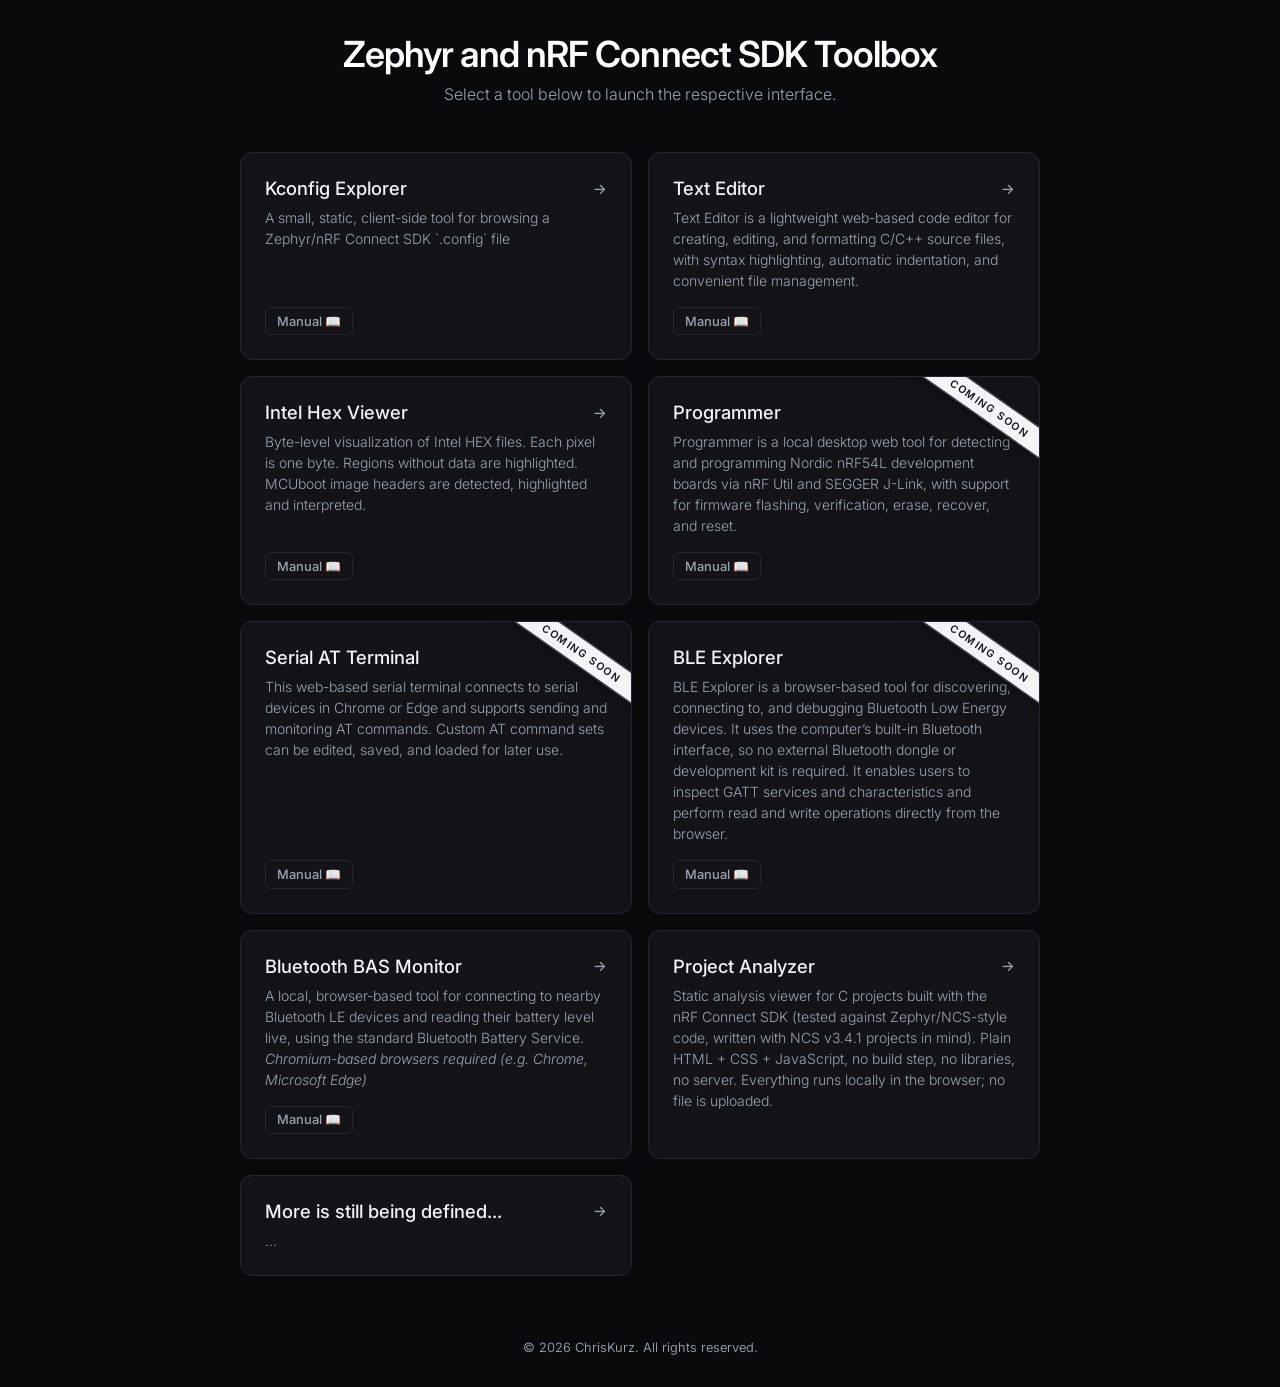
<file: index.html>
<!DOCTYPE html>
<html lang="en">
<head>
    <meta charset="UTF-8">
    <meta name="viewport" content="width=device-width, initial-scale=1.0">
    <title>Navigation Hub</title>
    <!-- Google Fonts for a clean, professional typography -->
    <link rel="preconnect" href="https://fonts.googleapis.com">
    <link rel="preconnect" href="https://fonts.gstatic.com" crossorigin>
    <link href="https://fonts.googleapis.com/css2?family=Inter:wght@300;400;500;600&display=swap" rel="stylesheet">
    
    <style>
        :root {
            --bg-color: #0a0a0c;
            --card-bg: #141418;
            --card-hover: #1c1c24;
            --border-color: #262630;
            --text-primary: #f4f4f6;
            --text-secondary: #9ca3af;
            --accent-color: #ffffff;
            --accent-glow: rgba(255, 255, 255, 0.05);
        }

        * {
            margin: 0;
            padding: 0;
            box-sizing: border-box;
        }

        body {
            font-family: 'Inter', sans-serif;
            background-color: var(--bg-color);
            color: var(--text-primary);
            min-height: 100vh;
            display: flex;
            flex-direction: column;
            justify-content: space-between;
            padding: 2rem;
        }

        header {
            max-width: 800px;
            width: 100%;
            margin: 0 auto 3rem auto;
            text-align: center;
        }

        header h1 {
            font-size: 2.25rem;
            font-weight: 600;
            letter-spacing: -0.025em;
            margin-bottom: 0.5rem;
            color: var(--accent-color);
        }

        header p {
            color: var(--text-secondary);
            font-size: 1rem;
            font-weight: 300;
        }

        main {
            max-width: 800px;
            width: 100%;
            margin: 0 auto;
            flex: 1;
        }

        .link-grid {
            display: grid;
            grid-template-columns: 1fr;
            gap: 1rem;
        }

        @media (min-width: 640px) {
            .link-grid {
                grid-template-columns: repeat(2, 1fr);
            }
        }

        .link-card {
            background-color: var(--card-bg);
            border: 1px solid var(--border-color);
            border-radius: 12px;
            padding: 1.5rem;
            text-decoration: none;
            color: inherit;
            display: flex;
            flex-direction: column;
            justify-content: space-between;
            transition: all 0.25s ease;
            position: relative;
            overflow: hidden;
        }

        .card-main-link {
            text-decoration: none;
            color: inherit;
            display: block;
        }

        .link-card:hover {
            background-color: var(--card-hover);
            border-color: #404050;
            transform: translateY(-3px);
            box-shadow: 0 10px 30px var(--accent-glow);
        }


        .coming-soon {
            cursor: pointer;
        }

        .coming-soon-badge {
            position: absolute;
            top: 1.1rem;
            right: -2.6rem;
            transform: rotate(35deg);
            padding: 0.35rem 2.7rem;
            background: var(--text-primary);
            color: var(--card-bg);
            border: 1px solid var(--border-color);
            font-size: 0.65rem;
            font-weight: 600;
            letter-spacing: 0.12em;
            text-transform: uppercase;
            box-shadow: 0 4px 12px rgba(0, 0, 0, 0.3);
            z-index: 2;
            pointer-events: none;
        }

        .coming-soon:hover {
            background-color: var(--card-hover);
            border-color: #404050;
            transform: translateY(-3px);
            box-shadow: 0 10px 30px var(--accent-glow);
        }

        .card-content h2 {
            font-size: 1.15rem;
            font-weight: 500;
            margin-bottom: 0.5rem;
            color: var(--text-primary);
            display: flex;
            align-items: center;
            justify-content: space-between;
        }

        .card-content h2 span {
            font-size: 0.9rem;
            color: var(--text-secondary);
            transition: transform 0.2s ease;
        }

        .link-card:hover .card-content h2 span {
            transform: translateX(4px);
            color: var(--accent-color);
        }

        .card-content p {
            font-size: 0.875rem;
            color: var(--text-secondary);
            line-height: 1.5;
            font-weight: 300;
        }

        .manual-link {
            display: inline-flex;
            align-items: center;
            gap: 0.35rem;
            margin-top: 1rem;
            font-size: 0.8rem;
            font-weight: 500;
            color: var(--text-secondary);
            text-decoration: none;
            border: 1px solid var(--border-color);
            border-radius: 6px;
            padding: 0.35rem 0.7rem;
            width: fit-content;
            transition: all 0.2s ease;
            position: relative;
            z-index: 3;
        }

        .manual-link:hover {
            color: var(--accent-color);
            border-color: #404050;
            background-color: rgba(255, 255, 255, 0.05);
        }

        footer {
            text-align: center;
            margin-top: 4rem;
            color: var(--text-secondary);
            font-size: 0.8rem;
            font-weight: 350;
        }
    </style>
</head>
<body>

    <header>
        <h1>Zephyr and nRF Connect SDK Toolbox</h1>
        <p>Select a tool below to launch the respective interface.</p>
    </header>

    <main>
        <div class="link-grid">
            <!-- Link Item 1 -->
            <div class="link-card">
                <a href="kconfigExplorer/index.html" class="card-main-link">
                    <div class="card-content">
                        <h2>Kconfig Explorer <span>&rarr;</span></h2>
                        <p>A small, static, client-side tool for browsing a Zephyr/nRF Connect SDK `.config` file </p>
                    </div>
                </a>
                <a href="kconfigExplorer/manual.html" class="manual-link">Manual &#128214;</a>
            </div>

            <!-- Link Item 2 -->
            <div class="link-card">
                <a href="textEditor/index.html" class="card-main-link">
                    <div class="card-content">
                        <h2>Text Editor <span>&rarr;</span></h2>
                        <p>Text Editor is a lightweight web-based code editor for creating, editing, and formatting C/C++ source files, with syntax highlighting, automatic indentation, and convenient file management. </p>
                    </div>
                </a>
                <a href="textEditor/manual.html" class="manual-link">Manual &#128214;</a>
            </div>

            <!-- Link Item 3 -->
            <div class="link-card">
                <a href="intelHexViewer/index.html" class="card-main-link">
                    <div class="card-content">
                        <h2>Intel Hex Viewer <span>&rarr;</span></h2>
                        <p>Byte-level visualization of Intel HEX files. Each pixel is one byte. Regions without data are highlighted. MCUboot image headers are detected, highlighted and interpreted.</p>
                    </div>
                </a>
                <a href="intelHexViewer/manual.html" class="manual-link">Manual &#128214;</a>
            </div>

            <!-- Link Item 4 -->
            <div class="link-card coming-soon" aria-label="Programmer — Coming Soon">
                <span class="coming-soon-badge">Coming Soon</span>
                <a href="programmer/index.html" class="card-main-link">
                    <div class="card-content">
                        <h2>Programmer <span>&rarr;</span></h2>
                        <p>Programmer is a local desktop web tool for detecting and programming Nordic nRF54L development boards via nRF Util and SEGGER J-Link, with support for firmware flashing, verification, erase, recover, and reset. </p>
                    </div>
                </a>
                <a href="programmer/index.html" class="manual-link">Manual &#128214;</a>
            </div>

            <!-- Link Item 5 -->
            <div class="link-card coming-soon" aria-label="Serial AT Terminal — Coming Soon">
                <span class="coming-soon-badge">Coming Soon</span>
                <a href="serialATTerminal/index.html" class="card-main-link">
                    <div class="card-content">
                        <h2>Serial AT Terminal <span>&rarr;</span></h2>
                        <p>This web-based serial terminal connects to serial devices in Chrome or Edge and supports sending and monitoring AT commands. Custom AT command sets can be edited, saved, and loaded for later use.</p>
                    </div>
                </a>
                <a href="serialATTerminal/index.html" class="manual-link">Manual &#128214;</a>
            </div>

            <!-- Link Item 6 -->
            <div class="link-card coming-soon" aria-label="BLE Explorer — Coming Soon">
                <span class="coming-soon-badge">Coming Soon</span>
                <a href="bleExplorer/index.html" class="card-main-link">
                    <div class="card-content">
                        <h2>BLE Explorer <span>&rarr;</span></h2>
                        <p>BLE Explorer is a browser-based tool for discovering, connecting to, and debugging Bluetooth Low Energy devices. It uses the computer’s built-in Bluetooth interface, so no external Bluetooth dongle or development kit is required. It enables users to inspect GATT services and characteristics and perform read and write operations directly from the browser. </p>
                    </div>
                </a>
                <a href="bleExplorer/index.html" class="manual-link">Manual &#128214;</a>
            </div>

            <!-- Link Item 7 -->
            <div class="link-card">
                <a href="BAS-monitor/index.html" class="card-main-link">
                    <div class="card-content">
                        <h2>Bluetooth BAS Monitor <span>&rarr;</span></h2>
                        <p>A local, browser-based tool for connecting to nearby Bluetooth LE devices and reading their battery level live, using the standard Bluetooth Battery Service. </p>
                        <p><i>Chromium-based browsers required (e.g. Chrome, Microsoft Edge)</i></p>
                    </div>
                </a>
                <a href="BAS-monitor/manual.html" class="manual-link">Manual &#128214;</a>
            </div>

            <!-- Link Item 8 -->
            <div class="link-card">
                <a href="projectAnalyzer/index.html" class="card-main-link">
                    <div class="card-content">
                        <h2>Project Analyzer <span>&rarr;</span></h2>
                        <p>Static analysis viewer for C projects built with the nRF Connect SDK (tested against Zephyr/NCS-style code, written with NCS v3.4.1 projects in mind). Plain HTML + CSS + JavaScript, no build step, no libraries, no server. Everything runs locally in the browser; no file is uploaded.
</p>
                    </div>
                </a>
<!--                <a href="BAS-monitor/manual.html" class="manual-link">Manual &#128214;</a>  -->
            </div>
           


            <!-- Link Item - more to come -->
            <a href="index.html" class="link-card">
                <div class="card-content">
                    <h2>More is still being defined... <span>&rarr;</span></h2>
                    <p>...</p>
                </div>
            </a>

        </div>
    </main>

    <footer>
        <p>&copy; 2026 ChrisKurz. All rights reserved.</p>
    </footer>

</body>
</html>
</file>
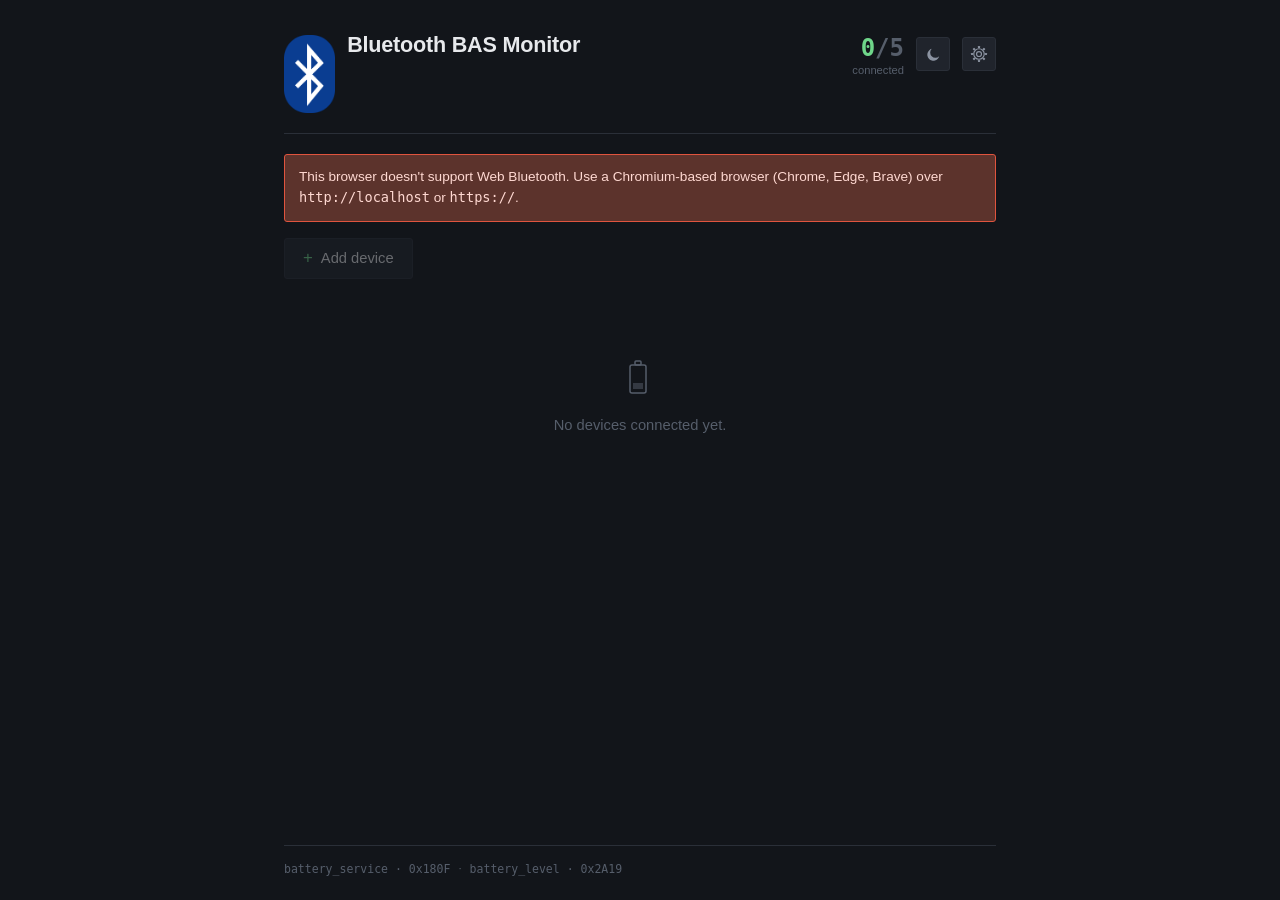
<file: BAS-monitor/index.html>
<!DOCTYPE html>
<html lang="en">
<head>
<meta charset="UTF-8">
<meta name="viewport" content="width=device-width, initial-scale=1.0">
<title>Battery Monitor</title>
<link rel="stylesheet" href="style.css">
</head>
<body>

<div class="frame">

  <header class="panel-header">
    <div class="header-title">
      <img class="logo" src="bluetooth-logo.png" alt="Bluetooth logo" aria-hidden="true">
      <div>
        <h1>Bluetooth BAS Monitor</h1>
        <p class="subtitle" id="appSubtitle"></p>
      </div>
    </div>
    <div class="header-actions">
      <div class="slot-counter">
        <span class="mono slot-count" id="slotCount">0</span><span class="mono slot-max">/5</span>
        <span class="slot-label">connected</span>
      </div>
      <button id="themeToggleBtn" class="icon-btn" title="Switch to light mode" aria-label="Toggle light/dark theme">
        <svg width="17" height="17" viewBox="0 0 24 24" fill="none">
          <path d="M20 14.5A8.5 8.5 0 1 1 9.5 4a7 7 0 1 0 10.5 10.5Z" fill="currentColor"/>
        </svg>
      </button>
      <button id="settingsBtn" class="icon-btn" title="Settings" aria-label="Open settings">
        <svg width="18" height="18" viewBox="0 0 24 24" fill="none">
          <circle cx="12" cy="12" r="3.3" stroke="currentColor" stroke-width="1.6"/>
          <circle cx="12" cy="12" r="7" stroke="currentColor" stroke-width="1.6"/>
          <g fill="currentColor">
            <rect x="10.6" y="1.3" width="2.8" height="2.8" rx="0.6"/>
            <rect x="10.6" y="1.3" width="2.8" height="2.8" rx="0.6" transform="rotate(45 12 12)"/>
            <rect x="10.6" y="1.3" width="2.8" height="2.8" rx="0.6" transform="rotate(90 12 12)"/>
            <rect x="10.6" y="1.3" width="2.8" height="2.8" rx="0.6" transform="rotate(135 12 12)"/>
            <rect x="10.6" y="1.3" width="2.8" height="2.8" rx="0.6" transform="rotate(180 12 12)"/>
            <rect x="10.6" y="1.3" width="2.8" height="2.8" rx="0.6" transform="rotate(225 12 12)"/>
            <rect x="10.6" y="1.3" width="2.8" height="2.8" rx="0.6" transform="rotate(270 12 12)"/>
            <rect x="10.6" y="1.3" width="2.8" height="2.8" rx="0.6" transform="rotate(315 12 12)"/>
          </g>
        </svg>
      </button>
    </div>
  </header>

  <div id="unsupportedBanner" class="banner banner-danger" hidden>
    This browser doesn't support Web Bluetooth. Use a Chromium-based browser (Chrome, Edge, Brave) over
    <span class="mono">http://localhost</span> or <span class="mono">https://</span>.
  </div>

  <div id="statusBar" class="status-bar" hidden></div>

  <main class="board">
    <div class="board-controls">
      <button id="addDeviceBtn" class="btn-add">
        <span class="btn-add-icon">+</span><span id="addBtnLabel">Add device</span>
      </button>
      <p class="hint" id="addHint"></p>
    </div>

    <div id="emptyState" class="empty-state">
      <div class="empty-glyph" aria-hidden="true">
        <svg width="40" height="40" viewBox="0 0 40 40" fill="none">
          <rect x="10" y="6" width="16" height="28" rx="2" stroke="currentColor" stroke-width="1.5"/>
          <rect x="15" y="2" width="6" height="4" rx="1" stroke="currentColor" stroke-width="1.5"/>
          <rect x="13" y="24" width="10" height="6" fill="currentColor" opacity="0.5"/>
        </svg>
      </div>
      <p>No devices connected yet.</p>
      <p class="empty-sub" id="emptySub"></p>
    </div>

    <ul id="deviceList" class="device-list" hidden></ul>
  </main>

  <footer class="panel-footer">
    <span class="mono">battery_service · 0x180F</span>
    <span class="dot-sep">·</span>
    <span class="mono">battery_level · 0x2A19</span>
  </footer>

</div>

<div id="settingsOverlay" class="overlay" hidden>
  <div class="settings-panel" role="dialog" aria-modal="true" aria-labelledby="settingsTitle">
    <div class="settings-header">
      <h2 id="settingsTitle">Settings</h2>
      <button id="settingsCloseBtn" class="icon-btn" aria-label="Close settings">
        <svg width="16" height="16" viewBox="0 0 24 24" fill="none">
          <path d="M5 5l14 14M19 5L5 19" stroke="currentColor" stroke-width="1.8" stroke-linecap="round"/>
        </svg>
      </button>
    </div>

    <div class="settings-field">
      <div class="settings-field-label">
        <label for="prefixInput">Device name prefix</label>
      </div>
      <input type="text" id="prefixInput" class="mono" placeholder="e.g. BAS_ (leave blank for no filter)">
      <p class="settings-hint">Only devices whose name starts with this text appear in the picker. Clear it to show every nearby Bluetooth LE device instead.</p>
    </div>

    <div class="settings-field">
      <div class="settings-field-label">
        <label for="maxDevicesInput">Maximum connected devices</label>
        <span class="mono settings-value" id="maxDevicesValue">5</span>
      </div>
      <input type="range" id="maxDevicesInput" min="1" max="20" step="1" value="5">
      <p class="settings-hint">How many devices can be connected at the same time. 1&ndash;20.</p>
    </div>

    <div class="settings-field">
      <div class="settings-field-label">
        <label for="updateRateInput">Battery update rate</label>
        <span class="mono settings-value" id="updateRateValue">2.0s</span>
      </div>
      <input type="range" id="updateRateInput" min="300" max="10000" step="100" value="2000">
      <p class="settings-hint">How often each connected device is re-read for its battery level. 300ms&ndash;10s. Faster rates use more radio traffic and battery on both ends.</p>
    </div>

    <div class="settings-footer">
      <button id="settingsDoneBtn" class="btn-add">Done</button>
    </div>
  </div>
</div>

<script>
  function syncLogoHeight() {
    var logo = document.querySelector('.logo');
    var title = document.getElementById('appSubtitle') ? document.querySelector('.header-title h1') : null;
    if (logo && title) {
      var h = title.getBoundingClientRect().height;
      if (h > 0) {
        logo.style.height = h + 'px';
        logo.style.width = 'auto';
      }
    }
  }
  window.addEventListener('load', syncLogoHeight);
  window.addEventListener('resize', syncLogoHeight);
</script>
<script src="app.js"></script>
</body>
</html>
</file>
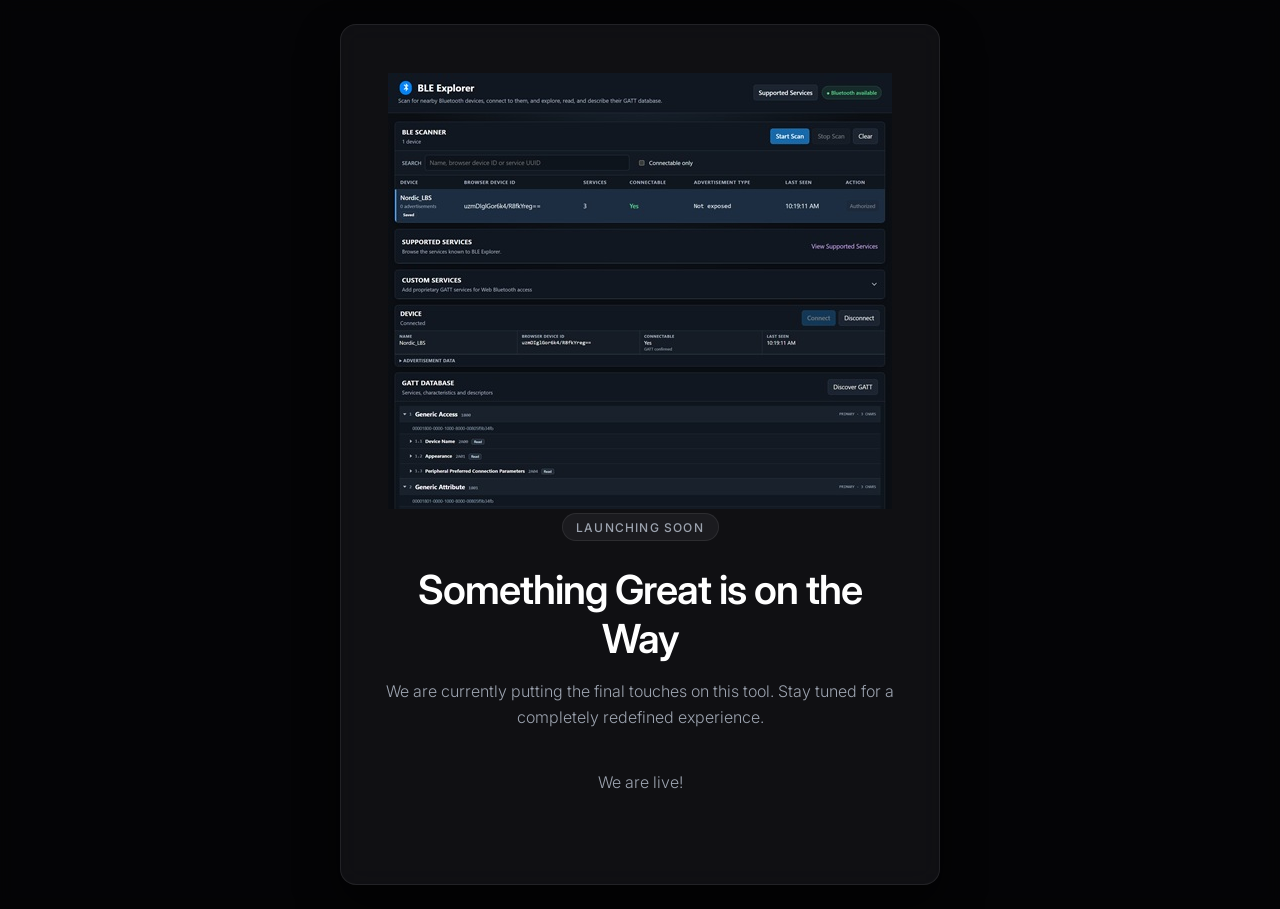
<file: bleExplorer/index.html>
<!DOCTYPE html>
<html lang="en">
<head>
    <meta charset="UTF-8">
    <meta name="viewport" content="width=device-width, initial-scale=1.0">
    <title>Coming Soon</title>
    <!-- Google Fonts for professional typography -->
    <link rel="preconnect" href="https://fonts.googleapis.com">
    <link rel="preconnect" href="https://fonts.gstatic.com" crossorigin>
    <link href="https://fonts.googleapis.com/css2?family=Inter:wght@300;400;500;600&display=swap" rel="stylesheet">
    
    <style>
        :root {
            --bg-color: #050507;
            --card-bg: rgba(20, 20, 25, 0.75);
            --border-color: rgba(255, 255, 255, 0.08);
            --text-primary: #f4f4f6;
            --text-secondary: #9ca3af;
            --accent-color: #ffffff;
        }

        * {
            margin: 0;
            padding: 0;
            box-sizing: border-box;
        }

        body {
            font-family: 'Inter', sans-serif;
            background-color: var(--bg-color);
            color: var(--text-primary);
            min-height: 100vh;
            display: flex;
            align-items: center;
            justify-content: center;
            position: relative;
            overflow-x: hidden;
            padding: 1.5rem;
        }

        /* Background Image with Dark Overlay */
        .bg-container {
            position: absolute;
            top: 0;
            left: 0;
            width: 100%;
            height: 100%;
            z-index: 1;
            /* Using a high-quality abstract dark tech background from Unsplash */
            background: url('https://images.unsplash.com/photo-1618005182384-a83a8bd57fbe?q=80&w=1920&auto=format&fit=crop') no-repeat center center;
            background-size: cover;
        }

        .bg-overlay {
            position: absolute;
            top: 0;
            left: 0;
            width: 100%;
            height: 100%;
            background: rgba(5, 5, 7, 0.85); /* Darkens the image to fit the black style */
            backdrop-filter: blur(8px); /* Soft glassmorphic blur */
            z-index: 2;
        }

        /* Main Content Box */
        .content-card {
            position: relative;
            z-index: 3;
            max-width: 600px;
            width: 100%;
            background-color: var(--card-bg);
            border: 1px solid var(--border-color);
            border-radius: 16px;
            padding: 3rem 2.5rem;
            text-align: center;
            box-shadow: 0 20px 40px rgba(0, 0, 0, 0.6);
            backdrop-filter: blur(12px);
        }

        .badge {
            display: inline-block;
            background: rgba(255, 255, 255, 0.05);
            border: 1px solid var(--border-color);
            padding: 0.35rem 0.85rem;
            border-radius: 50px;
            font-size: 0.75rem;
            font-weight: 500;
            letter-spacing: 0.1em;
            text-transform: uppercase;
            color: var(--text-secondary);
            margin-bottom: 1.5rem;
        }

        h1 {
            font-size: 2.5rem;
            font-weight: 600;
            letter-spacing: -0.025em;
            margin-bottom: 1rem;
            color: var(--accent-color);
        }

        p {
            color: var(--text-secondary);
            font-size: 1rem;
            font-weight: 300;
            line-height: 1.6;
            margin-bottom: 2.5rem;
        }

        /* Countdown Grid */
        .countdown {
            display: grid;
            grid-template-columns: repeat(4, 1fr);
            gap: 1rem;
            margin-bottom: 2.5rem;
        }

        .countdown-item {
            background: rgba(255, 255, 255, 0.02);
            border: 1px solid var(--border-color);
            padding: 1rem 0.5rem;
            border-radius: 10px;
        }

        .countdown-number {
            font-size: 1.75rem;
            font-weight: 600;
            color: var(--accent-color);
            margin-bottom: 0.2rem;
        }

        .countdown-label {
            font-size: 0.7rem;
            text-transform: uppercase;
            letter-spacing: 0.05em;
            color: var(--text-secondary);
        }

        /* Notify Form */
        .notify-form {
            display: flex;
            gap: 0.5rem;
            max-width: 450px;
            margin: 0 auto;
        }

        .notify-form input {
            flex: 1;
            background: rgba(255, 255, 255, 0.03);
            border: 1px solid var(--border-color);
            padding: 0.75rem 1rem;
            border-radius: 8px;
            color: var(--text-primary);
            font-family: inherit;
            font-size: 0.9rem;
            outline: none;
            transition: border-color 0.2s ease;
        }

        .notify-form input:focus {
            border-color: rgba(255, 255, 255, 0.3);
        }

        .notify-form input::placeholder {
            color: #6b7280;
        }

        .notify-form button {
            background: var(--accent-color);
            color: var(--bg-color);
            border: none;
            padding: 0.75rem 1.25rem;
            border-radius: 8px;
            font-family: inherit;
            font-weight: 500;
            font-size: 0.9rem;
            cursor: pointer;
            transition: opacity 0.2s ease, transform 0.1s ease;
        }

        .notify-form button:hover {
            opacity: 0.9;
        }

        .notify-form button:active {
            transform: scale(0.98);
        }

        @media (max-width: 540px) {
            .content-card {
                padding: 2rem 1.5rem;
            }
            h1 {
                font-size: 2rem;
            }
            .countdown {
                grid-template-columns: repeat(2, 1fr);
            }
            .notify-form {
                flex-direction: column;
            }
        }
    </style>
</head>
<body>

    <!-- Background Image & Overlay Layers -->
    <div class="bg-container"></div>
    <div class="bg-overlay"></div>

    <!-- Content Container -->
    <div class="content-card">
        <img src="screenshot.jpg" alt="screenshot">
        <span class="badge">Launching Soon</span>
        <h1>Something Great is on the Way</h1>
        <p>We are currently putting the final touches on this tool. Stay tuned for a completely redefined experience.</p>

        <!-- Live Countdown Timer (Target date is set 30 days into the future automatically) -->
        <div class="countdown" id="countdown">
            <div class="countdown-item">
                <div class="countdown-number" id="days">00</div>
                <div class="countdown-label">Days</div>
            </div>
            <div class="countdown-item">
                <div class="countdown-number" id="hours">00</div>
                <div class="countdown-label">Hours</div>
            </div>
            <div class="countdown-item">
                <div class="countdown-number" id="minutes">00</div>
                <div class="countdown-label">Minutes</div>
            </div>
            <div class="countdown-item">
                <div class="countdown-number" id="seconds">00</div>
                <div class="countdown-label">Seconds</div>
            </div>
        </div>

    </div>

<script>
    // Set your specific release date and time here (Format: YYYY-MM-DDTHH:MM:SS)
    const targetDate = new Date("2026-10-31T12:00:00").getTime();

    function updateCountdown() {
        const now = new Date().getTime();
        const distance = targetDate - now;

        if (distance < 0) {
            document.getElementById("countdown").innerHTML = "<p style='grid-column: span 4; margin:0;'>We are live!</p>";
            return;
        }

        const days = Math.floor(distance / (1000 * 60 * 60 * 24));
        const hours = Math.floor((distance % (1000 * 60 * 60 * 24)) / (1000 * 60 * 60));
        const minutes = Math.floor((distance % (1000 * 60 * 60)) / (1000 * 60));
        const seconds = Math.floor((distance % (1000 * 60)) / 1000);

        document.getElementById("days").innerText = String(days).padStart(2, '0');
        document.getElementById("hours").innerText = String(hours).padStart(2, '0');
        document.getElementById("minutes").innerText = String(minutes).padStart(2, '0');
        document.getElementById("seconds").innerText = String(seconds).padStart(2, '0');
    }

    // Run immediately and update every second
    updateCountdown();
    setInterval(updateCountdown, 1000);
</script>

</body>
</html>
</file>
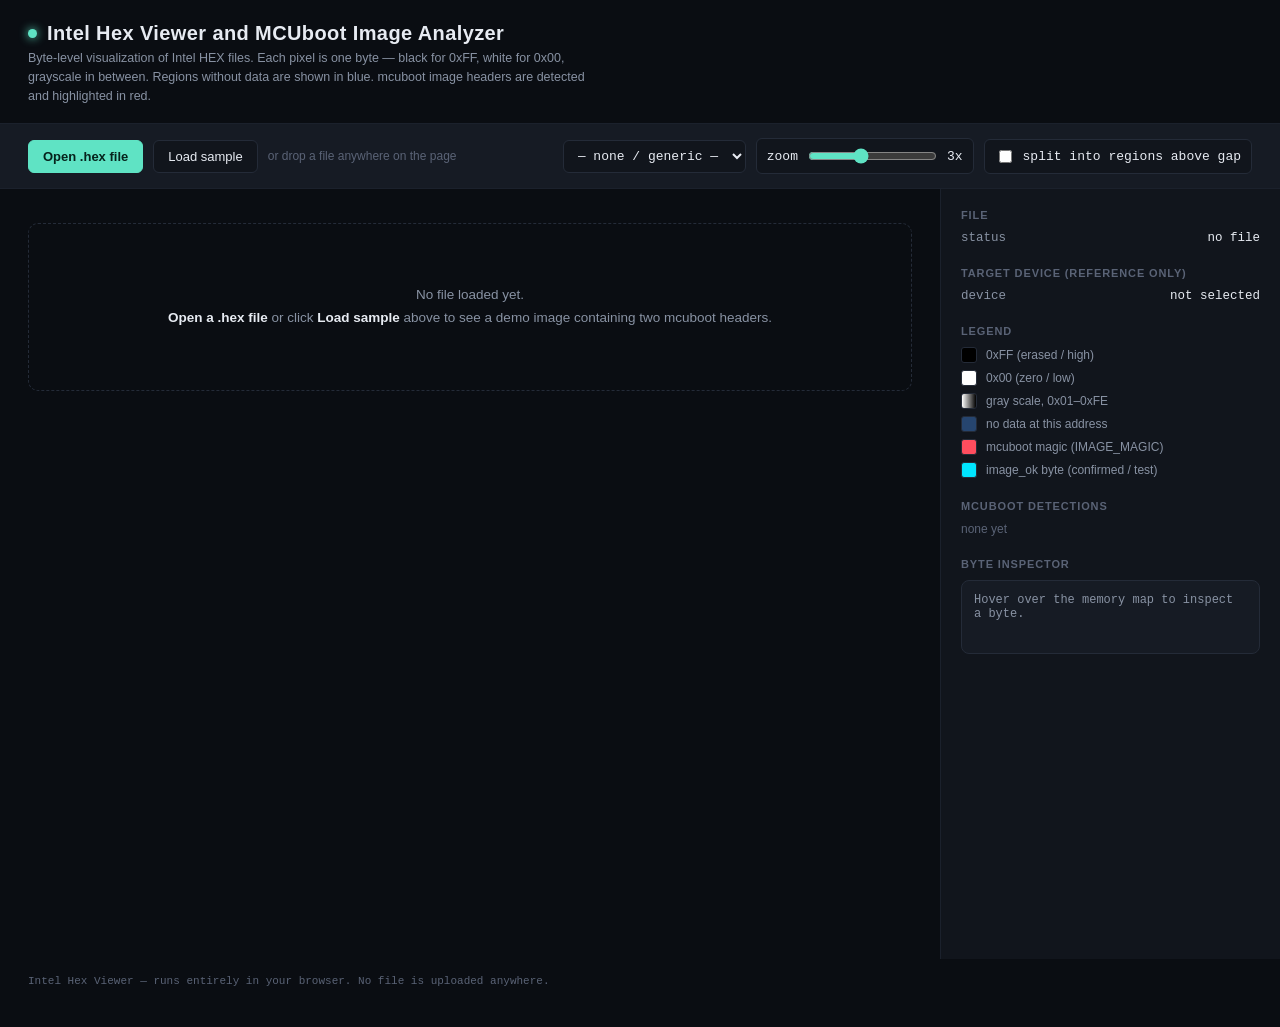
<file: intelHexViewer/index.html>
<!DOCTYPE html>
<html lang="en">
<head>
<meta charset="UTF-8">
<meta name="viewport" content="width=device-width, initial-scale=1.0">
<title>Intel Hex Viewer</title>
<style>
  :root{
    --bg:#0a0d12;
    --panel:#11151c;
    --panel-alt:#161b24;
    --border:#242b38;
    --border-soft:#1b212c;
    --text:#e7ebf2;
    --text-dim:#8892a3;
    --text-faint:#5a6376;
    --accent:#5fe3c4;
    --accent-dim:#2c6e60;
    --danger:#ff4d5e;
    --nodata:#26456f;
    --warn:#e6b34e;
    --mono: 'JetBrains Mono', 'SF Mono', ui-monospace, Menlo, Consolas, 'Courier New', monospace;
    --sans: -apple-system, 'Inter', 'Segoe UI', Roboto, Helvetica, Arial, sans-serif;
  }
  *{box-sizing:border-box;}
  html,body{margin:0;padding:0;background:var(--bg);color:var(--text);font-family:var(--sans);}
  body{min-height:100vh;}
  a{color:var(--accent);}

  header{
    padding:22px 28px 18px;
    border-bottom:1px solid var(--border-soft);
    display:flex; align-items:baseline; justify-content:space-between; gap:16px; flex-wrap:wrap;
  }
  header h1{
    font-size:20px; margin:0; letter-spacing:0.02em; font-weight:700;
    display:flex; align-items:center; gap:10px;
  }
  header h1 .dot{width:9px;height:9px;border-radius:50%;background:var(--accent);box-shadow:0 0 10px var(--accent);}
  header p{margin:4px 0 0; font-size:12.5px; color:var(--text-dim); max-width:560px; line-height:1.5;}

  .toolbar{
    padding:14px 28px; display:flex; gap:10px; align-items:center; flex-wrap:wrap;
    border-bottom:1px solid var(--border-soft); background:var(--panel-alt);
  }
  .btn{
    background:var(--panel); border:1px solid var(--border); color:var(--text);
    padding:8px 14px; border-radius:6px; font-size:13px; font-family:var(--sans);
    cursor:pointer; transition:border-color .15s, background .15s; display:inline-flex; align-items:center; gap:7px;
  }
  .btn:hover{border-color:var(--accent-dim); background:#141a23;}
  .btn.primary{background:var(--accent); color:#06231c; border-color:var(--accent); font-weight:600;}
  .btn.primary:hover{background:#7ceed4;}
  input[type=file]{display:none;}
  select, .zoomrow{
    background:var(--panel); border:1px solid var(--border); color:var(--text);
    padding:7px 10px; border-radius:6px; font-size:13px; font-family:var(--mono);
  }
  .zoomrow{display:flex; align-items:center; gap:8px;}
  .zoomrow input[type=range]{accent-color:var(--accent);}
  .drop-hint{font-size:12px; color:var(--text-faint);}
  .spacer{flex:1;}

  .layout{display:grid; grid-template-columns: 1fr 340px; gap:0; align-items:start;}
  @media (max-width: 900px){ .layout{grid-template-columns:1fr;} }

  main.pages{
    padding:24px 28px; overflow-x:auto;
  }
  .empty-state{
    color:var(--text-dim); font-size:13.5px; padding:60px 10px; text-align:center; line-height:1.7;
    border:1px dashed var(--border); border-radius:10px; margin-top:10px;
  }
  .empty-state b{color:var(--text);}

  .region-block{margin-bottom:30px;}
  .region-title{
    font-family:var(--mono); font-size:12.5px; color:var(--accent); margin-bottom:8px;
    display:flex; flex-direction:column; gap:2px;
  }
  .region-title .name{font-weight:600;}
  .region-title .tag{color:var(--text-faint); font-family:var(--sans); font-size:11.5px;}
  .pagegrid{display:flex; flex-wrap:wrap; gap:16px;}
  .pagewrap{position:relative; border:1px solid var(--border); border-radius:6px; padding:8px; background:#000;}
  .pagewrap .pagelabel{
    font-family:var(--mono); font-size:10.5px; color:var(--text-faint); margin-bottom:6px;
  }
  canvas.mem{
    display:block; image-rendering:pixelated; image-rendering:-moz-crisp-edges; cursor:crosshair;
  }
  .ring{
    position:absolute; border:2px solid var(--danger); border-radius:2px; pointer-events:none;
    box-shadow:0 0 6px var(--danger);
  }
  .ring.flash{animation:pulse 0.9s ease-in-out 2;}
  @keyframes pulse{ 0%,100%{outline:0 solid transparent;} 50%{outline:6px solid rgba(255,77,94,.35);} }

  aside{
    border-left:1px solid var(--border-soft); background:var(--panel);
    padding:20px 20px 60px; min-height:calc(100vh - 130px);
  }
  .side-section{margin-bottom:22px;}
  .side-section h2{
    font-size:11px; text-transform:uppercase; letter-spacing:0.08em; color:var(--text-faint);
    margin:0 0 10px; font-weight:600;
  }
  .kv{display:grid; grid-template-columns: auto 1fr; gap:4px 12px; font-size:12.5px; font-family:var(--mono);}
  .kv div.k{color:var(--text-dim);}
  .kv div.v{color:var(--text); text-align:right; word-break:break-all;}

  .legend-row{display:flex; align-items:center; gap:9px; font-size:12px; margin-bottom:7px; color:var(--text-dim);}
  .swatch{width:16px;height:16px;border-radius:3px;border:1px solid var(--border); flex:none;}

  .det-card{
    border:1px solid var(--border); border-radius:8px; padding:10px 12px; margin-bottom:10px;
    cursor:pointer; transition:border-color .15s; background:var(--panel-alt);
  }
  .det-card:hover{border-color:var(--danger);}
  .det-card .addr{font-family:var(--mono); font-size:12.5px; color:var(--danger); font-weight:600;}
  .det-card .ver{font-family:var(--mono); font-size:11.5px; color:var(--text-dim); margin-top:3px;}
  .det-card .incomplete{color:var(--warn); font-size:11px; margin-top:4px;}
  .det-card .fields{margin-top:8px; font-size:11px; font-family:var(--mono); color:var(--text-dim); line-height:1.6;}
  .det-card .fields b{color:var(--text);}

  .inspector{
    border:1px solid var(--border); border-radius:8px; padding:12px; font-family:var(--mono); font-size:12px;
    min-height:74px; color:var(--text-dim); background:var(--panel-alt);
  }
  .inspector .addr{color:var(--accent); font-size:13px; font-weight:600;}
  .inspector .role{color:var(--danger);}

  .warn-list{font-size:11.5px; color:var(--warn); font-family:var(--mono); line-height:1.6; max-height:160px; overflow-y:auto;}
  .warn-list div{margin-bottom:4px;}

  footer{padding:16px 28px 40px; font-size:11px; color:var(--text-faint); font-family:var(--mono);}
</style>
</head>
<body>

<header>
  <div>
    <h1><span class="dot"></span>Intel Hex Viewer and MCUboot Image Analyzer</h1>
    <p>Byte-level visualization of Intel HEX files. Each pixel is one byte — black for 0xFF, white for 0x00, grayscale in between. Regions without data are shown in blue. mcuboot image headers are detected and highlighted in red.</p>
  </div>
</header>

<div class="toolbar">
  <label class="btn primary" for="fileInput">Open .hex file</label>
  <input type="file" id="fileInput" accept=".hex,.ihex,.txt">
  <button class="btn" id="sampleBtn">Load sample</button>
  <button class="btn" id="downloadSampleBtn" style="display:none;">Download sample.hex</button>
  <button class="btn" id="clearBtn" style="display:none;">Clear</button>
  <span class="drop-hint">or drop a file anywhere on the page</span>
  <div class="spacer"></div>
  <select id="deviceSelect"></select>
  <div class="zoomrow">
    <span>zoom</span>
    <input type="range" id="zoom" min="1" max="6" step="1" value="3">
    <span id="zoomVal">3x</span>
  </div>
  <label class="zoomrow" style="cursor:pointer;">
    <input type="checkbox" id="splitRegionsChk" style="accent-color:var(--accent);">
    <span>split into regions above gap</span>
  </label>
  <div class="zoomrow" id="splitThresholdRow" style="display:none;">
    <input type="number" id="splitThresholdKb" min="1" step="1" value="2048" style="width:80px; background:transparent; border:none; color:var(--text); font-family:var(--mono); font-size:13px;">
    <span>KB</span>
  </div>
</div>

<div class="layout">
  <main class="pages" id="pagesRoot">
    <div class="empty-state" id="emptyState">
      No file loaded yet.<br>
      <b>Open a .hex file</b> or click <b>Load sample</b> above to see a demo image containing two mcuboot headers.
    </div>
  </main>

  <aside>
    <div class="side-section">
      <h2>File</h2>
      <div class="kv" id="fileStats">
        <div class="k">status</div><div class="v">no file</div>
      </div>
    </div>

    <div class="side-section">
      <h2>Target device (reference only)</h2>
      <div class="kv" id="deviceStats"></div>
    </div>

    <div class="side-section">
      <h2>Legend</h2>
      <div class="legend-row"><div class="swatch" style="background:#000;"></div>0xFF (erased / high)</div>
      <div class="legend-row"><div class="swatch" style="background:#fff;"></div>0x00 (zero / low)</div>
      <div class="legend-row"><div class="swatch" style="background:linear-gradient(90deg,#fff,#000);"></div>gray scale, 0x01–0xFE</div>
      <div class="legend-row"><div class="swatch" style="background:#26456f;"></div>no data at this address</div>
      <div class="legend-row"><div class="swatch" style="background:#ff4d5e;"></div>mcuboot magic (IMAGE_MAGIC)</div>
      <div class="legend-row"><div class="swatch" style="background:#00e5ff;"></div>image_ok byte (confirmed / test)</div>
    </div>

    <div class="side-section">
      <h2>mcuboot detections <span id="detCount" style="color:var(--text-faint);"></span></h2>
      <div id="detections" style="font-size:12px; color:var(--text-faint);">none yet</div>
    </div>

    <div class="side-section">
      <h2>Byte inspector</h2>
      <div class="inspector" id="inspector">Hover over the memory map to inspect a byte.</div>
    </div>

    <div class="side-section" id="warnSection" style="display:none;">
      <h2>Parser warnings</h2>
      <div class="warn-list" id="warnList"></div>
    </div>
  </aside>
</div>

<footer>Intel Hex Viewer — runs entirely in your browser. No file is uploaded anywhere.</footer>

<script>
/* =========================================================================
   1. DEVICE PROFILES (nRF54L series) — informational reference only.
      Sizes per Nordic Semiconductor product pages / datasheets.
   ========================================================================= */
/* nvm/ram = exact byte counts used for range checks against the loaded file.
   nvmLabel/ramLabel = the figure as Nordic publishes it (avoids e.g. showing
   1524 KiB / 1024 / 1024 = "1.49 MB" for a part that is marketed as 1.5 MB). */
const DEVICES = [
  {id:'none',    name:'— none / generic —', nvm:null, ram:null},
  {id:'l15',     name:'nRF54L15',     nvm:1524*1024, ram:256*1024, nvmLabel:'1.5 MB',  ramLabel:'256 KB'},
  {id:'l10',     name:'nRF54L10',     nvm:1024*1024, ram:192*1024, nvmLabel:'1 MB',    ramLabel:'192 KB'},
  {id:'l05',     name:'nRF54L05',     nvm:512*1024,  ram:96*1024,  nvmLabel:'0.5 MB',  ramLabel:'96 KB'},
  {id:'lm20a',   name:'nRF54LM20A',   nvm:2048*1024, ram:512*1024, nvmLabel:'2 MB',    ramLabel:'512 KB'},
  {id:'lm20b',   name:'nRF54LM20B',   nvm:2048*1024, ram:512*1024, nvmLabel:'2 MB',    ramLabel:'512 KB'},
  {id:'ls05a',   name:'nRF54LS05A',   nvm:512*1024,  ram:64*1024,  nvmLabel:'0.5 MB',  ramLabel:'64 KB'},
  {id:'ls05b',   name:'nRF54LS05B',   nvm:512*1024,  ram:96*1024,  nvmLabel:'0.5 MB',  ramLabel:'96 KB'},
  {id:'lv10a',   name:'nRF54LV10A',   nvm:1024*1024, ram:192*1024, nvmLabel:'1 MB',    ramLabel:'192 KB'},
];
const deviceSelect = document.getElementById('deviceSelect');
DEVICES.forEach(d=>{
  const o = document.createElement('option');
  o.value = d.id; o.textContent = d.name;
  deviceSelect.appendChild(o);
});

/* =========================================================================
   2. INTEL HEX PARSER
   ========================================================================= */
function parseIntelHex(text) {
  const lines = text.split(/\r\n|\r|\n/).map(l=>l.trim()).filter(l=>l.length);
  const segments = [];
  let extLinear = 0, extSeg = 0, startLinear = null, startSeg = null, eof = false;
  const warnings = [];
  const typeCounts = {};
  let lineNo = 0;
  for (const line of lines) {
    lineNo++;
    if (!line.startsWith(':')) { warnings.push(`Line ${lineNo}: ignored (does not start with ':')`); continue; }
    const hexBody = line.slice(1);
    if (hexBody.length < 10 || hexBody.length % 2 !== 0 || /[^0-9a-fA-F]/.test(hexBody)) {
      warnings.push(`Line ${lineNo}: malformed record`); continue;
    }
    const raw = [];
    for (let i=0;i<hexBody.length;i+=2) raw.push(parseInt(hexBody.substr(i,2),16));
    const len = raw[0], addrHi = raw[1], addrLo = raw[2], type = raw[3];
    if (raw.length !== len + 5) { warnings.push(`Line ${lineNo}: length field does not match record size`); continue; }
    const data = raw.slice(4, 4+len);
    const checksum = raw[4+len];
    const sum = raw.slice(0, 4+len).reduce((a,b)=>a+b,0);
    const calcChecksum = (0x100 - (sum & 0xFF)) & 0xFF;
    if (checksum !== calcChecksum) warnings.push(`Line ${lineNo}: checksum mismatch (file may be corrupted)`);
    typeCounts[type] = (typeCounts[type]||0)+1;
    const addr16 = (addrHi<<8)|addrLo;
    switch(type) {
      case 0: segments.push({addr: extLinear + extSeg + addr16, data: Uint8Array.from(data)}); break;
      case 1: eof = true; break;
      case 2: extSeg = ((data[0]<<8)|data[1]) << 4; break;
      case 3: startSeg = {cs:(data[0]<<8)|data[1], ip:(data[2]<<8)|data[3]}; break;
      case 4: extLinear = ((data[0]<<8)|data[1]) << 16; extSeg = 0; break;
      case 5: startLinear = ((data[0]<<24)|(data[1]<<16)|(data[2]<<8)|data[3])>>>0; break;
      default: warnings.push(`Line ${lineNo}: unknown record type ${type}`);
    }
  }
  if (!eof) warnings.push('No EOF record (:00000001FF) found — file may be truncated');
  if (!segments.length) return {segments:[], warnings: warnings.concat(['No data records found in file'])};
  return {segments, startLinear, startSeg, warnings, typeCounts, eof};
}

/* Group raw segments into contiguous "regions". By default everything is
   kept in a single region (safest / simplest view). If the user enables
   region splitting, segments whose gap exceeds the configured threshold are
   treated as separate regions instead — useful for a HEX file that mixes
   e.g. main flash at 0x0 with a UICR-style area at a far-away address,
   so the tool doesn't build one gigantic sparse array to bridge the gap. */
const REGION_HARD_CAP = 8 * 1024 * 1024; // 8MB safety cap per region

function buildRegions(segments, mergeGapBytes) {
  const threshold = (mergeGapBytes == null) ? Infinity : mergeGapBytes;
  const sorted = segments.slice().sort((a,b)=>a.addr-b.addr);
  const regions = [];
  let cur = null;
  for (const s of sorted) {
    const segStart = s.addr, segEnd = s.addr + s.data.length - 1;
    if (!cur) {
      cur = {min:segStart, max:segEnd, segs:[s]};
    } else if (segStart - cur.max <= threshold) {
      cur.max = Math.max(cur.max, segEnd);
      cur.segs.push(s);
    } else {
      regions.push(cur);
      cur = {min:segStart, max:segEnd, segs:[s]};
    }
  }
  if (cur) regions.push(cur);

  const warnings = [];
  const out = [];
  for (const r of regions) {
    const size = r.max - r.min + 1;
    if (size > REGION_HARD_CAP) {
      warnings.push(`Region 0x${r.min.toString(16)}–0x${r.max.toString(16)} is ${fmtBytes(size)}, exceeding the ${fmtBytes(REGION_HARD_CAP)} display cap — skipped. Try enabling "split into regions" with a smaller threshold to break this up.`);
      continue;
    }
    const bytes = new Uint8Array(size);
    const hasData = new Uint8Array(size);
    for (const s of r.segs) {
      const off = s.addr - r.min;
      bytes.set(s.data, off);
      hasData.fill(1, off, off + s.data.length);
    }
    out.push({minAddr:r.min, maxAddr:r.max, size, bytes, hasData});
  }
  return {regions: out, warnings};
}

/* =========================================================================
   3. MCUBOOT IMAGE HEADER DETECTION
      struct image_header (mcuboot bootutil/image.h), 32 bytes, little-endian:
      magic(4) load_addr(4) hdr_size(2) protect_tlv_size(2) img_size(4)
      flags(4) ver_major(1) ver_minor(1) ver_revision(2) ver_build_num(4) pad(4)
   ========================================================================= */
const MCUBOOT_MAGIC = [0x3D,0xB8,0xF3,0x96]; // little-endian bytes of 0x96f3b83d
const HEADER_SIZE = 32;
const KNOWN_FLAGS = [
  [0x00000001, 'PIC'],
  [0x00000004, 'ENCRYPTED_AES128'],
  [0x00000008, 'ENCRYPTED_AES256'],
  [0x00000010, 'NON_BOOTABLE'],
  [0x00000020, 'RAM_LOAD'],
  [0x00000100, 'ROM_FIXED'],
];

function findMcubootHeaders(bytes, hasData) {
  const out = [];
  const n = bytes.length;
  for (let i=0; i<=n-4; i++) {
    if (hasData[i] && hasData[i+1] && hasData[i+2] && hasData[i+3] &&
        bytes[i]===MCUBOOT_MAGIC[0] && bytes[i+1]===MCUBOOT_MAGIC[1] &&
        bytes[i+2]===MCUBOOT_MAGIC[2] && bytes[i+3]===MCUBOOT_MAGIC[3]) {
      let complete = i + HEADER_SIZE <= n;
      if (complete) for (let k=0;k<HEADER_SIZE;k++) if (!hasData[i+k]) { complete=false; break; }
      let header = null;
      if (complete) {
        const dv = new DataView(bytes.buffer, bytes.byteOffset + i, HEADER_SIZE);
        header = {
          loadAddr: dv.getUint32(4, true),
          hdrSize: dv.getUint16(8, true),
          protectTlvSize: dv.getUint16(10, true),
          imgSize: dv.getUint32(12, true),
          flags: dv.getUint32(16, true),
          verMajor: dv.getUint8(20),
          verMinor: dv.getUint8(21),
          verRevision: dv.getUint16(22, true),
          verBuild: dv.getUint32(24, true),
        };
      }
      out.push({offset:i, complete, header});
    }
  }
  return out;
}

/* Real image headers are followed immediately (at offset hdr_size + img_size)
   by a TLV info structure, which starts with one of these 16-bit magic
   values. This is a strong signal that distinguishes a genuine mcuboot
   image from a coincidental 4-byte match — e.g. mcuboot's own bootloader
   binary embeds the IMAGE_MAGIC constant as a literal (to compare against
   when validating images), which matches the byte pattern but is not
   itself an image header. */
const IMAGE_TLV_INFO_MAGIC = 0x6907;
const IMAGE_TLV_PROT_INFO_MAGIC = 0x6908;

function classifyDetection(det, region) {
  if (!det.complete || !det.header) {
    return {level:'incomplete', reasons:['not enough contiguous data to decode the 32-byte header']};
  }
  const h = det.header;
  const reasons = [];
  let hardFail = false;

  if (h.hdrSize < HEADER_SIZE || h.hdrSize > 4096) {
    hardFail = true; reasons.push(`hdr_size (${h.hdrSize}) is outside the plausible range (32–4096 bytes)`);
  }
  if (h.imgSize === 0) {
    hardFail = true; reasons.push('img_size is 0');
  }
  const knownMask = KNOWN_FLAGS.reduce((m,[bit])=>m|bit, 0);
  if ((h.flags & ~knownMask) !== 0) {
    hardFail = true; reasons.push(`flags (0x${h.flags.toString(16).padStart(8,'0')}) use bits outside the currently defined IMAGE_F_* set`);
  }
  const imageEnd = det.offset + h.hdrSize + h.imgSize;
  if (imageEnd > region.size) {
    hardFail = true; reasons.push('declared image (hdr_size + img_size) runs past the end of the available data');
  }

  if (hardFail) return {level:'unlikely', reasons};

  let tlvOk = false;
  if (imageEnd + 4 <= region.size) {
    let has = true;
    for (let k=0;k<4;k++) if (!region.hasData[imageEnd+k]) { has = false; break; }
    if (has) {
      const tlvMagic = region.bytes[imageEnd] | (region.bytes[imageEnd+1] << 8);
      tlvOk = (tlvMagic === IMAGE_TLV_INFO_MAGIC || tlvMagic === IMAGE_TLV_PROT_INFO_MAGIC);
    }
  }
  if (tlvOk) return {level:'confirmed', reasons:['TLV info magic found right after the image payload (hdr_size + img_size)']};
  reasons.push('no TLV info magic found right after hdr_size + img_size — could be a real but truncated image, or a coincidental match');
  return {level:'plausible', reasons};
}

/* mcuboot image trailer (written at the end of a slot, so only present in a
   HEX file if it covers the full slot). Layout, per mcuboot's design.md:
     ... swap_info (1 field, write-size aligned) ...
     ... copy_done (1 field, write-size aligned) ...
     ... image_ok  (1 field, write-size aligned) ...
     MAGIC (16 bytes total, BOOT_MAGIC_SZ)
   image_ok: 0x01 = confirmed, 0xFF (or erased/unwritten) = not confirmed (test/pending).

   The 16-byte MAGIC itself has two possible encodings, from mcuboot's
   bootutil_public.c (union boot_img_magic_t):
     - When the flash write-size (BOOT_MAX_ALIGN) is exactly 8: a fixed
       16-byte constant (the "classic" magic).
     - For any other write-size (1, 2, 4, 16, 32, ...): the first 2 bytes
       encode the write-size itself (little-endian), followed by a fixed
       14-byte suffix. This is what modern parts with larger write
       granularity — e.g. nRF54L RRAM at 16 bytes — actually use.
   Crucially, this means the write-size (and therefore the exact byte
   offset of the image_ok field before the magic) can be read directly
   from the trailer itself in the second case, instead of being guessed. */
const TRAILER_MAGIC_CLASSIC = [0x77,0xC2,0x95,0xF3,0x60,0xD2,0xEF,0x7F,0x35,0x52,0x50,0x0F,0x2C,0xB6,0x79,0x80]; // write-size == 8
const TRAILER_MAGIC_SUFFIX  = [0x2D,0xE1,0x5D,0x29,0x41,0x0B,0x8D,0x77,0x67,0x9C,0x11,0x0F,0x1F,0x8A]; // write-size != 8, preceded by 2-byte write-size
const PLAUSIBLE_WRITE_SIZES = [1,2,4,8,16,32,64];

function trailerStatusFromImageOk(bytes, hasData, idx) {
  if (idx < 0) return 'unknown';
  if (!hasData[idx]) return 'test'; // unwritten/erased reads as not-confirmed too
  if (bytes[idx] === 0x01) return 'confirmed';
  if (bytes[idx] === 0xFF) return 'test';
  return 'unknown';
}

function findMcubootTrailers(bytes, hasData) {
  const out = [];
  const n = bytes.length;
  for (let i=0; i<=n-16; i++) {
    let classicMatch = true;
    for (let k=0;k<16;k++) { if (!hasData[i+k] || bytes[i+k]!==TRAILER_MAGIC_CLASSIC[k]) { classicMatch=false; break; } }
    if (classicMatch) {
      const writeSize = 8;
      const idx = i - writeSize;
      out.push({offset:i, writeSize, probedOffset:writeSize, status: trailerStatusFromImageOk(bytes, hasData, idx), format:'classic'});
      continue;
    }
    if (!hasData[i] || !hasData[i+1]) continue;
    let suffixMatch = true;
    for (let k=0;k<14;k++) { if (!hasData[i+2+k] || bytes[i+2+k]!==TRAILER_MAGIC_SUFFIX[k]) { suffixMatch=false; break; } }
    if (!suffixMatch) continue;
    const writeSize = bytes[i] | (bytes[i+1] << 8);
    if (!PLAUSIBLE_WRITE_SIZES.includes(writeSize)) continue; // reject if the "write-size" field doesn't look real
    const idx = i - writeSize;
    out.push({offset:i, writeSize, probedOffset:writeSize, status: trailerStatusFromImageOk(bytes, hasData, idx), format:'sized'});
  }
  return out;
}

/* Match a decoded image header to the nearest trailer that follows it
   (within the header's own declared img area, with some slack for TLVs),
   so the sidebar can show "confirmed" / "test" / "unknown" per image.
   Matching is done in absolute address space across ALL regions, not just
   the header's own region: a swap trailer sits at the end of a flash slot,
   often far from the header at the slot's start, so enabling region
   splitting can easily put them in different regions — the two are still
   part of the same image and must be matched regardless of that grouping. */
function trailerStatusForHeader(headerGlobalAddr, imageEndGlobal, allTrailersGlobal) {
  let best = null;
  for (const t of allTrailersGlobal) {
    if (t.globalAddr >= imageEndGlobal) {
      if (!best || t.globalAddr < best.globalAddr) best = t;
    }
  }
  if (!best) {
    for (const t of allTrailersGlobal) {
      if (t.globalAddr > headerGlobalAddr) { if (!best || t.globalAddr < best.globalAddr) best = t; }
    }
  }
  return best;
}

function headerFieldAt(det, offsetIntoRegion) {
  const rel = offsetIntoRegion - det.offset;
  if (rel < 0 || rel >= HEADER_SIZE) return null;
  if (rel < 4) return 'ih_magic';
  if (rel < 8) return 'ih_load_addr';
  if (rel < 10) return 'ih_hdr_size';
  if (rel < 12) return 'ih_protect_tlv_size';
  if (rel < 16) return 'ih_img_size';
  if (rel < 20) return 'ih_flags';
  if (rel < 21) return 'ih_ver.major';
  if (rel < 22) return 'ih_ver.minor';
  if (rel < 24) return 'ih_ver.revision';
  if (rel < 28) return 'ih_ver.build_num';
  return 'pad1';
}

/* =========================================================================
   4. SAMPLE FILE GENERATOR
      Builds a synthetic memory image with an erased region, two mcuboot
      headers (primary + secondary slot style), a zero block, some
      pseudo-code-like data and unwritten gaps — then encodes it to real
      Intel HEX text, so "sample" and "uploaded file" go through the exact
      same code path.
   ========================================================================= */
function u32le(n){return [n&0xFF,(n>>>8)&0xFF,(n>>>16)&0xFF,(n>>>24)&0xFF];}
function u16le(n){return [n&0xFF,(n>>>8)&0xFF];}
function buildMcubootHeaderBytes(f) {
  return new Uint8Array([
    ...MCUBOOT_MAGIC, ...u32le(f.loadAddr), ...u16le(f.hdrSize), ...u16le(f.protectTlvSize),
    ...u32le(f.imgSize), ...u32le(f.flags), f.verMajor, f.verMinor,
    ...u16le(f.verRevision), ...u32le(f.verBuild), 0,0,0,0
  ]);
}

function encodeIntelHex(entries) {
  const lines = [];
  let curUpper = -1;
  function checksumOf(arr){ const sum = arr.reduce((a,b)=>a+b,0); return (0x100-(sum&0xFF))&0xFF; }
  function emit(len, addr16, type, data) {
    const rec = [len, (addr16>>8)&0xFF, addr16&0xFF, type, ...data];
    const cs = checksumOf(rec);
    lines.push(':' + rec.concat([cs]).map(b=>b.toString(16).padStart(2,'0').toUpperCase()).join(''));
  }
  for (const entry of entries) {
    let addr = entry.addr, data = entry.data, i = 0;
    while (i < data.length) {
      const upper = (addr >>> 16) & 0xFFFF;
      if (upper !== curUpper) { emit(2, 0, 4, [(upper>>8)&0xFF, upper&0xFF]); curUpper = upper; }
      const lower = addr & 0xFFFF;
      const chunkLen = Math.min(16, 0x10000 - lower, data.length - i);
      emit(chunkLen, lower, 0, Array.from(data.slice(i, i+chunkLen)));
      addr += chunkLen; i += chunkLen;
    }
  }
  emit(0, 0, 1, []);
  return lines.join('\n') + '\n';
}

function buildSampleHexText() {
  const SIZE = 0x20000; // 128 KB -> one full 128x1024 page, easy to browse
  const full = new Uint8Array(SIZE).fill(0xFF);
  const hasData = new Uint8Array(SIZE);
  const mark = (start, len) => hasData.fill(1, start, start+len);

  mark(0x0000, 0x1000); // erased vector-table area, all 0xFF

  const h1 = buildMcubootHeaderBytes({loadAddr:0x1000, hdrSize:512, protectTlvSize:0, imgSize:0x2000, flags:0x1, verMajor:1, verMinor:2, verRevision:3, verBuild:456});
  full.set(h1, 0x1000); mark(0x1000, 32);

  mark(0x1020, 0x5000-0x1020);
  for (let i=0x1020;i<0x5000;i++) full[i] = (i*37 + (i>>3)) & 0xFF; // pseudo-code pattern

  // TLV info magic right after header 1's declared payload (0x1000+512+0x2000=0x3200)
  // -> lets classifyDetection() mark this one as a CONFIRMED image.
  full[0x3200] = 0x07; full[0x3201] = 0x69; // IMAGE_TLV_INFO_MAGIC, little-endian

  // A coincidental 4-byte match: the magic value embedded inside unrelated
  // "code" data (like mcuboot's own binary embedding IMAGE_MAGIC as a
  // literal for its own comparisons), with no TLV/plausible header behind it.
  // Demonstrates the "filtered / likely not a real image" bucket.
  full.set(MCUBOOT_MAGIC, 0x2000);

  mark(0x5000, 0x100);
  for (let i=0x5000;i<0x5100;i++) full[i] = 0x00; // zero-initialised block

  // 0x5100..0x10000 intentionally left with hasData=0 -> "no data" gap

  const h2 = buildMcubootHeaderBytes({loadAddr:0x10000, hdrSize:512, protectTlvSize:32, imgSize:0x3000, flags:0x0, verMajor:1, verMinor:0, verRevision:0, verBuild:1});
  full.set(h2, 0x10000); mark(0x10000, 32);

  mark(0x10020, 0x18000-0x10020);
  for (let i=0x10020;i<0x18000;i++) full[i] = (i*17 ^ (i>>2)) & 0xFF;

  // Swap trailer for header 1: "classic" trailer format (write-size 8), CONFIRMED
  // (image_ok = 0x01, 8 bytes before the magic)
  full[0x4000-8] = 0x01;
  full.set(TRAILER_MAGIC_CLASSIC, 0x4000); mark(0x3FF8, 16+8);

  // Swap trailer for header 2: "sized" trailer format (write-size 16, as used
  // by devices with 16-byte flash write granularity, e.g. nRF54L RRAM),
  // left as TEST / pending (image_ok byte = 0xFF, unset)
  full[0x17000-16] = 0xFF;
  full[0x17000] = 16; full[0x17001] = 0; // write-size, little-endian
  full.set(TRAILER_MAGIC_SUFFIX, 0x17002); mark(0x17000-16, 16+16);

  const entries = [];
  let i = 0;
  while (i < SIZE) {
    if (!hasData[i]) { i++; continue; }
    let j = i;
    while (j < SIZE && hasData[j]) j++;
    entries.push({addr:i, data: full.slice(i,j)});
    i = j;
  }
  return encodeIntelHex(entries);
}

/* =========================================================================
   5. RENDERING
   ========================================================================= */
const COLS = 128;
const MAX_ROWS = 2048;
const PAGE_BYTES = COLS * MAX_ROWS; // 262144 bytes per box, max

function fmtBytes(n) {
  if (n >= 1024*1024) return (n/(1024*1024)).toFixed(2) + ' MB';
  if (n >= 1024) return (n/1024).toFixed(1) + ' KB';
  return n + ' B';
}
function hex(n, digits) { return '0x' + n.toString(16).toUpperCase().padStart(digits||2,'0'); }

let currentState = null; // {regions, warnings, startLinear, typeCounts, allDetections:[{region,det,globalAddr}]}
let zoom = 3;

function colorForByte(v) {
  const g = 255 - v;
  return [g,g,g];
}
const NODATA_RGB = [0x26,0x45,0x6f];
const MAGIC_RGB = [0xff,0x4d,0x5e];
const STATUS_RGB = [0x00,0xe5,0xff]; // image_ok byte (confirmed/test indicator) — saturated cyan, distinct from grayscale, red, and blue "no data"

function renderAll(state) {
  const root = document.getElementById('pagesRoot');
  root.innerHTML = '';
  const allDets = [];

  // Pass 1: find trailers in every region first, in absolute address space,
  // so header<->trailer matching below isn't limited to a single region.
  const allTrailersGlobal = [];
  state.regions.forEach((region) => {
    const trailers = findMcubootTrailers(region.bytes, region.hasData);
    region._trailers = trailers; // cached for pixel overlay below
    trailers.forEach(t => allTrailersGlobal.push({...t, globalAddr: region.minAddr + t.offset}));
  });

  state.regions.forEach((region, ridx) => {
    const dets = findMcubootHeaders(region.bytes, region.hasData);
    const trailers = region._trailers;
    dets.forEach(d => {
      let trailer = null;
      if (d.complete && d.header) {
        const headerGlobalAddr = region.minAddr + d.offset;
        const imageEndGlobal = headerGlobalAddr + d.header.hdrSize + d.header.imgSize;
        trailer = trailerStatusForHeader(headerGlobalAddr, imageEndGlobal, allTrailersGlobal);
      }
      const classification = classifyDetection(d, region);
      allDets.push({region, regionIdx:ridx, det:d, globalAddr: region.minAddr + d.offset, trailer, classification});
    });

    const regionDiv = document.createElement('div');
    regionDiv.className = 'region-block';
    const title = document.createElement('div');
    title.className = 'region-title';
    title.innerHTML = `<span class="name">Region ${ridx+1}</span><span class="tag">${hex(region.minAddr,8)} – ${hex(region.maxAddr,8)} · ${fmtBytes(region.size)}</span>`;
    regionDiv.appendChild(title);

    const grid = document.createElement('div');
    grid.className = 'pagegrid';

    const numPages = Math.ceil(region.size / PAGE_BYTES);
    for (let p=0; p<numPages; p++) {
      const startOff = p * PAGE_BYTES;
      const len = Math.min(PAGE_BYTES, region.size - startOff);
      const rows = Math.ceil(len / COLS);

      const wrap = document.createElement('div');
      wrap.className = 'pagewrap';
      const label = document.createElement('div');
      label.className = 'pagelabel';
      const pageStartAddr = region.minAddr + startOff;
      const pageEndAddr = region.minAddr + startOff + len - 1;
      label.textContent = `${hex(pageStartAddr,8)} – ${hex(pageEndAddr,8)}  (${fmtBytes(len)}, ${COLS}×${rows})`;
      wrap.appendChild(label);

      const canvas = document.createElement('canvas');
      canvas.width = COLS; canvas.height = rows;
      canvas.className = 'mem';
      canvas.style.width = (COLS*zoom)+'px';
      canvas.style.height = (rows*zoom)+'px';
      const ctx = canvas.getContext('2d');
      const img = ctx.createImageData(COLS, rows);
      for (let j=0; j<len; j++) {
        const globalOff = startOff + j;
        const px = j*4;
        let rgb;
        if (!region.hasData[globalOff]) rgb = NODATA_RGB;
        else rgb = colorForByte(region.bytes[globalOff]);
        img.data[px]=rgb[0]; img.data[px+1]=rgb[1]; img.data[px+2]=rgb[2]; img.data[px+3]=255;
      }
      // overlay magic bytes in red
      dets.forEach(d => {
        for (let k=0;k<4;k++) {
          const off = d.offset + k;
          if (off >= startOff && off < startOff+len) {
            const local = off - startOff;
            const px = local*4;
            img.data[px]=MAGIC_RGB[0]; img.data[px+1]=MAGIC_RGB[1]; img.data[px+2]=MAGIC_RGB[2]; img.data[px+3]=255;
          }
        }
      });
      // overlay the confirmed/test indicator byte (image_ok) in yellow
      trailers.forEach(t => {
        if (t.probedOffset == null) return;
        const off = t.offset - t.probedOffset;
        if (off >= startOff && off < startOff+len) {
          const local = off - startOff;
          const px = local*4;
          img.data[px]=STATUS_RGB[0]; img.data[px+1]=STATUS_RGB[1]; img.data[px+2]=STATUS_RGB[2]; img.data[px+3]=255;
        }
      });
      // fill unused tail pixels (last row padding) as no-data color
      for (let j=len; j<rows*COLS; j++) {
        const px = j*4;
        img.data[px]=NODATA_RGB[0]; img.data[px+1]=NODATA_RGB[1]; img.data[px+2]=NODATA_RGB[2]; img.data[px+3]=255;
      }
      ctx.putImageData(img, 0, 0);
      wrap.appendChild(canvas);

      // ring markers for detections on this page
      dets.forEach((d,di) => {
        if (d.offset >= startOff && d.offset < startOff+len) {
          const local = d.offset - startOff;
          const x = local % COLS, y = Math.floor(local/COLS);
          const ring = document.createElement('div');
          ring.className = 'ring';
          ring.style.left = (8 + x*zoom - 2) + 'px';
          ring.style.top = (8 + 18 + y*zoom - 2) + 'px'; // +18 for label height approx
          ring.style.width = (4*zoom + 4) + 'px';
          ring.style.height = (zoom + 4) + 'px';
          ring.dataset.detKey = ridx + '-' + d.offset;
          wrap.appendChild(ring);
        }
      });

      canvas.addEventListener('mousemove', (e) => {
        const rect = canvas.getBoundingClientRect();
        const cx = Math.floor((e.clientX - rect.left) / zoom);
        const cy = Math.floor((e.clientY - rect.top) / zoom);
        if (cx<0||cy<0||cx>=COLS||cy>=rows) return;
        const localOff = cy*COLS + cx;
        if (localOff >= len) { updateInspector(null); return; }
        const globalOff = startOff + localOff;
        const addr = region.minAddr + globalOff;
        const has = region.hasData[globalOff];
        const val = region.bytes[globalOff];
        let role = null;
        for (const d of dets) {
          const f = headerFieldAt(d, globalOff);
          if (f) { role = f; break; }
        }
        if (!role) {
          for (const t of trailers) {
            if (globalOff >= t.offset && globalOff < t.offset+16) { role = 'mcuboot trailer MAGIC'; break; }
            if (t.probedOffset != null && globalOff === t.offset - t.probedOffset) {
              role = `image_ok byte (status: ${t.status})`; break;
            }
          }
        }
        updateInspector({addr, has, val, role});
      });
      canvas.addEventListener('mouseleave', () => updateInspector(null));

      grid.appendChild(wrap);
    }
    regionDiv.appendChild(grid);
    root.appendChild(regionDiv);
  });

  return allDets;
}

function updateInspector(info) {
  const el = document.getElementById('inspector');
  if (!info) { el.innerHTML = 'Hover over the memory map to inspect a byte.'; return; }
  let html = `<div class="addr">${hex(info.addr,8)}</div>`;
  if (!info.has) {
    html += `<div>no data at this address</div>`;
  } else {
    html += `<div>value: ${hex(info.val,2)} (${info.val} dec, ${info.val.toString(2).padStart(8,'0')} bin)</div>`;
    if (info.role) html += `<div class="role">mcuboot header field: ${info.role}</div>`;
  }
  el.innerHTML = html;
}

function decodeFlags(flags) {
  const set = KNOWN_FLAGS.filter(([bit]) => (flags & bit) !== 0).map(([,name])=>name);
  return set.length ? set.join(', ') : 'none of the common flags set';
}

function renderSidebar(state, allDets) {
  // file stats
  const fs = document.getElementById('fileStats');
  const totalSize = state.regions.reduce((a,r)=>a+r.size,0);
  const regionsInfo = state.regions.map((r,i)=>`#${i+1}: ${hex(r.minAddr,8)}–${hex(r.maxAddr,8)}`).join('<br>');
  fs.innerHTML = `
    <div class="k">regions</div><div class="v">${state.regions.length}</div>
    <div class="k">total bytes</div><div class="v">${fmtBytes(totalSize)}</div>
    <div class="k">data records</div><div class="v">${state.typeCounts[0]||0}</div>
    <div class="k">start addr (05)</div><div class="v">${state.startLinear!=null ? hex(state.startLinear,8) : '—'}</div>
  `;
  let rangeDiv = document.getElementById('regionRangeInfo');
  if (!rangeDiv) {
    rangeDiv = document.createElement('div');
    rangeDiv.id = 'regionRangeInfo';
    rangeDiv.style.marginTop = '10px';
    rangeDiv.style.fontFamily = 'var(--mono)';
    rangeDiv.style.fontSize = '11px';
    rangeDiv.style.color = 'var(--text-dim)';
    fs.parentElement.appendChild(rangeDiv);
  }
  rangeDiv.innerHTML = regionsInfo;

  // warnings
  const warnSection = document.getElementById('warnSection');
  const warnList = document.getElementById('warnList');
  if (state.warnings.length) {
    warnSection.style.display = '';
    warnList.innerHTML = state.warnings.map(w=>`<div>⚠ ${w}</div>`).join('');
  } else {
    warnSection.style.display = 'none';
  }

  // detections
  const detCount = document.getElementById('detCount');
  const detBox = document.getElementById('detections');
  if (!allDets.length) {
    detCount.textContent = '';
    detBox.innerHTML = 'No mcuboot magic value (0x96f3b83d) found in this file.';
  } else {
    const likely = allDets.filter(d => d.classification.level !== 'unlikely');
    const unlikely = allDets.filter(d => d.classification.level === 'unlikely');
    detCount.textContent = `(${likely.length}${unlikely.length ? ' + ' + unlikely.length + ' filtered' : ''})`;
    detBox.innerHTML = '';

    const badgeFor = (level) => {
      if (level === 'confirmed') return `<span style="color:var(--accent); font-size:10.5px; border:1px solid var(--accent-dim); border-radius:4px; padding:1px 6px;">VERIFIED IMAGE</span>`;
      if (level === 'plausible') return `<span style="color:var(--warn); font-size:10.5px; border:1px solid var(--warn); border-radius:4px; padding:1px 6px;">UNCONFIRMED</span>`;
      if (level === 'incomplete') return `<span style="color:var(--text-faint); font-size:10.5px; border:1px solid var(--border); border-radius:4px; padding:1px 6px;">INCOMPLETE</span>`;
      return '';
    };

    const makeCard = ({region, regionIdx, det, globalAddr, trailer, classification}) => {
      const card = document.createElement('div');
      card.className = 'det-card';
      let html = `<div style="display:flex; justify-content:space-between; align-items:baseline; gap:8px;">
        <div class="addr">${hex(globalAddr,8)}</div>${badgeFor(classification.level)}
      </div>`;
      html += `<div class="ver">region ${regionIdx+1}, offset ${hex(det.offset,6)}</div>`;
      if (!det.complete) {
        html += `<div class="incomplete">header incomplete — not enough contiguous data to decode</div>`;
      } else {
        const h = det.header;
        html += `<div class="fields">
          version: <b>${h.verMajor}.${h.verMinor}.${h.verRevision}</b> build <b>${h.verBuild}</b><br>
          load_addr: <b>${hex(h.loadAddr,8)}</b><br>
          hdr_size: <b>${h.hdrSize}</b> &nbsp; protect_tlv_size: <b>${h.protectTlvSize}</b><br>
          img_size: <b>${fmtBytes(h.imgSize)}</b><br>
          flags: <b>${hex(h.flags,8)}</b><br>
          <span style="color:var(--text-faint)">${decodeFlags(h.flags)}</span>
        </div>`;
        html += `<div class="fields" style="margin-top:6px; padding-top:6px; border-top:1px solid var(--border);">`;
        if (!trailer) {
          html += `image status: <b style="color:var(--text-faint)">no swap trailer found</b>`;
        } else if (trailer.status === 'confirmed') {
          html += `image status: <b style="color:var(--accent)">CONFIRMED</b> <span style="color:var(--text-faint)">(image_ok=0x01 at magic−${trailer.probedOffset}, write-size ${trailer.writeSize})</span>`;
        } else if (trailer.status === 'test') {
          html += `image status: <b style="color:var(--warn)">TEST / pending</b> <span style="color:var(--text-faint)">(image_ok unset — will only boot once unless confirmed)</span>`;
        } else {
          html += `image status: <b style="color:var(--text-faint)">unknown</b> <span style="color:var(--text-faint)">(trailer found, image_ok byte unclear)</span>`;
        }
        html += `</div>`;
        if (classification.level === 'plausible') {
          html += `<div style="margin-top:6px; font-size:10.5px; color:var(--warn);">${classification.reasons.join('; ')}</div>`;
        }
      }
      card.innerHTML = html;
      card.addEventListener('click', () => {
        const ring = document.querySelector(`.ring[data-det-key="${regionIdx}-${det.offset}"]`);
        if (ring) {
          ring.scrollIntoView({behavior:'smooth', block:'center'});
          ring.classList.remove('flash');
          void ring.offsetWidth;
          ring.classList.add('flash');
        }
      });
      return card;
    };

    likely.forEach(entry => detBox.appendChild(makeCard(entry)));

    if (unlikely.length) {
      const details = document.createElement('details');
      details.style.marginTop = '10px';
      const summary = document.createElement('summary');
      summary.style.cursor = 'pointer';
      summary.style.fontSize = '11.5px';
      summary.style.color = 'var(--text-faint)';
      summary.textContent = `${unlikely.length} filtered match${unlikely.length>1?'es':''} — likely not real images`;
      details.appendChild(summary);
      const note = document.createElement('div');
      note.style.fontSize = '11px';
      note.style.color = 'var(--text-faint)';
      note.style.margin = '8px 0';
      note.style.lineHeight = '1.5';
      note.textContent = 'These byte sequences match the mcuboot magic value, but fail basic sanity checks (implausible hdr_size/img_size, unrecognized flag bits, or a declared image that runs past the available data). This commonly happens when a file contains the mcuboot bootloader itself, which embeds the magic constant as a literal value for its own image-checking code — that is not an image header.';
      details.appendChild(note);
      unlikely.forEach(entry => {
        const card = makeCard(entry);
        const reasonDiv = document.createElement('div');
        reasonDiv.style.fontSize = '10.5px';
        reasonDiv.style.color = 'var(--text-faint)';
        reasonDiv.style.marginTop = '6px';
        reasonDiv.textContent = entry.classification.reasons.join('; ');
        card.appendChild(reasonDiv);
        details.appendChild(card);
      });
      detBox.appendChild(details);
    }
  }
}

function renderDeviceStats() {
  const dev = DEVICES.find(d=>d.id===deviceSelect.value);
  const box = document.getElementById('deviceStats');
  if (!dev || dev.id==='none') { box.innerHTML = `<div class="k">device</div><div class="v">not selected</div>`; return; }
  let html = `<div class="k">NVM (RRAM)</div><div class="v">${dev.nvmLabel}</div>
              <div class="k">RAM</div><div class="v">${dev.ramLabel}</div>`;
  if (currentState) {
    const totalSize = currentState.regions.reduce((a,r)=>a+r.size,0);
    const maxAddr = Math.max(...currentState.regions.map(r=>r.maxAddr));
    if (maxAddr >= dev.nvm) {
      html += `<div class="k" style="color:var(--warn)">note</div><div class="v" style="color:var(--warn)">max address exceeds selected device's NVM size</div>`;
    }
  }
  box.innerHTML = html;
}

/* =========================================================================
   6. LOADING / WIRING
   ========================================================================= */
let lastParsed = null; // {segments, warnings, startLinear, typeCounts} — kept so region settings can change without re-parsing

function getRegionSplitSettings() {
  const enabled = document.getElementById('splitRegionsChk').checked;
  if (!enabled) return null; // null => no splitting, single region
  const kb = parseFloat(document.getElementById('splitThresholdKb').value);
  const bytes = (isFinite(kb) && kb > 0) ? kb * 1024 : 2048 * 1024;
  return bytes;
}

function loadHexText(text) {
  const parsed = parseIntelHex(text);
  if (!parsed.segments || !parsed.segments.length) {
    document.getElementById('pagesRoot').innerHTML = `<div class="empty-state">Could not find any data records in this file.<br>${(parsed.warnings||[]).join('<br>')}</div>`;
    document.getElementById('fileStats').innerHTML = `<div class="k">status</div><div class="v" style="color:var(--danger)">parse failed</div>`;
    lastParsed = null;
    return;
  }
  lastParsed = parsed;
  rebuildRegionsAndRender();
}

function rebuildRegionsAndRender() {
  if (!lastParsed) return;
  const {regions, warnings:regionWarnings} = buildRegions(lastParsed.segments, getRegionSplitSettings());
  const state = {
    regions,
    warnings: lastParsed.warnings.concat(regionWarnings),
    startLinear: lastParsed.startLinear,
    typeCounts: lastParsed.typeCounts,
  };
  currentState = state;
  const allDets = renderAll(state);
  renderSidebar(state, allDets);
  renderDeviceStats();
}

function clearLoadedFile() {
  currentState = null;
  lastParsed = null;
  document.getElementById('fileInput').value = '';
  document.getElementById('pagesRoot').innerHTML = `
    <div class="empty-state" id="emptyState">
      No file loaded.<br>
      <b>Open a .hex file</b> or click <b>Load sample</b> above to see a demo image containing two mcuboot headers.
    </div>`;
  document.getElementById('fileStats').innerHTML = `<div class="k">status</div><div class="v">no file</div>`;
  const oldRangeDiv = document.getElementById('regionRangeInfo');
  if (oldRangeDiv) oldRangeDiv.remove();
  document.getElementById('detCount').textContent = '';
  document.getElementById('detections').innerHTML = 'none yet';
  document.getElementById('warnSection').style.display = 'none';
  updateInspector(null);
  document.getElementById('downloadSampleBtn').style.display = 'none';
  document.getElementById('clearBtn').style.display = 'none';
  renderDeviceStats();
}

document.getElementById('fileInput').addEventListener('change', (e) => {
  const file = e.target.files[0];
  if (!file) return;
  const reader = new FileReader();
  reader.onload = () => { loadHexText(reader.result); document.getElementById('clearBtn').style.display = ''; };
  reader.readAsText(file);
});

document.getElementById('sampleBtn').addEventListener('click', () => {
  const text = buildSampleHexText();
  loadHexText(text);
  document.getElementById('downloadSampleBtn').style.display = '';
  document.getElementById('clearBtn').style.display = '';
  document.getElementById('downloadSampleBtn').onclick = () => {
    const blob = new Blob([text], {type:'text/plain'});
    const url = URL.createObjectURL(blob);
    const a = document.createElement('a');
    a.href = url; a.download = 'sample.hex'; a.click();
    URL.revokeObjectURL(url);
  };
});

document.getElementById('clearBtn').addEventListener('click', clearLoadedFile);

document.getElementById('zoom').addEventListener('input', (e) => {
  zoom = parseInt(e.target.value, 10);
  document.getElementById('zoomVal').textContent = zoom + 'x';
  if (currentState) {
    const allDets = renderAll(currentState);
    renderSidebar(currentState, allDets);
  }
});

deviceSelect.addEventListener('change', renderDeviceStats);

document.getElementById('splitRegionsChk').addEventListener('change', (e) => {
  document.getElementById('splitThresholdRow').style.display = e.target.checked ? '' : 'none';
  rebuildRegionsAndRender();
});
document.getElementById('splitThresholdKb').addEventListener('change', rebuildRegionsAndRender);
document.getElementById('splitThresholdKb').addEventListener('input', () => {
  clearTimeout(window.__splitDebounce);
  window.__splitDebounce = setTimeout(rebuildRegionsAndRender, 400);
});
renderDeviceStats();

['dragover','drop'].forEach(evt => {
  document.body.addEventListener(evt, (e) => { e.preventDefault(); });
});
document.body.addEventListener('drop', (e) => {
  const file = e.dataTransfer.files[0];
  if (!file) return;
  const reader = new FileReader();
  reader.onload = () => { loadHexText(reader.result); document.getElementById('clearBtn').style.display = ''; };
  reader.readAsText(file);
});
</script>
</body>
</html>
</file>
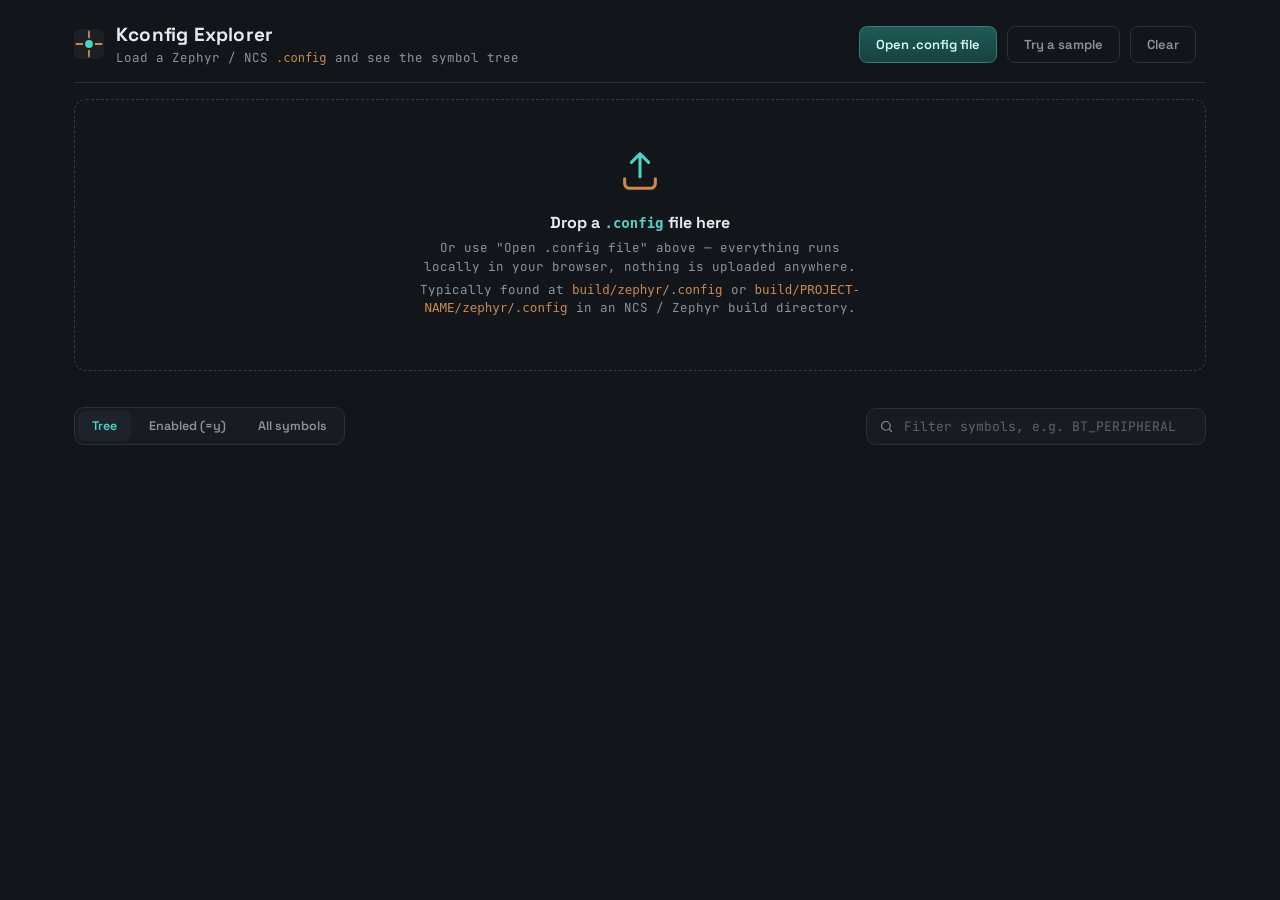
<file: kconfigExplorer/index.html>
<!doctype html>
<html lang="en">
<head>
<meta charset="utf-8">
<meta name="viewport" content="width=device-width, initial-scale=1">
<title>Kconfig Explorer — .config analyzer for Zephyr / NCS</title>
<meta name="description" content="Load a Zephyr / nRF Connect SDK .config file and browse it as a symbol tree, or list every CONFIG_*=y symbol.">
<link rel="icon" href="data:image/svg+xml,%3Csvg xmlns='http://www.w3.org/2000/svg' viewBox='0 0 100 100'%3E%3Crect width='100' height='100' rx='16' fill='%23161a1e'/%3E%3Ccircle cx='50' cy='50' r='14' fill='%234fd1c5'/%3E%3Cpath d='M50 8v20M50 72v20M8 50h20M72 50h20' stroke='%23c98a52' stroke-width='6' stroke-linecap='round'/%3E%3C/svg%3E">
<link rel="preconnect" href="https://fonts.googleapis.com">
<link rel="preconnect" href="https://fonts.gstatic.com" crossorigin>
<link href="https://fonts.googleapis.com/css2?family=JetBrains+Mono:wght@400;500;700&family=Space+Grotesk:wght@500;600;700&display=swap" rel="stylesheet">
<link rel="stylesheet" href="style.css">
</head>
<body>

<div class="app">

  <header class="header">
    <div class="brand">
      <svg class="brand-mark" width="30" height="30" viewBox="0 0 100 100" aria-hidden="true">
        <rect width="100" height="100" rx="18" fill="#1c2024"/>
        <circle cx="50" cy="50" r="13" fill="#4fd1c5"/>
        <path d="M50 8v20M50 72v20M8 50h20M72 50h20" stroke="#c98a52" stroke-width="6" stroke-linecap="round"/>
      </svg>
      <div class="brand-text">
        <h1>Kconfig Explorer</h1>
        <p>Load a Zephyr / NCS <code>.config</code> and see the symbol tree</p>
      </div>
    </div>

    <div class="file-controls">
      <label class="btn btn-primary" for="fileInput">
        <span>Open .config file</span>
        <input type="file" id="fileInput" accept=".config,.txt,text/plain" hidden>
      </label>
      <button class="btn btn-ghost" id="sampleBtn" type="button">Try a sample</button>
      <button class="btn btn-ghost" id="clearBtn" type="button" hidden>Clear</button>
      <span class="file-name" id="fileName"></span>
    </div>
  </header>

  <section class="drop-hint" id="dropHint">
    <div class="drop-inner">
      <svg width="46" height="46" viewBox="0 0 24 24" fill="none" aria-hidden="true">
        <path d="M12 3v12m0-12 4.5 4.5M12 3 7.5 7.5" stroke="#4fd1c5" stroke-width="1.6" stroke-linecap="round" stroke-linejoin="round"/>
        <path d="M4 16v2.5A2.5 2.5 0 0 0 6.5 21h11a2.5 2.5 0 0 0 2.5-2.5V16" stroke="#c98a52" stroke-width="1.6" stroke-linecap="round" stroke-linejoin="round"/>
      </svg>
      <h2>Drop a <code>.config</code> file here</h2>
      <p>Or use "Open .config file" above — everything runs locally in your browser, nothing is uploaded anywhere.</p>
      <p class="drop-sub">Typically found at <code>build/zephyr/.config</code> or <code>build/PROJECT-NAME/zephyr/.config</code> in an NCS / Zephyr build directory.</p>
    </div>
  </section>

  <section class="stats-bar" id="statsBar" hidden></section>

  <section class="toolbar" id="toolbar" hidden>
    <div class="tabs" id="tabs" role="tablist">
      <button class="tab active" data-tab="tree" role="tab" aria-selected="true">Tree</button>
      <button class="tab" data-tab="enabled" role="tab" aria-selected="false">Enabled (=y)</button>
      <button class="tab" data-tab="all" role="tab" aria-selected="false">All symbols</button>
    </div>
    <div class="search-wrap">
      <svg width="15" height="15" viewBox="0 0 24 24" fill="none" aria-hidden="true">
        <circle cx="11" cy="11" r="7" stroke="#8a9199" stroke-width="1.8"/>
        <path d="M20 20l-3.5-3.5" stroke="#8a9199" stroke-width="1.8" stroke-linecap="round"/>
      </svg>
      <input type="text" id="searchInput" placeholder="Filter symbols, e.g. BT_PERIPHERAL">
      <button id="searchClear" class="search-clear" title="Clear filter" hidden>&times;</button>
    </div>
  </section>

  <main class="content">
    <div class="panel" id="treeView" hidden>
      <ul class="tree-children tree-root-list" id="treeRoot"></ul>
      <p class="empty-note" id="treeEmpty" hidden>No symbols match "<span></span>".</p>
    </div>

    <div class="panel" id="enabledView" hidden>
      <div class="panel-head">
        <span id="enabledCount"></span>
        <div class="enabled-controls">
          <label class="checkbox-label" for="topLevelOnly" title="Only CONFIG_NAME symbols with no further &quot;_&quot; separator — hides sub-symbols like CONFIG_BT_PERIPHERAL">
            <input type="checkbox" id="topLevelOnly">
            <span>Top-level symbols only <code>CONFIG_NAME</code></span>
          </label>
          <button class="btn btn-ghost btn-small" id="exportEnabled" type="button">Export list (.txt)</button>
        </div>
      </div>
      <ul class="flat-list" id="enabledList"></ul>
      <p class="empty-note" id="enabledEmpty" hidden>No enabled (<code>=y</code>) symbols match this filter.</p>
    </div>

    <div class="panel" id="allView" hidden>
      <div class="panel-head">
        <span id="allCount"></span>
        <div class="sort-controls">
          <span class="sort-label">Sort by</span>
          <button class="btn btn-ghost btn-small sort-btn active" data-sort="name">Name</button>
          <button class="btn btn-ghost btn-small sort-btn" data-sort="value">Value</button>
          <button class="btn btn-ghost btn-small sort-btn" data-sort="line">Line #</button>
        </div>
      </div>
      <table class="all-table">
        <thead><tr><th>Symbol</th><th>Value</th><th>Type</th><th>Line</th></tr></thead>
        <tbody id="allTableBody"></tbody>
      </table>
      <p class="empty-note" id="allEmpty" hidden>No symbols match this filter.</p>
    </div>
  </main>

  <aside class="details-panel" id="detailsPanel" hidden>
    <button class="details-close" id="detailsClose" aria-label="Close">&times;</button>
    <div id="detailsBody"></div>
  </aside>

</div>

<script src="app.js"></script>
</body>
</html>
</file>
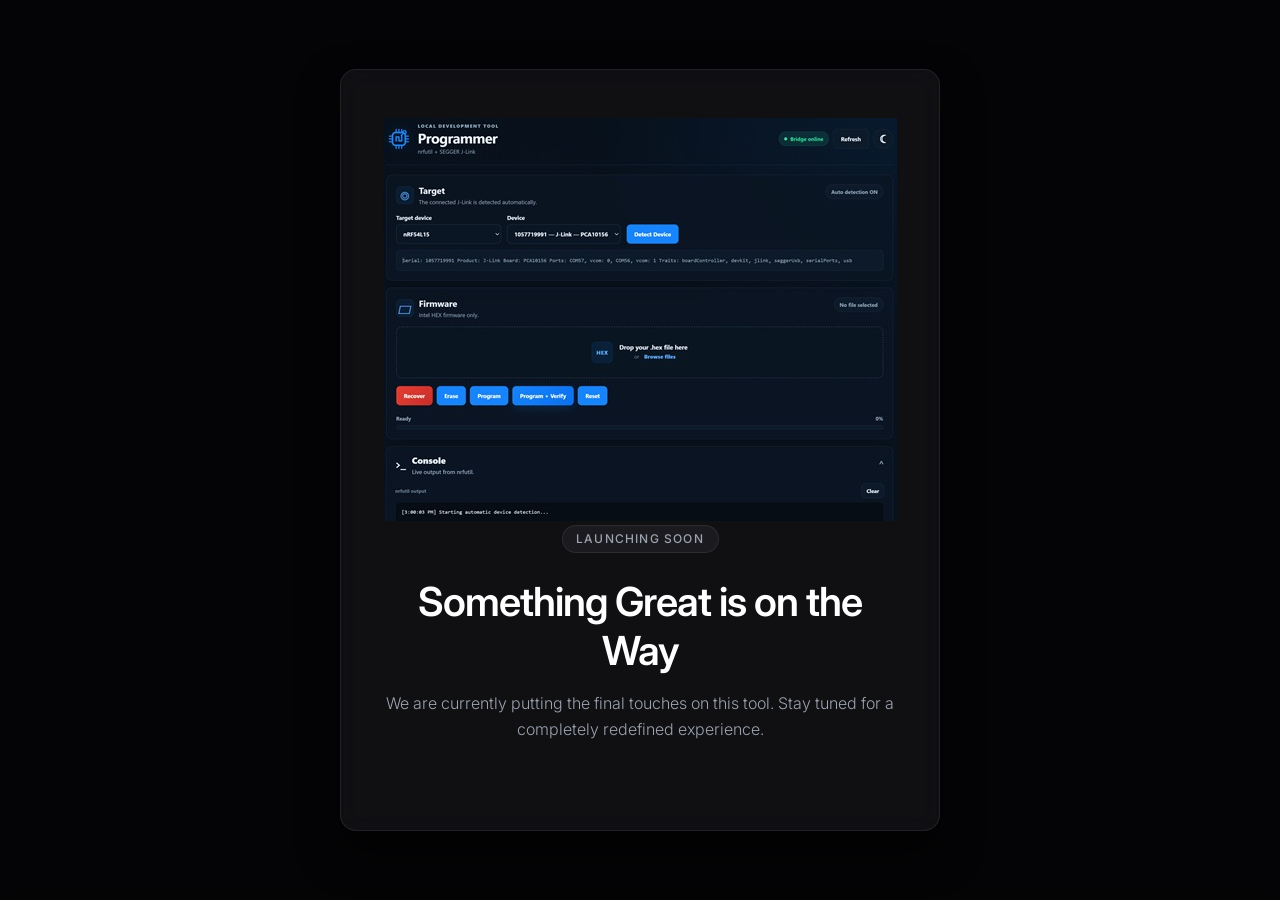
<file: programmer/index.html>
<!DOCTYPE html>
<html lang="en">
<head>
    <meta charset="UTF-8">
    <meta name="viewport" content="width=device-width, initial-scale=1.0">
    <title>Coming Soon</title>
    <!-- Google Fonts for professional typography -->
    <link rel="preconnect" href="https://fonts.googleapis.com">
    <link rel="preconnect" href="https://fonts.gstatic.com" crossorigin>
    <link href="https://fonts.googleapis.com/css2?family=Inter:wght@300;400;500;600&display=swap" rel="stylesheet">
    
    <style>
        :root {
            --bg-color: #050507;
            --card-bg: rgba(20, 20, 25, 0.75);
            --border-color: rgba(255, 255, 255, 0.08);
            --text-primary: #f4f4f6;
            --text-secondary: #9ca3af;
            --accent-color: #ffffff;
        }

        * {
            margin: 0;
            padding: 0;
            box-sizing: border-box;
        }

        body {
            font-family: 'Inter', sans-serif;
            background-color: var(--bg-color);
            color: var(--text-primary);
            min-height: 100vh;
            display: flex;
            align-items: center;
            justify-content: center;
            position: relative;
            overflow-x: hidden;
            padding: 1.5rem;
        }

        /* Background Image with Dark Overlay */
        .bg-container {
            position: absolute;
            top: 0;
            left: 0;
            width: 100%;
            height: 100%;
            z-index: 1;
            /* Using a high-quality abstract dark tech background from Unsplash */
            background: url('https://images.unsplash.com/photo-1618005182384-a83a8bd57fbe?q=80&w=1920&auto=format&fit=crop') no-repeat center center;
            background-size: cover;
        }

        .bg-overlay {
            position: absolute;
            top: 0;
            left: 0;
            width: 100%;
            height: 100%;
            background: rgba(5, 5, 7, 0.85); /* Darkens the image to fit the black style */
            backdrop-filter: blur(8px); /* Soft glassmorphic blur */
            z-index: 2;
        }

        /* Main Content Box */
        .content-card {
            position: relative;
            z-index: 3;
            max-width: 600px;
            width: 100%;
            background-color: var(--card-bg);
            border: 1px solid var(--border-color);
            border-radius: 16px;
            padding: 3rem 2.5rem;
            text-align: center;
            box-shadow: 0 20px 40px rgba(0, 0, 0, 0.6);
            backdrop-filter: blur(12px);
        }

        .badge {
            display: inline-block;
            background: rgba(255, 255, 255, 0.05);
            border: 1px solid var(--border-color);
            padding: 0.35rem 0.85rem;
            border-radius: 50px;
            font-size: 0.75rem;
            font-weight: 500;
            letter-spacing: 0.1em;
            text-transform: uppercase;
            color: var(--text-secondary);
            margin-bottom: 1.5rem;
        }

        h1 {
            font-size: 2.5rem;
            font-weight: 600;
            letter-spacing: -0.025em;
            margin-bottom: 1rem;
            color: var(--accent-color);
        }

        p {
            color: var(--text-secondary);
            font-size: 1rem;
            font-weight: 300;
            line-height: 1.6;
            margin-bottom: 2.5rem;
        }

        /* Countdown Grid */
        .countdown {
            display: grid;
            grid-template-columns: repeat(4, 1fr);
            gap: 1rem;
            margin-bottom: 2.5rem;
        }

        .countdown-item {
            background: rgba(255, 255, 255, 0.02);
            border: 1px solid var(--border-color);
            padding: 1rem 0.5rem;
            border-radius: 10px;
        }

        .countdown-number {
            font-size: 1.75rem;
            font-weight: 600;
            color: var(--accent-color);
            margin-bottom: 0.2rem;
        }

        .countdown-label {
            font-size: 0.7rem;
            text-transform: uppercase;
            letter-spacing: 0.05em;
            color: var(--text-secondary);
        }

        /* Notify Form */
        .notify-form {
            display: flex;
            gap: 0.5rem;
            max-width: 450px;
            margin: 0 auto;
        }

        .notify-form input {
            flex: 1;
            background: rgba(255, 255, 255, 0.03);
            border: 1px solid var(--border-color);
            padding: 0.75rem 1rem;
            border-radius: 8px;
            color: var(--text-primary);
            font-family: inherit;
            font-size: 0.9rem;
            outline: none;
            transition: border-color 0.2s ease;
        }

        .notify-form input:focus {
            border-color: rgba(255, 255, 255, 0.3);
        }

        .notify-form input::placeholder {
            color: #6b7280;
        }

        .notify-form button {
            background: var(--accent-color);
            color: var(--bg-color);
            border: none;
            padding: 0.75rem 1.25rem;
            border-radius: 8px;
            font-family: inherit;
            font-weight: 500;
            font-size: 0.9rem;
            cursor: pointer;
            transition: opacity 0.2s ease, transform 0.1s ease;
        }

        .notify-form button:hover {
            opacity: 0.9;
        }

        .notify-form button:active {
            transform: scale(0.98);
        }

        @media (max-width: 540px) {
            .content-card {
                padding: 2rem 1.5rem;
            }
            h1 {
                font-size: 2rem;
            }
            .countdown {
                grid-template-columns: repeat(2, 1fr);
            }
            .notify-form {
                flex-direction: column;
            }
        }
    </style>
</head>
<body>

    <!-- Background Image & Overlay Layers -->
    <div class="bg-container"></div>
    <div class="bg-overlay"></div>

    <!-- Content Container -->
    <div class="content-card">
        <img src="screenshot.jpg" alt="screenshot">
        <span class="badge">Launching Soon</span>
        <h1>Something Great is on the Way</h1>
        <p>We are currently putting the final touches on this tool. Stay tuned for a completely redefined experience.</p>


    </div>


</body>
</html>
</file>
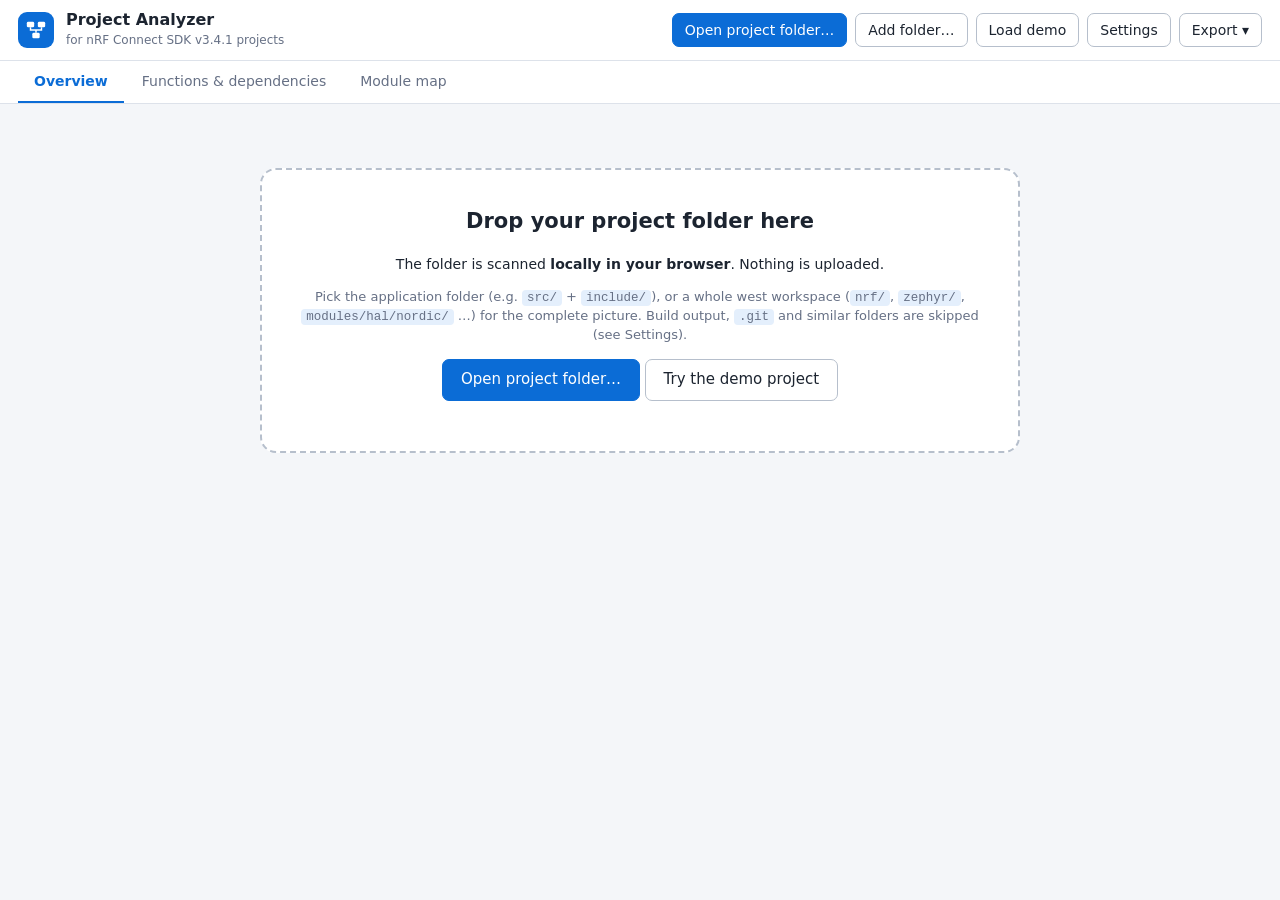
<file: projectAnalyzer/index.html>
<!DOCTYPE html>
<html lang="en">
<head>
<meta charset="utf-8">
<meta name="viewport" content="width=device-width, initial-scale=1">
<title>Project Analyzer</title>
<link rel="stylesheet" href="style.css">
</head>
<body>

<header class="topbar">
  <div class="brand">
    <span class="logo" aria-hidden="true">
      <svg viewBox="0 0 24 24" width="22" height="22"><rect x="2" y="3" width="8" height="6" rx="1.5"/><rect x="14" y="3" width="8" height="6" rx="1.5"/><rect x="8" y="15" width="8" height="6" rx="1.5"/><path d="M6 9v3h12V9M12 12v3" fill="none"/></svg>
    </span>
    <div>
      <h1>Project Analyzer</h1>
      <small>for nRF Connect SDK v3.4.1 projects</small>
    </div>
  </div>
  <div class="actions">
    <label class="btn primary" for="folderInput">Open project folder…</label>
    <input type="file" id="folderInput" webkitdirectory directory multiple hidden>
    <label class="btn" for="addFolderInput" title="Add another folder (e.g. zephyr/, nrf/) to the analysis">Add folder…</label>
    <input type="file" id="addFolderInput" webkitdirectory directory multiple hidden>
    <button class="btn" id="demoBtn" type="button">Load demo</button>
    <button class="btn" id="settingsBtn" type="button">Settings</button>
    <details class="menu" id="exportMenu">
      <summary class="btn">Export ▾</summary>
      <div class="menu-body">
        <button type="button" id="expJson">Analysis as JSON</button>
        <button type="button" id="expCsv">Function list as CSV</button>
        <button type="button" id="expSvg">Module map as SVG</button>
      </div>
    </details>
  </div>
</header>

<div id="progress" class="progress" hidden>
  <div class="bar"><div id="progressBar"></div></div>
  <span id="progressText"></span>
</div>

<nav class="tabs" role="tablist">
  <button class="tab active" data-tab="overview" role="tab">Overview</button>
  <button class="tab" data-tab="functions" role="tab">Functions &amp; dependencies</button>
  <button class="tab" data-tab="map" role="tab">Module map</button>
  <span id="rootLabel" class="root-label"></span>
</nav>

<main>
  <!-- ============================== OVERVIEW ============================== -->
  <section id="tab-overview" class="pane active">
    <div id="dropZone" class="drop">
      <h2>Drop your project folder here</h2>
      <p>The folder is scanned <b>locally in your browser</b>. Nothing is uploaded.</p>
      <p class="hint">Pick the application folder (e.g. <code>src/</code> + <code>include/</code>), or a whole west workspace
        (<code>nrf/</code>, <code>zephyr/</code>, <code>modules/hal/nordic/</code> …) for the complete picture.
        Build output, <code>.git</code> and similar folders are skipped (see Settings).</p>
      <p><label class="btn primary big" for="folderInput">Open project folder…</label>
         <button class="btn big" type="button" id="demoBtn2">Try the demo project</button></p>
    </div>
    <div id="overviewStats" hidden></div>
  </section>

  <!-- ============================== FUNCTIONS ============================== -->
  <section id="tab-functions" class="pane">
    <div class="split">
      <div class="left">
        <div class="toolbar">
          <select id="kindSel" title="What to list">
            <option value="fn">Functions (defined)</option>
            <option value="ext">External APIs used</option>
            <option value="macro">Function-like macros</option>
          </select>
          <input id="searchInput" type="search" placeholder="Search name or file…" autocomplete="off">
          <select id="moduleSel" title="Filter by module"><option value="">All modules</option></select>
          <select id="scopeSel" title="Scope">
            <option value="">static + global</option>
            <option value="global">global only</option>
            <option value="static">static only</option>
          </select>
          <span id="countLabel" class="count"></span>
        </div>
        <div class="table-wrap">
          <table id="fnTable">
            <thead id="fnHead"></thead>
            <tbody id="fnBody"></tbody>
          </table>
          <div class="more"><button class="btn" id="moreBtn" type="button" hidden>Show more</button></div>
        </div>
      </div>
      <aside id="detail" class="detail">
        <div class="empty">Select a function to see what it calls, who calls it, and its call tree.</div>
      </aside>
    </div>
  </section>

  <!-- ============================== MODULE MAP ============================== -->
  <section id="tab-map" class="pane">
    <div class="toolbar map-tools">
      <label>Module =
        <select id="depthSel">
          <option value="1">top folder (depth 1)</option>
          <option value="2" selected>depth 2</option>
          <option value="3">depth 3</option>
          <option value="4">depth 4</option>
          <option value="full">full folder</option>
          <option value="file">single file</option>
        </select>
      </label>
      <label><input type="checkbox" id="optExt" checked> External APIs (Zephyr, NCS …)</label>
      <label><input type="checkbox" id="optUnk"> Unclassified</label>
      <label><input type="checkbox" id="optRefs" checked> Callback references</label>
      <label><input type="checkbox" id="optApi" checked> API functions in boxes</label>
      <label><input type="checkbox" id="optIso" checked> Hide isolated</label>
      <span class="spacer"></span>
      <button class="btn" id="relayoutBtn" type="button">Re-layout</button>
      <button class="btn" id="fitBtn" type="button">Fit</button>
    </div>
    <div class="split map-split">
      <div class="map-wrap">
        <svg id="mapSvg" xmlns="http://www.w3.org/2000/svg"></svg>
        <div class="legend">
          <span><i class="lg solid"></i> project module</span>
          <span><i class="lg dashed"></i> external API group</span>
          <span><i class="lg line"></i> function call</span>
          <span><i class="lg line ref"></i> only callback references</span>
          <span class="muted">Scroll = zoom · drag background = pan · drag box = move · click = details</span>
        </div>
        <div id="mapEmpty" class="map-empty" hidden>Nothing to show yet. Open a project first.</div>
      </div>
      <aside id="mapInfo" class="detail"></aside>
    </div>
  </section>
</main>

<!-- ============================== SETTINGS ============================== -->
<dialog id="settingsDlg">
  <form method="dialog" id="settingsForm">
    <h2>Settings</h2>
    <label>Skip folders named (comma separated)
      <input id="setExclude" type="text">
    </label>
    <label>File extensions to scan
      <input id="setExts" type="text">
    </label>
    <label>Custom module names <small>(one per line: <code>Name = path/prefix</code>, relative to the opened folder; overrides folder grouping)</small>
      <textarea id="setModMap" rows="4" placeholder="Application = src&#10;BLE stack = nrf/subsys/bluetooth"></textarea>
    </label>
    <label>External API groups <small>(<code>Group : regex</code> on function names that are called but not defined in the scanned sources)</small>
      <textarea id="setExtRules" rows="10" spellcheck="false"></textarea>
    </label>
    <div class="dlg-actions">
      <button type="button" class="btn" id="setReset">Reset to defaults</button>
      <span class="spacer"></span>
      <button type="button" class="btn" id="setClose">Cancel</button>
      <button type="button" class="btn primary" id="setApply">Apply &amp; re-analyse</button>
    </div>
  </form>
</dialog>

<script src="core.js"></script>
<script src="demo.js"></script>
<script src="graph.js"></script>
<script src="app.js"></script>
</body>
</html>
</file>
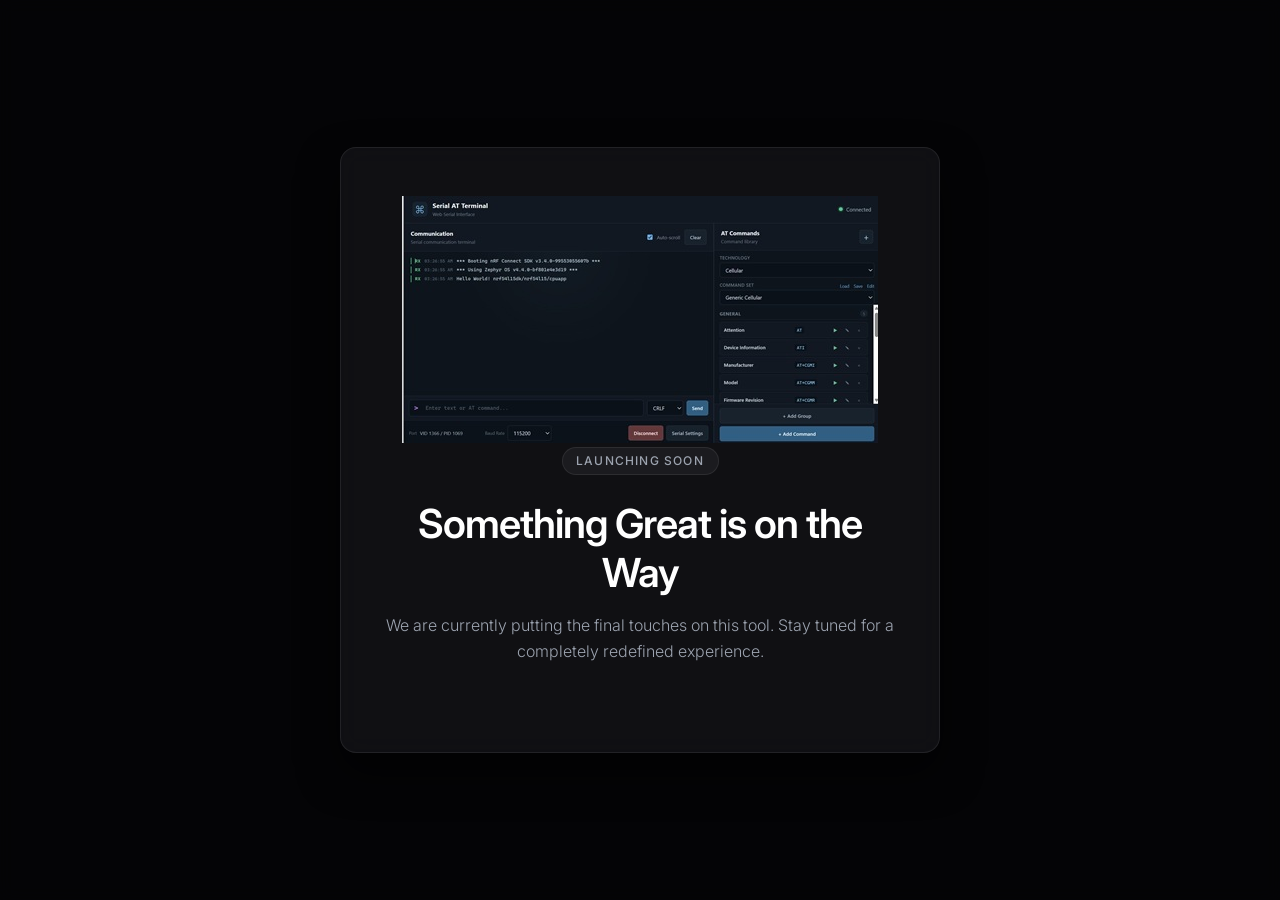
<file: serialATTerminal/index.html>
<!DOCTYPE html>
<html lang="en">
<head>
    <meta charset="UTF-8">
    <meta name="viewport" content="width=device-width, initial-scale=1.0">
    <title>Coming Soon</title>
    <!-- Google Fonts for professional typography -->
    <link rel="preconnect" href="https://fonts.googleapis.com">
    <link rel="preconnect" href="https://fonts.gstatic.com" crossorigin>
    <link href="https://fonts.googleapis.com/css2?family=Inter:wght@300;400;500;600&display=swap" rel="stylesheet">
    
    <style>
        :root {
            --bg-color: #050507;
            --card-bg: rgba(20, 20, 25, 0.75);
            --border-color: rgba(255, 255, 255, 0.08);
            --text-primary: #f4f4f6;
            --text-secondary: #9ca3af;
            --accent-color: #ffffff;
        }

        * {
            margin: 0;
            padding: 0;
            box-sizing: border-box;
        }

        body {
            font-family: 'Inter', sans-serif;
            background-color: var(--bg-color);
            color: var(--text-primary);
            min-height: 100vh;
            display: flex;
            align-items: center;
            justify-content: center;
            position: relative;
            overflow-x: hidden;
            padding: 1.5rem;
        }

        /* Background Image with Dark Overlay */
        .bg-container {
            position: absolute;
            top: 0;
            left: 0;
            width: 100%;
            height: 100%;
            z-index: 1;
            /* Using a high-quality abstract dark tech background from Unsplash */
            background: url('https://images.unsplash.com/photo-1618005182384-a83a8bd57fbe?q=80&w=1920&auto=format&fit=crop') no-repeat center center;
            background-size: cover;
        }

        .bg-overlay {
            position: absolute;
            top: 0;
            left: 0;
            width: 100%;
            height: 100%;
            background: rgba(5, 5, 7, 0.85); /* Darkens the image to fit the black style */
            backdrop-filter: blur(8px); /* Soft glassmorphic blur */
            z-index: 2;
        }

        /* Main Content Box */
        .content-card {
            position: relative;
            z-index: 3;
            max-width: 600px;
            width: 100%;
            background-color: var(--card-bg);
            border: 1px solid var(--border-color);
            border-radius: 16px;
            padding: 3rem 2.5rem;
            text-align: center;
            box-shadow: 0 20px 40px rgba(0, 0, 0, 0.6);
            backdrop-filter: blur(12px);
        }

        .badge {
            display: inline-block;
            background: rgba(255, 255, 255, 0.05);
            border: 1px solid var(--border-color);
            padding: 0.35rem 0.85rem;
            border-radius: 50px;
            font-size: 0.75rem;
            font-weight: 500;
            letter-spacing: 0.1em;
            text-transform: uppercase;
            color: var(--text-secondary);
            margin-bottom: 1.5rem;
        }

        h1 {
            font-size: 2.5rem;
            font-weight: 600;
            letter-spacing: -0.025em;
            margin-bottom: 1rem;
            color: var(--accent-color);
        }

        p {
            color: var(--text-secondary);
            font-size: 1rem;
            font-weight: 300;
            line-height: 1.6;
            margin-bottom: 2.5rem;
        }

        /* Countdown Grid */
        .countdown {
            display: grid;
            grid-template-columns: repeat(4, 1fr);
            gap: 1rem;
            margin-bottom: 2.5rem;
        }

        .countdown-item {
            background: rgba(255, 255, 255, 0.02);
            border: 1px solid var(--border-color);
            padding: 1rem 0.5rem;
            border-radius: 10px;
        }

        .countdown-number {
            font-size: 1.75rem;
            font-weight: 600;
            color: var(--accent-color);
            margin-bottom: 0.2rem;
        }

        .countdown-label {
            font-size: 0.7rem;
            text-transform: uppercase;
            letter-spacing: 0.05em;
            color: var(--text-secondary);
        }

        /* Notify Form */
        .notify-form {
            display: flex;
            gap: 0.5rem;
            max-width: 450px;
            margin: 0 auto;
        }

        .notify-form input {
            flex: 1;
            background: rgba(255, 255, 255, 0.03);
            border: 1px solid var(--border-color);
            padding: 0.75rem 1rem;
            border-radius: 8px;
            color: var(--text-primary);
            font-family: inherit;
            font-size: 0.9rem;
            outline: none;
            transition: border-color 0.2s ease;
        }

        .notify-form input:focus {
            border-color: rgba(255, 255, 255, 0.3);
        }

        .notify-form input::placeholder {
            color: #6b7280;
        }

        .notify-form button {
            background: var(--accent-color);
            color: var(--bg-color);
            border: none;
            padding: 0.75rem 1.25rem;
            border-radius: 8px;
            font-family: inherit;
            font-weight: 500;
            font-size: 0.9rem;
            cursor: pointer;
            transition: opacity 0.2s ease, transform 0.1s ease;
        }

        .notify-form button:hover {
            opacity: 0.9;
        }

        .notify-form button:active {
            transform: scale(0.98);
        }

        @media (max-width: 540px) {
            .content-card {
                padding: 2rem 1.5rem;
            }
            h1 {
                font-size: 2rem;
            }
            .countdown {
                grid-template-columns: repeat(2, 1fr);
            }
            .notify-form {
                flex-direction: column;
            }
        }
    </style>
</head>
<body>

    <!-- Background Image & Overlay Layers -->
    <div class="bg-container"></div>
    <div class="bg-overlay"></div>

    <!-- Content Container -->
    <div class="content-card">
        <img src="screenshot.jpg" alt="screenshot">
        <span class="badge">Launching Soon</span>
        <h1>Something Great is on the Way</h1>
        <p>We are currently putting the final touches on this tool. Stay tuned for a completely redefined experience.</p>

    </div>

</body>
</html>
</file>
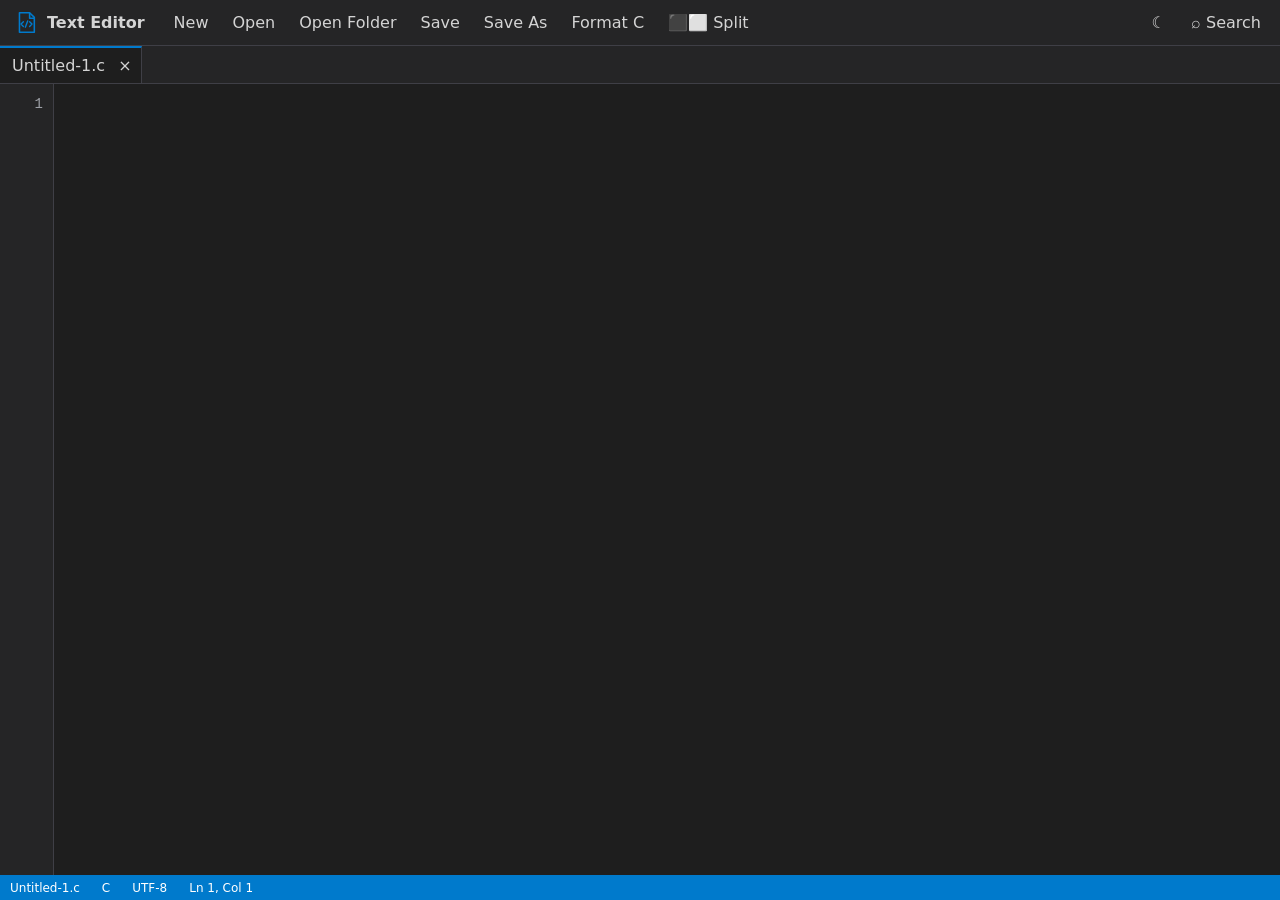
<file: textEditor/index.html>
<!doctype html>
<html lang="en">
<head>
  <meta charset="utf-8">
  <meta name="viewport" content="width=device-width, initial-scale=1">
  <title>Text Editor</title>
  <link rel="stylesheet" href="css/editor.css">
</head>
<body>
  <header class="topbar">
    <div class="brand" aria-label="Text Editor">
        <svg class="brand-logo" viewBox="0 0 32 32" aria-hidden="true">
          <path d="M7 3.5h13l6 6V28.5H7z" fill="none" stroke="currentColor" stroke-width="2" stroke-linejoin="round"/>
          <path d="M20 3.5v7h6" fill="none" stroke="currentColor" stroke-width="2" stroke-linejoin="round"/>
          <path d="M12 15l-3 3 3 3M20 15l3 3-3 3M17.5 14l-3 8" fill="none" stroke="currentColor" stroke-width="1.8" stroke-linecap="round" stroke-linejoin="round"/>
        </svg>
        <span>Text Editor</span>
      </div>
    <nav class="menu">
      <button data-action="new" title="Ctrl+N">New</button>
      <button data-action="open" title="Ctrl+O">Open</button>
      <button data-action="open-folder">Open Folder</button>
      <button data-action="save" title="Ctrl+S">Save</button>
      <button data-action="save-as">Save As</button>
      <button data-action="format" title="Ctrl+Shift+F">Format C</button>
      <button data-action="split" id="splitButton" title="Ctrl+\">⬛⬜ Split</button>
    </nav>
    <div class="top-spacer"></div>
    <button id="themeButton" class="icon-button" title="Toggle theme">☾</button>
    <button data-action="search" class="search-button" title="Ctrl+F">⌕ Search</button>
  </header>

  <main class="app">
    <div class="panes" id="panes">
      <div class="pane-mount" id="paneMount0"></div>
      <div class="pane-splitter" id="paneSplitter" hidden></div>
      <div class="pane-mount" id="paneMount1" hidden></div>
    </div>

    <footer class="statusbar">
      <span id="fileStatus">No file open</span>
      <span id="languageStatus">Plain Text</span>
      <span id="encodingStatus">UTF-8</span>
      <span id="positionStatus">Ln 1, Col 1</span>
    </footer>
  </main>

  <input id="fileInput" type="file" multiple hidden>
  <input id="folderInput" type="file" webkitdirectory multiple hidden>

  <div id="closeModal" class="modal-backdrop hidden" role="dialog" aria-modal="true" aria-labelledby="closeModalTitle">
    <div class="close-modal">
      <h2 id="closeModalTitle">Unsaved changes</h2>
      <p id="closeModalMessage"></p>
      <div class="close-modal-actions">
        <button id="closeCancel" type="button">Cancel</button>
        <button id="closeDiscard" type="button" class="danger">Close without saving</button>
        <button id="closeSave" type="button" class="primary">Save</button>
      </div>
    </div>
  </div>

  <script type="module" src="js/app.js"></script>
</body>
</html>
</file>
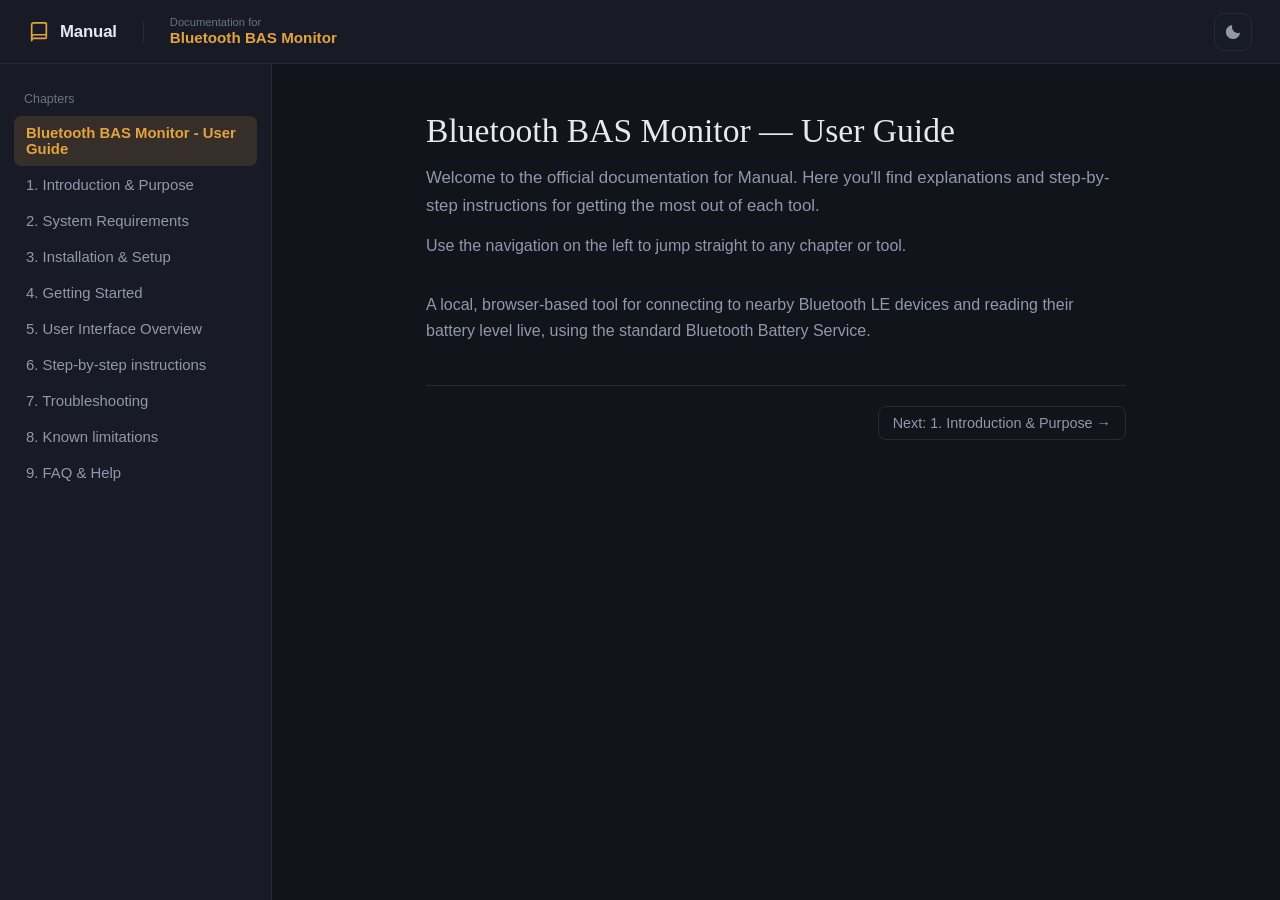
<file: BAS-monitor/manual.html>
<!DOCTYPE html>
<html lang="en" data-theme="dark">
<head>
<meta charset="UTF-8">
<meta name="viewport" content="width=device-width, initial-scale=1.0">
<title>Battery Monitor — User Guide</title>
<style>
    :root {
        --bg: #12141c;
        --bg-elevated: #181b26;
        --border: #262a37;
        --text-primary: #e7e9ee;
        --text-secondary: #9198ac;
        --text-muted: #6b7286;
        --accent: #e3a33d;
        --accent-soft: rgba(227, 163, 61, 0.14);
        --sidebar-hover: #1f2330;
        --shadow: rgba(0, 0, 0, 0.35);
    }

    html[data-theme="light"] {
        --bg: #faf9f7;
        --bg-elevated: #ffffff;
        --border: #e6e2da;
        --text-primary: #211f1c;
        --text-secondary: #5c584f;
        --text-muted: #8a8578;
        --accent: #b0700f;
        --accent-soft: rgba(176, 112, 15, 0.10);
        --sidebar-hover: #f1eee7;
        --shadow: rgba(0, 0, 0, 0.06);
    }

    * { box-sizing: border-box; margin: 0; padding: 0; }

    body {
        font-family: -apple-system, "Segoe UI", Roboto, Helvetica, Arial, sans-serif;
        background-color: var(--bg);
        color: var(--text-primary);
        display: flex;
        flex-direction: column;
        height: 100vh;
        overflow: hidden;
        transition: background-color 0.25s ease, color 0.25s ease;
    }

    /* --- Top bar --- */
    header.top-bar {
        height: 64px;
        background-color: var(--bg-elevated);
        border-bottom: 1px solid var(--border);
        display: flex;
        align-items: center;
        justify-content: space-between;
        padding: 0 28px;
        flex-shrink: 0;
    }

    .top-bar .brand {
        display: flex;
        align-items: center;
        gap: 10px;
    }

    .top-bar .brand svg {
        width: 22px;
        height: 22px;
        color: var(--accent);
        flex-shrink: 0;
    }

    .top-bar .brand-name {
        font-weight: 600;
        font-size: 1.05rem;
        color: var(--text-primary);
        letter-spacing: -0.01em;
    }

    .top-bar .divider {
        width: 1px;
        height: 22px;
        background-color: var(--border);
        margin: 0 16px;
    }

    .top-bar .tool-badge {
        display: flex;
        flex-direction: column;
        line-height: 1.15;
    }

    .top-bar .tool-badge .tool-label {
        font-size: 0.7rem;
        color: var(--text-muted);
    }

    .top-bar .tool-badge .tool-name {
        font-size: 0.95rem;
        font-weight: 600;
        color: var(--accent);
    }

    .top-bar .right-controls {
        display: flex;
        align-items: center;
        gap: 16px;
    }

    .theme-toggle {
        width: 38px;
        height: 38px;
        border-radius: 10px;
        border: 1px solid var(--border);
        background-color: transparent;
        color: var(--text-secondary);
        display: flex;
        align-items: center;
        justify-content: center;
        cursor: pointer;
        transition: background-color 0.2s, color 0.2s;
    }

    .theme-toggle:hover {
        background-color: var(--sidebar-hover);
        color: var(--accent);
    }

    .theme-toggle svg {
        width: 18px;
        height: 18px;
    }

    /* --- Main layout --- */
    .main-container {
        display: flex;
        flex: 1;
        overflow: hidden;
    }

    aside.sidebar {
        width: 272px;
        background-color: var(--bg-elevated);
        border-right: 1px solid var(--border);
        padding: 28px 14px;
        overflow-y: auto;
        flex-shrink: 0;
    }

    aside.sidebar h3 {
        font-size: 0.78rem;
        color: var(--text-muted);
        margin-bottom: 10px;
        padding-left: 10px;
        font-weight: 500;
    }

    aside.sidebar ul {
        list-style: none;
    }

    aside.sidebar li {
        margin-bottom: 2px;
    }

    aside.sidebar a {
        display: block;
        padding: 9px 12px;
        color: var(--text-secondary);
        text-decoration: none;
        border-radius: 7px;
        font-size: 0.93rem;
        transition: background 0.15s, color 0.15s;
    }

    aside.sidebar a:hover {
        background-color: var(--sidebar-hover);
        color: var(--text-primary);
    }

    aside.sidebar a.active {
        background-color: var(--accent-soft);
        color: var(--accent);
        font-weight: 600;
    }

    /* --- Content --- */
    main.content {
        flex: 1;
        padding: 48px;
        overflow-y: auto;
        scroll-behavior: smooth;
    }

    .content-inner {
        max-width: 700px;
        margin: 0 auto;
    }

    .content section {
        display: none;
        margin-bottom: 8px;
        animation: fadeIn 0.2s ease;
    }

    .content section.active {
        display: block;
    }

    @keyframes fadeIn {
        from { opacity: 0; transform: translateY(4px); }
        to { opacity: 1; transform: translateY(0); }
    }

    .chapter-nav {
        display: flex;
        justify-content: space-between;
        margin-top: 40px;
        padding-top: 20px;
        border-top: 1px solid var(--border);
    }

    .chapter-nav a {
        font-size: 0.9rem;
        color: var(--text-secondary);
        text-decoration: none;
        padding: 8px 14px;
        border: 1px solid var(--border);
        border-radius: 8px;
        transition: background 0.15s, color 0.15s;
    }

    .chapter-nav a:hover {
        background-color: var(--sidebar-hover);
        color: var(--accent);
    }

    .chapter-nav .spacer {
        flex: 1;
    }

    .content h1 {
        font-family: Georgia, "Times New Roman", serif;
        font-size: 2.1rem;
        font-weight: 500;
        color: var(--text-primary);
        margin-bottom: 14px;
    }

    .content h2 {
        font-family: Georgia, "Times New Roman", serif;
        font-size: 1.4rem;
        font-weight: 500;
        color: var(--text-primary);
        margin-top: 8px;
        margin-bottom: 14px;
        padding-bottom: 10px;
        border-bottom: 1px solid var(--border);
    }

    .content p {
        line-height: 1.65;
        margin-bottom: 14px;
        color: var(--text-secondary);
    }

    .content ul {
        margin-bottom: 14px;
        padding-left: 20px;
        color: var(--text-secondary);
        line-height: 1.65;
    }

    .content strong {
        color: var(--text-primary);
    }

    .intro-lede {
        font-size: 1.05rem;
        color: var(--text-secondary);
    }

    .faq-item {
        background-color: var(--bg-elevated);
        border: 1px solid var(--border);
        border-radius: 10px;
        padding: 18px 20px;
    }

    .faq-item p { margin-bottom: 0; }
    .faq-item p + p { margin-top: 8px; }
</style>
</head>
<body>

<header class="top-bar">
    <div class="brand">
        <svg viewBox="0 0 24 24" fill="none" stroke="currentColor" stroke-width="1.8" stroke-linecap="round" stroke-linejoin="round">
            <path d="M4 4.5A2.5 2.5 0 0 1 6.5 2H19a1 1 0 0 1 1 1v15a1 1 0 0 1-1 1H6.5A2.5 2.5 0 0 0 4 21.5v-17Z"/>
            <path d="M4 17.5A2.5 2.5 0 0 1 6.5 15H20"/>
        </svg>
        <span class="brand-name">Manual</span>
        <div class="divider"></div>
        <div class="tool-badge">
            <span class="tool-label">Documentation for</span>
            <span class="tool-name">Bluetooth BAS Monitor</span>
        </div>
    </div>
    <div class="right-controls">
        <button class="theme-toggle" id="themeToggle" aria-label="Toggle color theme" title="Toggle light / dark mode">
            <svg id="themeIcon" viewBox="0 0 24 24" fill="currentColor">
                <path d="M20.742 13.045a8.088 8.088 0 0 1-2.077.271c-2.135 0-4.14-.83-5.646-2.336-1.507-1.507-2.336-3.512-2.336-5.646 0-.693.09-1.376.271-2.077a.5.5 0 0 0-.633-.61A9.5 9.5 0 1 0 21.352 13.68a.5.5 0 0 0-.61-.635Z"/>
            </svg>
        </button>
    </div>
</header>

<div class="main-container">

    <aside class="sidebar">
        <h3>Chapters</h3>
        <ul>
            <li><a href="#ch0">Bluetooth BAS Monitor - User Guide</a></li>
            <li><a href="#ch1">1. Introduction & Purpose</a></li>
            <li><a href="#ch2">2. System Requirements</a></li>
            <li><a href="#ch3">3. Installation & Setup</a></li>
            <li><a href="#ch4">4. Getting Started</a></li>
            <li><a href="#ch5">5. User Interface Overview</a></li>
            <li><a href="#ch6">6. Step-by-step instructions</a></li>
            <li><a href="#ch7">7. Troubleshooting</a></li>
            <li><a href="#ch8">8. Known limitations</a></li>
            <li><a href="#ch9">9. FAQ &amp; Help</a></li>
        </ul>
    </aside>

    <main class="content">
        <div class="content-inner">

            <section id="ch0">
                <h1>Bluetooth BAS Monitor — User Guide</h1>
                <p class="intro-lede">Welcome to the official documentation for Manual. Here you'll find explanations and step-by-step instructions for getting the most out of each tool.</p>
                <p>Use the navigation on the left to jump straight to any chapter or tool.</p>
		<br>
		<p>A local, browser-based tool for connecting to nearby Bluetooth LE devices and reading their battery level live, using the standard Bluetooth Battery Service.</p>
                <div class="chapter-nav">
                    <span class="spacer"></span>
                    <a href="#ch1">Next: 1. Introduction & Purpose →</a>
                </div>
            </section>

            <section id="ch1">
                <h1>1. Introduction & Purpose</h1>
		<p>Battery Monitor is a lightweight web application, built entirely from static HTML, CSS, and JavaScript, that runs directly in your browser using the <strong>Web Bluetooth API</strong>. It is designed for anyone who needs to keep an eye on the battery level of several Bluetooth LE (BLE) beacons or sensors at once, without installing a native app.</p>
		<p>The app looks for BLE devices whose advertised name starts with a prefix you choose in Settings (`BAS_` by default — this is simply a naming convention, not a Bluetooth standard). You can change this prefix to match your own devices' naming scheme, or clear it entirely to show every nearby BLE device with no filter at all. When you connect to a matching device, the app reads its <strong>Battery Service</strong> (`0x180F`) and <strong>Battery Level</strong> characteristic (`0x2A19`), then keeps that reading up to date on a schedule you  control.</p>
		<p>Typical uses:</p>
		<ul>
		<li>Monitoring a fleet of BLE beacons, tags, or sensors deployed around a site</p>
		<li>Checking the battery health of a small set of BLE peripherals during development or testing</p>
		<li>Any situation where you want a simple, no-install dashboard for BLE battery levels</p>
		</ul>
                <div class="chapter-nav">
                    <a href="#ch0">← User Guide</a>
                    <a href="#ch2">Next: 2. System Requirements →</a>
                </div>
            </section>

            <section id="ch2">
                <h2>2. System Requirements</h2>
		<table>
		<tr>
		<th>Requirement</th>
		<th>Details</th>
		</tr>
		<tr>
		<td><strong>Browser</strong</td>
		<td>A Chromium-based browser: Google Chrome, Microsoft Edge, or Brave (desktop or Android). Safari and Firefox do <strong>not</strong> support the Web Bluetooth API and cannot run this app.</td>
		</tr>
		<tr>
		<td><strong>Operating system</strong></td>
		<td>Windows, macOS, Linux, ChromeOS, or Android — anywhere a supported browser and Bluetooth adapter are available.</td>
		</tr>
		<tr>
		<td><strong>Hardware</strong></td>
		<td>A Bluetooth Low Energy (BLE) adapter, built-in or USB, enabled and turned on.</td>
		</tr>
		<tr>
		<td><strong>Bluetooth devices</strong></td>
		<td>Peripherals must support BLE, advertise a name starting with `BAS_`, and expose the standard Battery Service (`0x180F`) with a readable Battery Level characteristic (`0x2A19`).</td)
		</tr>
		<tr>
		<td><strong>Connection context</strong></td>
		<td>The app must be served over `http://localhost` or `https://` — see Installation & Setup below. It will **not** work if you simply double-click the HTML file.</td>
		</tr>
		<tr>
		<td><strong>Files</strong></td>
		<td>`index.html`, `style.css`, and `app.js`, kept together in the same folder.</td>
		</tr>
		</table>
                <div class="chapter-nav">
                    <a href="#ch1">← 1. Introduction & Purpose</a>
                    <a href="#ch3">Next: 3. Installation & Setup →</a>
                </div>
            </section>

            <section id="ch3">
                <h2>3. Installation & Setup</h2>
		<p>The tool is launched in the browser via the following link:</p>
                <p>chriskurz.github.io/battery-monitor</p>
		<br>
		<p><strong>NOTE:</strong> A Chromium-based browser is required — Google Chrome, Microsoft Edge, or Brave. Web Bluetooth is not implemented in Safari or Firefox; the app displays a warning banner and disables the "Add device" button if opened in an unsupported browser.</p>
                <div class="chapter-nav">
                    <a href="#ch2">← 2. System Requirements</a>
                    <a href="#ch4">Next: 4. Getting Started →</a>
                </div>
            </section>

            <section id="ch4">
                <h2>4. Getting started</h2>
		<p>1. Open the app in your browser as described above.</p>
		<p>2. Turn on the Bluetooth peripherals you want to monitor and make sure their advertised name starts with `BAS_`.</p>
		<p>3. Click <strong>Add BAS_ device</strong>.</p>
		<p>4. Your browser will show its native device picker, already filtered to names starting with `BAS_`. Select the device you want to connect.</p>
		<p>5. The app connects automatically, reads the battery level, and adds a card for that device to the list.</p>
  		<p>6. Repeat steps 3–5 for each additional device, up to your configured maximum (5 by default, adjustable up to 20 in Settings).</p>
		<br>
		<p>That's it — each connected device's card will keep updating on its own.</p>
                <div class="chapter-nav">
                    <a href="#ch3">← 3. Installation & Setup</a>
                    <a href="#ch5">Next: 5. User Interface Overview →</a>
                </div>
            </section>

            <section id="ch5">
                <h2>5. User Interface Overview</h2>
		<h3>Header</h3>
		<ul>
		<li><strong>Logo & title</strong> — "Battery Monitor," with a Bluetooth-style icon.</li>
		<li><strong>Description</strong> — a short reminder of what the `BAS_` prefix means.</li>
		<li><strong>Slot counter</strong> (e.g. `3/5`) — how many devices are connected out of your configured maximum.</li>
		<li><strong>Moon icon</strong> — toggles between dark and light appearance. Your choice is remembered between sessions.</li>
		<li><strong>Gear icon</strong> — opens the <strong>Settings</strong> panel.</li>
		</ul>
		<br>
		<h3>Main panel</h3>
		<ul>
		<li><strong>Add BAS_ device button</strong> — opens the browser's device picker to connect a new device. Disabled once you've reached your configured maximum.</li>
		<li><strong>Empty state</strong> — shown when no devices are connected yet, with a short reminder of what to do.</li>
		<li><strong>Device list</strong> — one card per connected device, showing:
			<ul>
			<li>A status dot (grey = connecting, green = connected, red = disconnected/error)</li>
			<li>The device's advertised name</li>
			<li>A short status line (e.g. "battery_service · live", "disconnected")</li>
			<li>The current battery percentage, color-coded:
				<ul>
				<li><strong>Green</strong> — above 50%</li>
				<li><strong>Amber</strong> — 20–50%</li>
				<li><strong>Red</strong> — 20% or below</li>
				</ul>
			<li>A small battery bar mirroring the percentage</li>
			<li>A <strong>✕</strong> button to disconnect and remove that device, freeing a slot</li>
			</ul>
		</ul>
		<br>
		<h3>Settings panel (opened via the gear icon)</h3>
		<ul>
		<li><strong>Device name prefix</strong> — a text field. Only devices whose advertised name starts with this text appear in the picker (default `BAS_`). Clear it completely to show every nearby Bluetooth LE device instead.</li>
		<li><strong>Maximum connected devices</strong> — a slider from 1 to 20.</li>
		<li><strong>Battery update rate</strong> — a slider from 300 ms to 10 s, controlling how often each connected device is re-read for its battery level.</li>
		<li><strong>Done</strong> button — closes the panel. Changes apply immediately and are saved automatically; there's nothing else to confirm.</li>
		</ul>
		<br>
                <div class="chapter-nav">
                    <a href="#ch4">← 4. Getting started</a>
                    <a href="#ch6">Next: 6. Step-by-step instructions →</a>
                </div>
            </section>

            <section id="ch6">
                <h2>6. Step-by-step instructions</h2>
		<h3>Connecting a device</h3>
		<p>1. Click <strong>Add BAS_ device</strong>.</p>
		<p>2. Choose your device from the browser's picker and confirm.</p>
		<p>3. Wait a moment while the app connects and performs its first battery read.</p>
		<p>4. The device appears in the list with its live battery percentage.</p>
		<br>
		<h3>Disconnecting a device</h3>
		<p>1. Find the device's card in the list.</p>
		<p>2. Click the <strong>✕</strong> button on that card.</p>
		<p>3. The device disconnects immediately and its slot becomes available again.</p>
		<br>
		<h3>Changing the device name prefix (or turning it off)</h3>
		<p>1. Open <strong>Settings</strong>.</p>
		<p>2. Edit the **Device name prefix** field to whatever prefix your devices use, or clear it entirely to show every nearby Bluetooth LE device in the picker with no name filter.</p>
		<p>3. Close the panel. The new prefix applies the next time you click <strong>Add device</strong>.</p>
		<br>
		<h3>Changing the maximum number of devices</h3>
		<p>1. Click the <strong>gear icon</strong> to open Settings.</p>
		<p>2. Drag the <strong>Maximum connected devices</strong> slider to the value you want (1–20).</p>
		<p>3. Click <strong>Done</strong>, or simply click outside the panel to close it. The new limit applies right away — you don't need to reconnect existing devices.</p>
		<br>
		<h3>Changing the update rate</h3>
		<p>1. Open <strong>Settings</strong>.</p>
		<p>2. Drag the <strong>Battery update rate</strong> slider to the interval you want (300 ms to 10 s).</p>
		<p>3. Close the panel. All currently connected devices immediately switch to the new rate.</p>
		<br>
		<h3>Switching between dark and light mode</h3>
		<p>1. Click the <strong>moon icon</strong> in the header.</p>
		<p>2. The interface switches theme immediately. Your preference is remembered the next time you open the app.</p>
		<br>
                <div class="chapter-nav">
                    <a href="#ch5">← 5. User Interface Overview</a>
                    <a href="#ch7">Next: 7. Troubleshooting →</a>
                </div>
            </section>

            <section id="ch7">
                <h2>7. Troubleshooting</h2>
		<h3>Problem: "This browser doesn't support Web Bluetooth"** banner appears</h3>
		<p>You're using Safari, Firefox, or an unsupported browser. Switch to Chrome, Edge, or Brave. 
		<br>
		<h3>The device picker opens, but no devices are listed
		<p>The peripheral isn't advertising, is out of range, its name doesn't actually start with `BAS_`, or Bluetooth is off on your computer. Confirm the device is powered on and nearby, and double-check its advertised name. </p>
		<br>
		<h3>"No BAS_ device selected — cancelled or none in range" message</h3>
		<p>You closed the picker without choosing a device, or no matching device was found. Try again once the device is confirmed to be advertising. </p>
		<br>
		<h3>A device shows an error status right after connecting</h3>
		<p>The device connected over BLE but doesn't expose the standard Battery Service/Battery Level characteristic, or the read failed. Check the status text on the card for the specific error. </p>
		<br>
		<h3>A device shows "disconnected" unexpectedly</h3>
		<p>The peripheral went out of range, was powered off, or dropped the BLE connection on its own. Remove it with <strong>✕</strong> and reconnect via <strong>Add BAS_ device</strong> once it's back in range. </p>
		<br>
		<h3>Battery percentage seems stale</h3>
		<p>Check the update rate in Settings — a slow rate (e.g. 10 s) means the value only refreshes that often. Lower the interval if you need faster updates. </p>
		<br>
		<h3>Settings panel won't close</h3>
		<p>Click **Done**, the **✕** in the panel's corner, or click anywhere on the dimmed background outside the panel. </p>
		<br>
		<h3>"Add BAS_ device" button is disabled</h3>
		<p>You've reached your configured maximum number of devices. Either disconnect one with **✕**, or raise the limit in Settings. </p>|
		<br>
                <div class="chapter-nav">
                    <a href="#ch6">← 6. Step-by-step instructions</a>
                    <a href="#ch8">Next: 8. Known limitations →</a>
                </div>
            </section>

            <section id="ch8">
                <h2>8. Known limitations</h2>
		<h3>No true background scanning</h3>
		<p>Browsers do not allow a web page to silently discover every nearby BLE device. Each device must be selected individually from the browser's native picker, which requires a manual click each time — there is no way to fully automate this step.</p>
		<br>
		<h3>One device per picker interaction</h3>
		<p>You cannot select multiple devices in a single picker session; connect them one at a time.</p>
		<br>
		<h3>Requires a secure context</h3>
		<p>The app will not run from a plain `file://` page — it must be served over `http://localhost` or `https://`.</p>
		<br>
		<h3>Browser support is limited</h3>
		<p>Web Bluetooth is only available in Chromium-based browsers. It is not supported in Safari or Firefox on any platform, and Web Bluetooth is unavailable on iOS entirely (Apple does not support it in any iOS browser, per Apple's WebKit restrictions).</p>
		<br>
		<h3>Depends on standard services only</h3>
		<p>The app only reads the standard Bluetooth Battery Service; it cannot read proprietary/vendor-specific battery reporting mechanisms some devices use instead.</p>
		<br>
		<h3>No persistence of connected devices across reloads</h3>
		<p>Refreshing the page clears all active connections; you'll need to reconnect each device afterward. (Your Settings — maximum devices, update rate, theme — do persist.)</p>
		<hr>
		<h3>Polling has a cost</h3>
		<p>Very short update intervals (close to 300 ms) increase radio traffic and may increase power draw on both your computer
  and the connected peripherals.</p>
		<br>
                <div class="chapter-nav">
                    <a href="#ch7">← 7. Troubleshooting</a>
                    <a href="#ch9">Next: 9. FAQ &amp; Help →</a>
                </div>
            </section>

            <section id="ch9">
                <h2>9. FAQ &amp; Help</h2>

                <div class="faq-item">
                    <p><strong>Q: What should I do if a tool won't load?</strong></p>
                    <p>A: First try clearing your browser cache and reloading the page.</p>
                </div>

                <div class="faq-item">
                    <p><strong>Q: Why do device names have to start with "BAS_"?</strong></p>
                    <p>A: By default the app filters the picker to names starting with `BAS_`, but this is just a default, not a requirement — you can change the prefix to match your own devices' naming scheme, or clear the field in Settings entirely to show every nearby Bluetooth LE device with no filter.</p>
                </div>

                <div class="faq-item">
                    <p><strong>Q: Can I monitor more than 20 devices?</strong></p>
                    <p>A: Not currently — the settings cap the maximum at 20 simultaneous connections. This is a practical limit rather than a hard technical one; most BLE adapters and browsers begin to struggle with many more concurrent GATT connections.</p>
                </div>

                <div class="faq-item">
                    <p><strong>Q: Does this app send any data anywhere?</strong></p>
                    <p>A: No. Everything happens locally in your browser, directly between your computer and the Bluetooth devices. There is no server, account, or network request involved.</p>
                </div>

                <div class="faq-item">
                    <p><strong>Q: Why does the battery percentage only update every couple of seconds?</strong></p>
                    <p>A: The app re-reads each device's battery level on the interval set in Settings (2 seconds by default). Lower this value if you need faster updates, keeping in mind the trade-off noted in Known Limitations.</p>
                </div>

                <div class="faq-item">
                    <p><strong>Q: A device disconnected on its own — will it reconnect automatically?</strong></p>
                    <p>A: No, not automatically. Remove it with the <strong>✕</strong> button and reconnect it via <strong>Add BAS_ device</strong>  once it's back in range and powered on.</p>
                </div>

                <div class="chapter-nav">
                    <a href="#ch8">← 8. Known limitations</a>
                    <span class="spacer"></span>
                </div>
            </section>

        </div>
    </main>

</div>

<script>
    (function () {
        var moonIcon = '<path d="M20.742 13.045a8.088 8.088 0 0 1-2.077.271c-2.135 0-4.14-.83-5.646-2.336-1.507-1.507-2.336-3.512-2.336-5.646 0-.693.09-1.376.271-2.077a.5.5 0 0 0-.633-.61A9.5 9.5 0 1 0 21.352 13.68a.5.5 0 0 0-.61-.635Z"/>';
        var sunIcon = '<path d="M12 4.5a1 1 0 0 1-1-1v-1a1 1 0 1 1 2 0v1a1 1 0 0 1-1 1Zm0 15a1 1 0 0 1 1 1v1a1 1 0 1 1-2 0v-1a1 1 0 0 1 1-1Zm7.5-7.5a1 1 0 0 1 1-1h1a1 1 0 1 1 0 2h-1a1 1 0 0 1-1-1Zm-15 0a1 1 0 0 1-1 1h-1a1 1 0 1 1 0-2h1a1 1 0 0 1 1 1Zm13.02-5.52a1 1 0 0 1 0-1.42l.71-.7a1 1 0 1 1 1.41 1.41l-.7.71a1 1 0 0 1-1.42 0Zm-11.04 11.04a1 1 0 0 1 0 1.42l-.71.7a1 1 0 1 1-1.41-1.41l.7-.71a1 1 0 0 1 1.42 0Zm11.04 0a1 1 0 0 1 1.42 0l.7.71a1 1 0 1 1-1.41 1.41l-.71-.7a1 1 0 0 1 0-1.42ZM6.48 5.98a1 1 0 0 1-1.42 0l-.7-.71A1 1 0 1 1 5.77 3.86l.71.7a1 1 0 0 1 0 1.42ZM12 7.5a4.5 4.5 0 1 1 0 9 4.5 4.5 0 0 1 0-9Z"/>';

        var root = document.documentElement;
        var toggleBtn = document.getElementById('themeToggle');
        var iconEl = document.getElementById('themeIcon');

        function render(theme) {
            iconEl.innerHTML = theme === 'dark' ? moonIcon : sunIcon;
        }

        render(root.getAttribute('data-theme'));

        toggleBtn.addEventListener('click', function () {
            var current = root.getAttribute('data-theme');
            var next = current === 'dark' ? 'light' : 'dark';
            root.setAttribute('data-theme', next);
            render(next);
        });
    })();

    (function () {
        var sections = document.querySelectorAll('.content section');
        var navLinks = document.querySelectorAll('a[href^="#"]');
        var contentEl = document.querySelector('main.content');
        var defaultChapter = 'ch0';

        function showChapter(id) {
            var found = false;
            sections.forEach(function (section) {
                if (section.id === id) {
                    section.classList.add('active');
                    found = true;
                } else {
                    section.classList.remove('active');
                }
            });
            if (!found) {
                document.getElementById(defaultChapter).classList.add('active');
                id = defaultChapter;
            }

            navLinks.forEach(function (link) {
                var isSidebarLink = link.closest('aside.sidebar') !== null;
                if (isSidebarLink) {
                    link.classList.toggle('active', link.getAttribute('href') === '#' + id);
                }
            });

            contentEl.scrollTop = 0;
        }

        navLinks.forEach(function (link) {
            link.addEventListener('click', function (e) {
                e.preventDefault();
                var id = link.getAttribute('href').slice(1);
                window.location.hash = id;
                showChapter(id);
            });
        });

        window.addEventListener('hashchange', function () {
            var id = window.location.hash.slice(1) || defaultChapter;
            showChapter(id);
        });

        var initialId = window.location.hash.slice(1) || defaultChapter;
        showChapter(initialId);
    })();
</script>

</body>
</html>
</file>
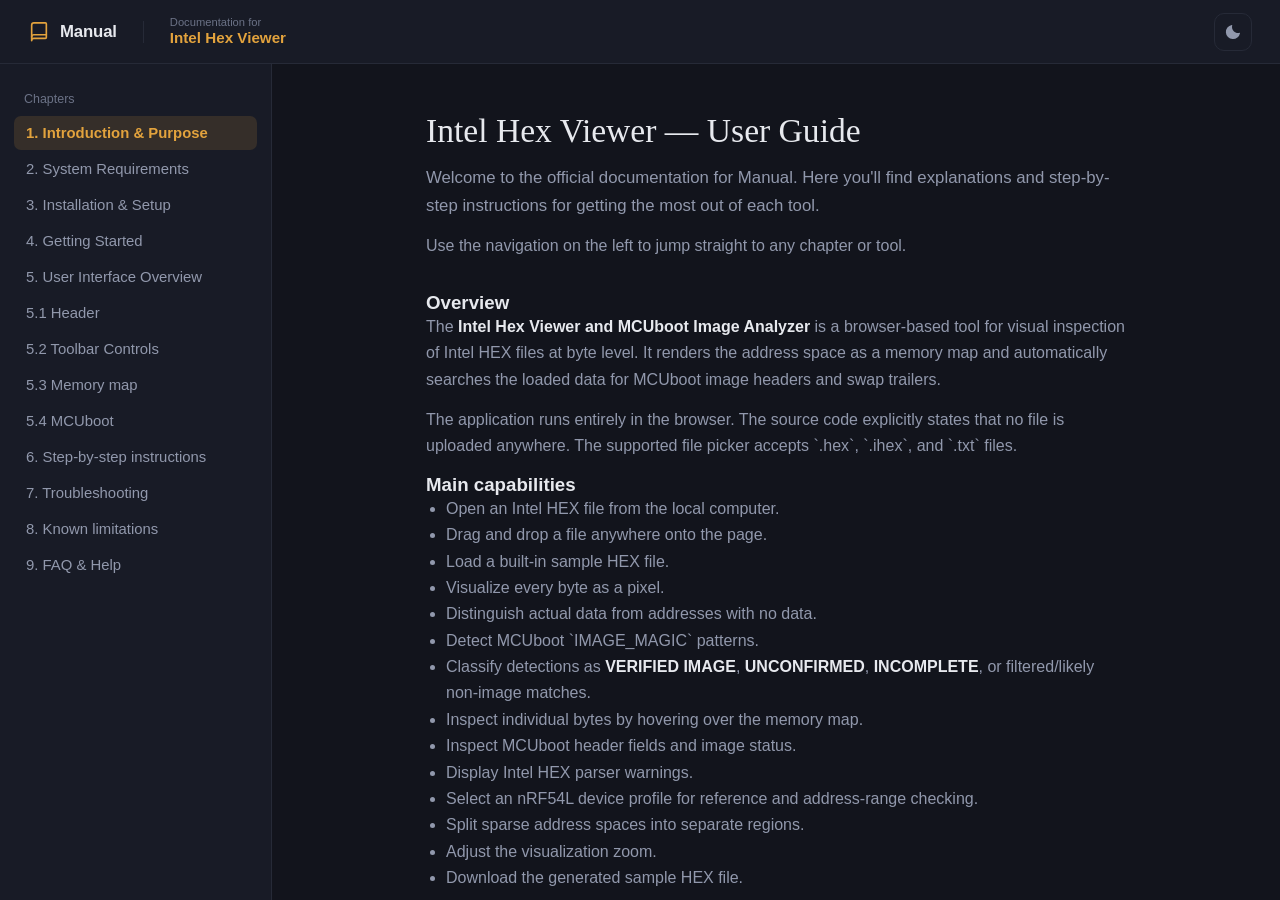
<file: intelHexViewer/manual.html>
<!DOCTYPE html>
<html lang="en" data-theme="dark">
<head>
<meta charset="UTF-8">
<meta name="viewport" content="width=device-width, initial-scale=1.0">
<title>Manual — User Guide</title>
<style>
    :root {
        --bg: #12141c;
        --bg-elevated: #181b26;
        --border: #262a37;
        --text-primary: #e7e9ee;
        --text-secondary: #9198ac;
        --text-muted: #6b7286;
        --accent: #e3a33d;
        --accent-soft: rgba(227, 163, 61, 0.14);
        --sidebar-hover: #1f2330;
        --shadow: rgba(0, 0, 0, 0.35);
    }

    html[data-theme="light"] {
        --bg: #faf9f7;
        --bg-elevated: #ffffff;
        --border: #e6e2da;
        --text-primary: #211f1c;
        --text-secondary: #5c584f;
        --text-muted: #8a8578;
        --accent: #b0700f;
        --accent-soft: rgba(176, 112, 15, 0.10);
        --sidebar-hover: #f1eee7;
        --shadow: rgba(0, 0, 0, 0.06);
    }

    * { box-sizing: border-box; margin: 0; padding: 0; }

    body {
        font-family: -apple-system, "Segoe UI", Roboto, Helvetica, Arial, sans-serif;
        background-color: var(--bg);
        color: var(--text-primary);
        display: flex;
        flex-direction: column;
        height: 100vh;
        overflow: hidden;
        transition: background-color 0.25s ease, color 0.25s ease;
    }

    /* --- Top bar --- */
    header.top-bar {
        height: 64px;
        background-color: var(--bg-elevated);
        border-bottom: 1px solid var(--border);
        display: flex;
        align-items: center;
        justify-content: space-between;
        padding: 0 28px;
        flex-shrink: 0;
    }

    .top-bar .brand {
        display: flex;
        align-items: center;
        gap: 10px;
    }

    .top-bar .brand svg {
        width: 22px;
        height: 22px;
        color: var(--accent);
        flex-shrink: 0;
    }

    .top-bar .brand-name {
        font-weight: 600;
        font-size: 1.05rem;
        color: var(--text-primary);
        letter-spacing: -0.01em;
    }

    .top-bar .divider {
        width: 1px;
        height: 22px;
        background-color: var(--border);
        margin: 0 16px;
    }

    .top-bar .tool-badge {
        display: flex;
        flex-direction: column;
        line-height: 1.15;
    }

    .top-bar .tool-badge .tool-label {
        font-size: 0.7rem;
        color: var(--text-muted);
    }

    .top-bar .tool-badge .tool-name {
        font-size: 0.95rem;
        font-weight: 600;
        color: var(--accent);
    }

    .top-bar .right-controls {
        display: flex;
        align-items: center;
        gap: 16px;
    }

    .theme-toggle {
        width: 38px;
        height: 38px;
        border-radius: 10px;
        border: 1px solid var(--border);
        background-color: transparent;
        color: var(--text-secondary);
        display: flex;
        align-items: center;
        justify-content: center;
        cursor: pointer;
        transition: background-color 0.2s, color 0.2s;
    }

    .theme-toggle:hover {
        background-color: var(--sidebar-hover);
        color: var(--accent);
    }

    .theme-toggle svg {
        width: 18px;
        height: 18px;
    }

    /* --- Main layout --- */
    .main-container {
        display: flex;
        flex: 1;
        overflow: hidden;
    }

    aside.sidebar {
        width: 272px;
        background-color: var(--bg-elevated);
        border-right: 1px solid var(--border);
        padding: 28px 14px;
        overflow-y: auto;
        flex-shrink: 0;
    }

    aside.sidebar h3 {
        font-size: 0.78rem;
        color: var(--text-muted);
        margin-bottom: 10px;
        padding-left: 10px;
        font-weight: 500;
    }

    aside.sidebar ul {
        list-style: none;
    }

    aside.sidebar li {
        margin-bottom: 2px;
    }

    aside.sidebar a {
        display: block;
        padding: 9px 12px;
        color: var(--text-secondary);
        text-decoration: none;
        border-radius: 7px;
        font-size: 0.93rem;
        transition: background 0.15s, color 0.15s;
    }

    aside.sidebar a:hover {
        background-color: var(--sidebar-hover);
        color: var(--text-primary);
    }

    aside.sidebar a.active {
        background-color: var(--accent-soft);
        color: var(--accent);
        font-weight: 600;
    }

    /* --- Content --- */
    main.content {
        flex: 1;
        padding: 48px;
        overflow-y: auto;
        scroll-behavior: smooth;
    }

    .content-inner {
        max-width: 700px;
        margin: 0 auto;
    }

    .content section {
        display: none;
        margin-bottom: 8px;
        animation: fadeIn 0.2s ease;
    }

    .content section.active {
        display: block;
    }

    @keyframes fadeIn {
        from { opacity: 0; transform: translateY(4px); }
        to { opacity: 1; transform: translateY(0); }
    }

    .chapter-nav {
        display: flex;
        justify-content: space-between;
        margin-top: 40px;
        padding-top: 20px;
        border-top: 1px solid var(--border);
    }

    .chapter-nav a {
        font-size: 0.9rem;
        color: var(--text-secondary);
        text-decoration: none;
        padding: 8px 14px;
        border: 1px solid var(--border);
        border-radius: 8px;
        transition: background 0.15s, color 0.15s;
    }

    .chapter-nav a:hover {
        background-color: var(--sidebar-hover);
        color: var(--accent);
    }

    .chapter-nav .spacer {
        flex: 1;
    }

    .content h1 {
        font-family: Georgia, "Times New Roman", serif;
        font-size: 2.1rem;
        font-weight: 500;
        color: var(--text-primary);
        margin-bottom: 14px;
    }

    .content h2 {
        font-family: Georgia, "Times New Roman", serif;
        font-size: 1.4rem;
        font-weight: 500;
        color: var(--text-primary);
        margin-top: 8px;
        margin-bottom: 14px;
        padding-bottom: 10px;
        border-bottom: 1px solid var(--border);
    }

    .content p {
        line-height: 1.65;
        margin-bottom: 14px;
        color: var(--text-secondary);
    }

    .content ul {
        margin-bottom: 14px;
        padding-left: 20px;
        color: var(--text-secondary);
        line-height: 1.65;
    }

    .content strong {
        color: var(--text-primary);
    }

    .intro-lede {
        font-size: 1.05rem;
        color: var(--text-secondary);
    }

    .faq-item {
        background-color: var(--bg-elevated);
        border: 1px solid var(--border);
        border-radius: 10px;
        padding: 18px 20px;
    }

    .faq-item p { margin-bottom: 0; }
    .faq-item p + p { margin-top: 8px; }
</style>
</head>
<body>

<header class="top-bar">
    <div class="brand">
        <svg viewBox="0 0 24 24" fill="none" stroke="currentColor" stroke-width="1.8" stroke-linecap="round" stroke-linejoin="round">
            <path d="M4 4.5A2.5 2.5 0 0 1 6.5 2H19a1 1 0 0 1 1 1v15a1 1 0 0 1-1 1H6.5A2.5 2.5 0 0 0 4 21.5v-17Z"/>
            <path d="M4 17.5A2.5 2.5 0 0 1 6.5 15H20"/>
        </svg>
        <span class="brand-name">Manual</span>
        <div class="divider"></div>
        <div class="tool-badge">
            <span class="tool-label">Documentation for</span>
            <span class="tool-name">Intel Hex Viewer</span>
        </div>
    </div>
    <div class="right-controls">
        <button class="theme-toggle" id="themeToggle" aria-label="Toggle color theme" title="Toggle light / dark mode">
            <svg id="themeIcon" viewBox="0 0 24 24" fill="currentColor">
                <path d="M20.742 13.045a8.088 8.088 0 0 1-2.077.271c-2.135 0-4.14-.83-5.646-2.336-1.507-1.507-2.336-3.512-2.336-5.646 0-.693.09-1.376.271-2.077a.5.5 0 0 0-.633-.61A9.5 9.5 0 1 0 21.352 13.68a.5.5 0 0 0-.61-.635Z"/>
            </svg>
        </button>
    </div>
</header>

<div class="main-container">

    <aside class="sidebar">
        <h3>Chapters</h3>
        <ul>
            <li><a href="#introduction">1. Introduction & Purpose</a></li>
            <li><a href="#requirements">2. System Requirements</a></li>
            <li><a href="#install">3. Installation & Setup</a></li>
            <li><a href="#start">4. Getting Started</a></li>
            <li><a href="#interface">5. User Interface Overview</a></li>
            <li><a href="#ifheader">5.1 Header</a></li>
            <li><a href="#iftoolbar">5.2 Toolbar Controls</a></li>
            <li><a href="#ifmemory">5.3 Memory map</a></li>
            <li><a href="#mcuboot">5.4 MCUboot</a></li>
            <li><a href="#steps">6. Step-by-step instructions</a></li>
            <li><a href="#trouble">7. Troubleshooting</a></li>
            <li><a href="#limitation">8. Known limitations</a></li>
            <li><a href="#faq">9. FAQ &amp; Help</a></li>
        </ul>
    </aside>

    <main class="content">
        <div class="content-inner">

            <section id="introduction">
                <h1>Intel Hex Viewer — User Guide</h1>
                <p class="intro-lede">Welcome to the official documentation for Manual. Here you'll find explanations and step-by-step instructions for getting the most out of each tool.</p>
                <p>Use the navigation on the left to jump straight to any chapter or tool.</p>
		<br>
		<h3>Overview</h3>
		<p>The <strong>Intel Hex Viewer and MCUboot Image Analyzer</strong> is a browser-based tool for visual inspection of Intel HEX files at byte level. It renders the address space as a memory map and automatically searches the loaded data for MCUboot image headers and swap trailers.</p>
                <p>The application runs entirely in the browser. The source code explicitly states that no file is uploaded anywhere. The supported file picker accepts `.hex`, `.ihex`, and `.txt` files.</+>
                <br>
                <h3>Main capabilities</h3>
                <ul>
                    <li>Open an Intel HEX file from the local computer.</li>
		    <li>Drag and drop a file anywhere onto the page.</li>
		    <li>Load a built-in sample HEX file.</li>
		    <li>Visualize every byte as a pixel.</li>
		    <li>Distinguish actual data from addresses with no data.</li>
		    <li>Detect MCUboot `IMAGE_MAGIC` patterns.</li>
		    <li>Classify detections as <strong>VERIFIED IMAGE</strong>, <strong>UNCONFIRMED</strong>, <strong>INCOMPLETE</strong>, or filtered/likely non-image matches.</li>
		    <li>Inspect individual bytes by hovering over the memory map.</li>
		    <li>Inspect MCUboot header fields and image status.</li>
                    <li>Display Intel HEX parser warnings.</li>
                    <li>Select an nRF54L device profile for reference and address-range checking.</li>
                    <li>Split sparse address spaces into separate regions.</li>
                    <li>Adjust the visualization zoom.</li>
                    <li>Download the generated sample HEX file.</li>
                </ul>
                <br>
                <p><strong>Important:</strong> The selected target device is a <strong>reference only</strong>. It does not program or communicate with the device. </p>
		<br>
		<h3>Privacy</h3>
		<p>The application is designed to process files locally in the browser.</p>
		<p>The application footer explicitly states:</p>
		<p><strong>Intel Hex Viewer --- runs entirely in your browser. No file is uploaded anywhere.</strong></p>
		<p>Files are read using the browser's `FileReader` API and are not sent to a server by the application code.</p>
                <div class="chapter-nav">
                    <span class="spacer"></span>
                    <a href="#requirements">Next: 2. System Requirements →</a>
                </div>
            </section>

            <section id="requirements">
                <h2>2. System Requirements</h2>
                <p>The Intel HEX Viewer is a browser-based application that requires a modern web browser with JavaScript enabled. No software installation or dedicated server is required. The application runs entirely within the browser and processes HEX files locally; therefore, an internet connection is not required during normal operation. The tool does not specify minimum CPU, RAM, operating system, or browser-version requirements.</p>
                <div class="chapter-nav">
                    <a href="#introduction">← 1. Introduction & Purpose</a>
                    <a href="#install">Next: 3. Installation & Setup →</a>
                </div>
            </section>

            <section id="install">
                <h2>3. Installation & Setup</h2>
                <p>The Intel HEX Viewer is provided as a web-based application and does not require a local software installation.</p>
                <p>To access the application, open the following web address in a supported web browser:</p>
                <a href="https://chriskurz.github.io/">https://chriskurz.github.io/</a>
                <br>
                <br>
                <p>The application is ready for use after the page has loaded. No additional software, libraries, or server components need to be installed. The Intel HEX files selected for analysis are processed locally within the browser.</p>
                <div class="chapter-nav">
                    <a href="#requirements">← 2. System Requirements</a>
                    <a href="#start">Next: 4. Getting started →</a>
                </div>
            </section>

            <section id="start">
                <h2>4. Getting started</h2>
                <h3>4.1 Open the application </h3>
                <p>Open the HTML application in a modern web browser.</p>
                <p>The initial screen shows an empty memory-map area with the message:</p>
                <p>No file loaded yet. </p>
                <br>
                <p>The toolbar is displayed at the top of the page.</p>
                <h3>4.2 Load an Intel Hex file</h3>
                <p>There are two ways to load a file:</p>
                <ul>
                    <li>Option A - File picker
                        <p>1. Click <strong>Open .hex file</strong></p>
                        <p>2. Select an Intel HEX file from your computer.</p>
                        <p>3. The application reads the file locally and renders the memory map.</p>
                        <p>The file input accepts: `.hex`, `.ihex`, `.txt`
                    </li>
                    <li>Option B - Drag and drop
                        <p>1. Select the HEX file in your file manager.</p>
			<p>2.  Drag it onto the application page.</p>
			<p>3.  Release it anywhere on the page.</p>
                        <p>The application reads the dropped file and displays it automatically.</p>
                    </li>
                </ul>
                <br>
                <h3>4.3 Loading the Built-in Sample</h3>
                <p>Click <strong>Load sample</strong> to generate and display a synthetic Intel HEX example.</p>
                <p>The sample is designed to demonstrate:</p>
                <ul>
                    <li>erased data (`0xFF`)</li>
		    <li>MCUboot headers</li>
		    <li>a confirmed image</li>
		    <li>a test/pending image</li>
		    <li>an unrelated occurrence of the MCUboot magic value</li>
		    <li>zero-initialized data</li>
		    <li>unwritten gaps</li>
		</ul>
		<br>
		<p>After loading the sample, <strong>Download sample.hex</strong> becomes available. This allows the generated sample to be saved locally and inspected independently.</p>
                <p>The sample passes through the same loading and parsing path as a user-provided HEX file.</p>
		<br>
		<h3> 4.4 Quick Reference</h3>
		<br>
		<table>
		<tr>
		<th>Task</th>
		<th>Action</th>
		</tr>
		<tr>
		<td>Open firmware</td>
		<td>Click <strong>Open .hex file</strong></td>
		</tr>
		<tr>
		<td>Drag in firmware</td>
		<td>Drop a file anywhere on the page</td>
		</tr>
		<tr>
		<td>View demonstration</td>
		<td>Click <strong>Load sample</strong></td>
		</tr>
		<tr>
		<td>Save demonstration file</td>
		<td>Click <strong>Download sample.hex</strong></td>
		</tr>
		<tr>
		<td>Remove loaded data</td>
		<td>Click <strong>Clear</strong></td>
		</tr>
		<tr>
		<td>Change device reference</td>
		<td>Use <strong>Target device</strong></td>
		</tr>
		<tr>
		<td>Change visualization size</td>
		<td>Use <strong>zoom</strong></td>
		</tr>
		<tr>
		<td>Separate sparse regions</td>
		<td>Enable <strong>split into regions above gap</strong></td>
		</tr>
		<tr>
		<td>Change split distance</td>
		<td>Edit the <strong>KB</strong> value</td>
		</tr>
		<tr>
		<td>Inspect a byte</td>
		<td>Hover over the memory map</td>
		</tr>
		<tr>
		<td>Locate a detected image</td>	
		<td>Click its detection card</td>
		</tr>
		<tr>
		<td>Review parse problems</td>
		<td>Open <strong>Parser warnings</strong></td>
		</tr>
		<tr>
		<td>Understand colors </td>
		<td>Use the <strong>Legend</strong></td>
		</tr>
		</table>
                <div class="chapter-nav">
                    <a href="#install">← 3. Installation & Setup</a>
                    <a href="#interface">Next: 5. User Interface Overview →</a>
                </div>
            </section>

            <section id="interface">
                <h2>5. User Interface Overview</h2>
                <p>The interface consists of:</p>
 		<ul>
		    <li>Header</li>
		    <li>Toolbar</li>
		    <li>Memory map</li>
		    <li>Information sidebar</li>
		</ul>
		<img src="images/userInterface.jpg" alt="image">
                <div class="chapter-nav">
                    <a href="#install">← 3. Installation & Setup</a>
                    <a href="#ifheader">Next: 5.1 Header →</a>
                </div>
            </section>

	    <section id="ifheader">
		<h3>5.1 Header</h3>
		<p>The header identifies the application as:</p>
		<p><strong>Intel Hex Viewer and MCUboot Image Analyzer</strong></p>
                <br>
                <p>It describes the main visualization:</p>
		<ul>
		    <li>one pixel represents one byte</li>
		    <li>`0xFF` is black</li>
                    <li>`0x00` is white</li>
                    <li>intermediate values are grayscale</li>
                    <li>addresses without data are blue</li>
                    <li>detected MCUboot magic is highlighted in red</li>
                </ul>
                <br>
                <div class="chapter-nav">
                    <a href="#interface">← 5. User Interface Overview</a>
                    <a href="#iftoolbar">Next: 5.2 Toolbar Controls →</a>
                </div>
            </section>

	    <section id="iftoolbar">
                <h3>5.2 Toolbar Controls</h3>
                <h4>Open .hex file</h4>
		<p>Opens the local file picker.</p>
		<p>Use this control to load an Intel HEX file.</p>
		<br>
                <h4>Load sample</h4>
		<p>Creates and loads the built-in demonstration HEX file.</p>
		<p>Use this when learning the application or when you want to verify that the viewer is functioning correctly.</p>
		<be>
                <h4>Download sample.hex</h4>
		<p>This button is hidden until the sample has been loaded.</p>
		<p>Click it to save the generated sample as `sample.hex`.</p>
		<br>
                <h4>Clear</h4>
		<p>Removes the currently loaded file and restores the initial empty state.</p>
		<p>The following information is cleared:</p>
		<ul>
		    <li>memory map</li>
		    <li>file statistics</li>
		    <li>MCUboot detections</li>
		    <li>parser warnings</li>
		    <li>byte inspector information</li>
		</ul>
		<p>The selected device remains available as a reference selection.</p>
		<br>
                <h4>Target device</h4>
		<p>The <strong>Target device (reference only)</strong> selector contains the following profiles:</p>
                <table>
		   <tr>
                       <th> Device </th>
                       <th> NVM (RRAM) </th>
                       <th> RAM </th>
                   </tr>
		   <tr>
                       <td>nRF54L15 </td>
                       <td>1.5 MB </td>
                       <td>256 KB </td>
                   </tr>
		   <tr>
                       <td>nRF54L10</td>
                       <td>1 MB </td>
                       <td>192 KB</td>
                   </tr>
		   <tr>
                       <td>nRF54L05</td>
                       <td>0.5 MB</td>
                       <td>96 KB</td>
                   </tr>
		   <tr>
                       <td>nRF54LM20A</td>
                       <td>2 MB</td>
                       <td>512 KB</td>
                   </tr>
		   <tr>
                       <td>nRF54LM20B</td>
                       <td>2 MB</td>
                       <td>512 KB</td>
                   </tr>
		   <tr>
                       <td>nRF54LS05A</td>
                       <td>0.5 MB </td>
                       <td>64 KB</td>
                   </tr>
		   <tr>
                       <td>nRF54LS05B</td>
                       <td>0.5 MB</td>
                       <td>96 KB</td>
                   </tr>
		   <tr>
                       <td>nRF54LV10A</td>
                       <td>1 MB</td>
                       <td>192 KB</td>
                   </tr>
		</table>
                <p>The generic option is <strong>--- none / generic ---</strong>.</p>
                <p>If a device is selected and the maximum address represented by the loaded file exceeds the device's configured NVM size, the sidebar displays a warning. </p>
                <p>The device selection is informational; it is not used to connect to or program hardware.</p>
                <br>
                <h4>Zoom</h4>
		<p>The <strong>zoom</strong> slider controls the visual size of the memory-map pixels.</p>
                <p>Available values are:</p>
	        <p>1x through 6x</p>    	
                <p>The default value is <strong>3x</strong>.</p>
                <p>Changing the zoom does not change the loaded data. It only redraws the visualization at a different pixel size.</p>
                <br>
                <h4>Splitting Sparse Memory Regions</h4>
		<p>The checkbox:</p>
		<p><strong>split into regions above gap</strong></p>
		<p>controls how address ranges with large gaps are displayed.</p>
                <br>
                <p><strong>Disabled</strong></p>
		<p>With the option disabled, the application keeps the parsed data in a single region. This is the default behavior.</p>
                <br>
                <p><strong>Enabled</strong></p>
		<p>When enabled, the application separates regions when the gap between them exceeds the configured threshold.</p>
		<p>The threshold is entered in <strong>KB</strong>.</p>
		<p>The default threshold is: <strong>2048 KB</strong></p>
		<p>This is useful for HEX files containing data at widely separated addresses, for example a main flash area and a distant special-purpose area.</p>
		<br>
		<p><strong>Changing the threshold</strong></p>
		<p>1. Enable <strong>split into regions above gap</strong>.</p>
		<p>2. Enter the desired threshold in KB.</p>
		<p>3. The visualization is rebuilt automatically.</p>
		<p>Smaller thresholds create more separate regions.</p>
		<br>
		<p><strong>Display-size limitation</strong></p>
		<p>A single region has an internal display cap of <strong>8 MB</strong>.</p>
		<p>If a region exceeds this limit, it is skipped and a parser/display warning is shown. The application recommends enabling region splitting with a smaller threshold.</p>
		<br>
                <div class="chapter-nav">
                    <a href="#ifheader">← 5.1 Header</a>
                    <a href="#ifmemory">Next: 5.3 Memory map →</a>
                </div>
            </section>

	    <section id="ifmemory">
                <h4>Reading the Memory Map</h4>
		<p>The main area displays the loaded address space as a collection of memory pages.</p>
		<p>Each byte is represented by one pixel.</p>
		<p><strong>Byte colors</strong></p>
		<table>
		    <tr>
			<th>Visualization</th>
			<th>Meaning</th>
		    </tr>
		    <tr>
			<td>Black</td>
			<td>`0xFF` --- erased/high</td>
		    </tr>
		    <tr>
			<td>White</td>
			<td>`0x00` --- zero/low</td>
		    </tr>
		    <tr>
			<td>Gray</td>
			<td>`0x01`--`0xFE`</td>
		    </tr>
		    <tr>
			<td>Blue</td>
			<td>No data at that address</td>
		    </tr>
		    <tr>
			<td>Red</td>
			<td>MCUboot `IMAGE_MAGIC`</td>
		    </tr>
		    <tr>
			<td>Cyan</td>
			<td>`image_ok` status byte</td>
		    </tr>
		</table>
		<p>The memory map is therefore a visual representation of the byte values and the sparsity of the HEX file.</p>
		<br>
		<p><strong>Page layout</strong></p>
		<p>The visualization uses:</p>
		<ul>
		    <li>128 columns</li>
		    <li>up to 2048 rows per page</li>
		</ul>
		<p>Each page is labelled with:</p>
		<ul>
		    <li>start address</li>
		    <li>end address</li>
		    <li>number of bytes</li>
		    <li>column × row dimensions</li>
		</ul>
		<p>For example, a page label can identify an address range and its corresponding `128 × N` pixel layout.</p>
		<br>
                <h4>Byte Inspector</h4>
		<p>Move the mouse over a pixel in the memory map.</p>
		<p>The Byte inspector in the sidebar shows the corresponding address and byte value.</p>
		<p>For a byte containing data, the inspector displays:</p>
		<ul>
		    <li>address in hexadecimal</li>
		    <li>value in hexadecimal</li>
		    <li>value in decimal</li>
		    <li>value in binary</li>
		</ul>
		<p>Example format:</p>
		<p>0x00001020 </p>
		<p>value: 0xA5 (165 dec, 10100101 bin)</p>
		<br>
		<p>If the selected address contains no data, the inspector reports:<p>
		<p>no data at this address</p>
		<br>
		<p>If the byte belongs to a recognized MCUboot header field or trailer element, its role is also displayed.</p>
		<p>Move the pointer outside the memory map to reset the inspector.</p>
                <div class="chapter-nav">
                    <a href="#iftoolbar">← 5.2 Toolbar Controls</a>
                    <a href="#mcuboot">Next: 5.4 MCUboot →</a>
                </div>
            </section>

            <section id="mcuboot">
                <h2>5.4 MCUboot</h2>
		<h3>MCUboot Detection Cards</h3>
		<p>Each non-filtered detection is shown in the <strong>mcuboot detections</strong> section of the sidebar.</p>
		<p>A detection card can show:</p>
		<ul>
		<li>global address</li>
		<li>region number</li>
		<li>offset within the region</lí>
		<li>image classification</li>
		<li>firmware version</li>
		<li>build number</li>
		<li>load address</li>
		<li>header size</li>
		<li>protected TLV size</li>
		<li>image size</li>
		<li>flags</li>
		<li>decoded common flags</li>
		<li>image status</li>
		</ul>
		<br>
		<p>Click a detection card in the sidebar.</p>
		<p>The application scrolls the corresponding memory-map location into view and briefly flashes the red marker around the detected header.</p>
		<p>This provides a direct connection between the textual analysis and the byte-level visualization.</p>
		<br>
		<h3>MCUboot flags</h3>
		<p>The application recognizes these common flag bits:</p>
		<table>
		<tr>
		<th>Flag</th>
		<th>Meaning</th>
		</tr>
		<tr>
		<td>`0x00000001`</td>
		<td>`PIC`</td>
		</tr>
		<tr>
		<td>`0x00000004`</td>
		<td>`ENCRYPTED_AES128`</td>
		</tr>
		<tr>
		<td>`0x00000008`</td>
		<td>`ENCRYPTED_AES256`</td>
		</tr>
		<tr>
		<td>`0x00000010`</td>
		<td>`NON_BOOTABLE`</td>
		</tr>
		<tr>
		<td>`0x00000020`</td>
		<td>`RAM_LOAD`</td>
		</tr>
		<tr>
		<td>`0x00000100`</td>
		<td>`ROM_FIXED`</td>
		</tr>
		</table>
		<br>
		<p>If none of the recognized flags are set, the application reports:</p>
		<p>none of the common flags set</p>
		<br>
		<p>Unknown flag bits can cause a detection to be classified as unlikely.</p>
		<br>
		<h3>MCUboot Swap Trailer and Image Status</h3>
		<p>The application also searches for MCUboot swap trailers.</p>
		<p>The trailer contains a 16-byte MCUboot magic structure and an `image_ok` status byte.</p>
		<p>The application supports two trailer formats:<p>
		<p>1. <strong>Classic format</strong> --- write size 8.</p>
		<p>2. <strong>Sized format</strong> --- the write size is stored in the first two bytes before the 14-byte suffix.</p>
		<br>
		<p>Recognized plausible write sizes are: 1, 2, 4, 8, 16, 32, 64</p>
		<br>
		<h3>Image status</h3>
		<p>The `image_ok` byte is interpreted as follows:</p>
		<table>
		<tr>
		<th>Value</th>
		<th>Status</th>
		</tr>
		<tr>
		<td>`0x01`</td>
		<td>Confirmed</td>
		</tr>
		<tr>
		<td>`0xFF` or unwritten</td>
		<td>Test / pending</td>
		</tr>
		<tr>
	  	<td>Other value</td>
                <td>Unknown</td>
		</tr>
		</table>
		<br>
		<p>The status byte is highlighted in cyan in the memory map.</p>
		<br>
		<h3>Status shown in detection cards</h3>
		<p>A detection can show: <strong>CONFIRMED</strong></p>
		<p>The `image_ok` byte is `0x01`.</p>
		<br>
		<p><strong>TEST / pending</strong></p>
		<p>The `image_ok` byte is unset/erased. The application describes this as an image that will only boot once unless it is subsequently confirmed.</p>
		<br>
		<p><strong>unknown</strong></p>
		<p>A trailer was found, but the `image_ok` value could not be interpreted.</p>
		<br>
		<p><strong>no swap trailer found</strong></p>
		<p>No matching trailer was detected for the image.</p>
                <div class="chapter-nav">
                    <a href="#ifmemory">← 5.3 Memory map</a>
                    <a href="#steps">Next: 6. Step-by-step instructions →</a>
                </div>
            </section>

            <section id="steps">
                <h2>6. Step-by-step instructions</h2>
		<p>For a typical firmware analysis, use the following sequence:</p>
		<p>1.  Open the Intel HEX file.</p>
		<p>2.  Review the <strong>File</strong> section.</p>
		<p>3.  Check the number and address range of the regions.</p>
		<p>4.  Review <strong>Parser warnings</strong>.</p>
		<p>5.  Select the target nRF54L device if you want an address-range reference.</p>
		<p>6.  Inspect the memory map visually.</p>
		<p>7.  Review <strong>mcuboot detections</strong>.</p>
		<p>8.  Start with detections marked <strong>VERIFIED IMAGE</strong>.</p>
		<p>9.  Compare version, build number, load address, header size, and image size.</p>
		<p>10. Review the image status and any matching swap trailer.</p>
		<p>11. Click a detection card to jump to its location in the memory map.</p>
		<p>12. Hover over relevant pixels to inspect individual bytes.</p>
		<p>13. If the address space is very sparse, enable <strong>split into regions above gap</strong>.</p>
		<p>14. Adjust the split threshold and zoom as needed.</p>
                <div class="chapter-nav">
                    <a href="#mcuboot">← 5.4 MCUboot</a>
                    <a href="#trouble">Next: 7. Troubleshooting →</a>
                </div>
            </section>

            <section id="trouble">
                <h2>7. Troubleshooting</h2>
		<h3>No memory map appears</h3>
		<p>Check the <strong>Parser warnings</strong> section.</p>
		<p>If the file contains no usable data records, the application reports:</p>
		<p>Could not find any data records in this file.</p>
		<br>
		<p>Verify that the selected file is an Intel HEX file containing valid data records.</p>
		<br>
		<h3>The file loads but warnings are displayed</h3>
		<p>Review each warning carefully.</p>
		<p>A checksum mismatch may indicate corruption. A missing EOF record may indicate an incomplete or truncated file.</p>
		<br>
		<h3>A red MCUboot magic value appears but no verified image is shown</h3>
		<p>A four-byte MCUboot magic match alone is not sufficient.</p>
		<p>The application performs additional checks on:</p>
		<ul>
		<li>header completeness</li>
		<li>header size</li>
		<li>image size</li>
		<li>flags</li>
		<li>image bounds</li>
		<li>TLV information magic</li>
		</ul>
		<br>
		<p>The match may therefore be an unrelated occurrence of the magic constant.</p>
		<br>
		<h3>A region is skipped</h3>
		<p>A region larger than the 8 MB display cap is skipped.</p>
		<p>Enable <strong>split into regions above gap</strong> and reduce the threshold so that the address space is divided into smaller regions.</p>
		<br>
		<h3>The selected device shows an address warning</h3>
		<p>The maximum address represented by the loaded data exceeds the NVM size configured for the selected reference device.</p>
		<p>Check that the selected device profile is correct and review the HEX file's address ranges.</p>
		<br>
		<h3>The Byte inspector says "no data"</h3>
		<p>The cursor is positioned over an address that is not represented by a data record in the HEX file.</p>
		<p>This is different from a stored byte whose value happens to be `0xFF`.</p>
                <div class="chapter-nav">
                    <a href="#steps">← 6. Step-by-step instructions</a>
                    <a href="#limitation">Next: 8. Known limitations →</a>
                </div>
            </section>

            <section id="limitation">
                <h2>8. Known limitations</h2>
		<p>This application is primarily a <strong>visualization and analysis tool</strong>.</p>
		<p>It does <strong>not</strong>:</p>
		<ul>
		<li>program an MCU,</li>
		<li>communicate with a connected target device,</li>
		<li>modify firmware,</li>
		<li>validate a firmware cryptographic signature,</li>
		<li>calculate or verify an image hash,</li>
		<li>perform a complete MCUboot image-security validation,</li>
		<li>prove that an image is bootable on hardware.</li>
		</ul>
		<p>The MCUboot classifications are based on the checks implemented by the application. In particular, <strong>UNCONFIRMED</strong> detections require human interpretation because a missing TLV marker can have multiple explanations.</p>
		<p>The device profiles are explicitly for reference only.</p>
                <div class="chapter-nav">
                    <a href="#trouble">← 7. Troubleshooting</a>
                    <a href="#faq">Next: 9. FAQ &amp; Help →</a>
                </div>
            </section>

            <section id="faq">
                <h2>9. FAQ &amp; Help</h2>
                <div class="faq-item">
                    <p><strong>Q: What should I do if a tool won't load?</strong></p>
                    <p>A: First try clearing your browser cache and reloading the page.</p>
                </div>
                <div class="chapter-nav">
                    <a href="#limitation">← 8. Known limitations</a>
                    <span class="spacer"></span>
                </div>
            </section>

        </div>
    </main>

</div>

<script>
    (function () {
        var moonIcon = '<path d="M20.742 13.045a8.088 8.088 0 0 1-2.077.271c-2.135 0-4.14-.83-5.646-2.336-1.507-1.507-2.336-3.512-2.336-5.646 0-.693.09-1.376.271-2.077a.5.5 0 0 0-.633-.61A9.5 9.5 0 1 0 21.352 13.68a.5.5 0 0 0-.61-.635Z"/>';
        var sunIcon = '<path d="M12 4.5a1 1 0 0 1-1-1v-1a1 1 0 1 1 2 0v1a1 1 0 0 1-1 1Zm0 15a1 1 0 0 1 1 1v1a1 1 0 1 1-2 0v-1a1 1 0 0 1 1-1Zm7.5-7.5a1 1 0 0 1 1-1h1a1 1 0 1 1 0 2h-1a1 1 0 0 1-1-1Zm-15 0a1 1 0 0 1-1 1h-1a1 1 0 1 1 0-2h1a1 1 0 0 1 1 1Zm13.02-5.52a1 1 0 0 1 0-1.42l.71-.7a1 1 0 1 1 1.41 1.41l-.7.71a1 1 0 0 1-1.42 0Zm-11.04 11.04a1 1 0 0 1 0 1.42l-.71.7a1 1 0 1 1-1.41-1.41l.7-.71a1 1 0 0 1 1.42 0Zm11.04 0a1 1 0 0 1 1.42 0l.7.71a1 1 0 1 1-1.41 1.41l-.71-.7a1 1 0 0 1 0-1.42ZM6.48 5.98a1 1 0 0 1-1.42 0l-.7-.71A1 1 0 1 1 5.77 3.86l.71.7a1 1 0 0 1 0 1.42ZM12 7.5a4.5 4.5 0 1 1 0 9 4.5 4.5 0 0 1 0-9Z"/>';

        var root = document.documentElement;
        var toggleBtn = document.getElementById('themeToggle');
        var iconEl = document.getElementById('themeIcon');

        function render(theme) {
            iconEl.innerHTML = theme === 'dark' ? moonIcon : sunIcon;
        }

        render(root.getAttribute('data-theme'));

        toggleBtn.addEventListener('click', function () {
            var current = root.getAttribute('data-theme');
            var next = current === 'dark' ? 'light' : 'dark';
            root.setAttribute('data-theme', next);
            render(next);
        });
    })();

    (function () {
        var sections = document.querySelectorAll('.content section');
        var navLinks = document.querySelectorAll('a[href^="#"]');
        var contentEl = document.querySelector('main.content');
        var defaultChapter = 'introduction';

        function showChapter(id) {
            var found = false;
            sections.forEach(function (section) {
                if (section.id === id) {
                    section.classList.add('active');
                    found = true;
                } else {
                    section.classList.remove('active');
                }
            });
            if (!found) {
                document.getElementById(defaultChapter).classList.add('active');
                id = defaultChapter;
            }

            navLinks.forEach(function (link) {
                var isSidebarLink = link.closest('aside.sidebar') !== null;
                if (isSidebarLink) {
                    link.classList.toggle('active', link.getAttribute('href') === '#' + id);
                }
            });

            contentEl.scrollTop = 0;
        }

        navLinks.forEach(function (link) {
            link.addEventListener('click', function (e) {
                e.preventDefault();
                var id = link.getAttribute('href').slice(1);
                window.location.hash = id;
                showChapter(id);
            });
        });

        window.addEventListener('hashchange', function () {
            var id = window.location.hash.slice(1) || defaultChapter;
            showChapter(id);
        });

        var initialId = window.location.hash.slice(1) || defaultChapter;
        showChapter(initialId);
    })();
</script>

</body>
</html>
</file>
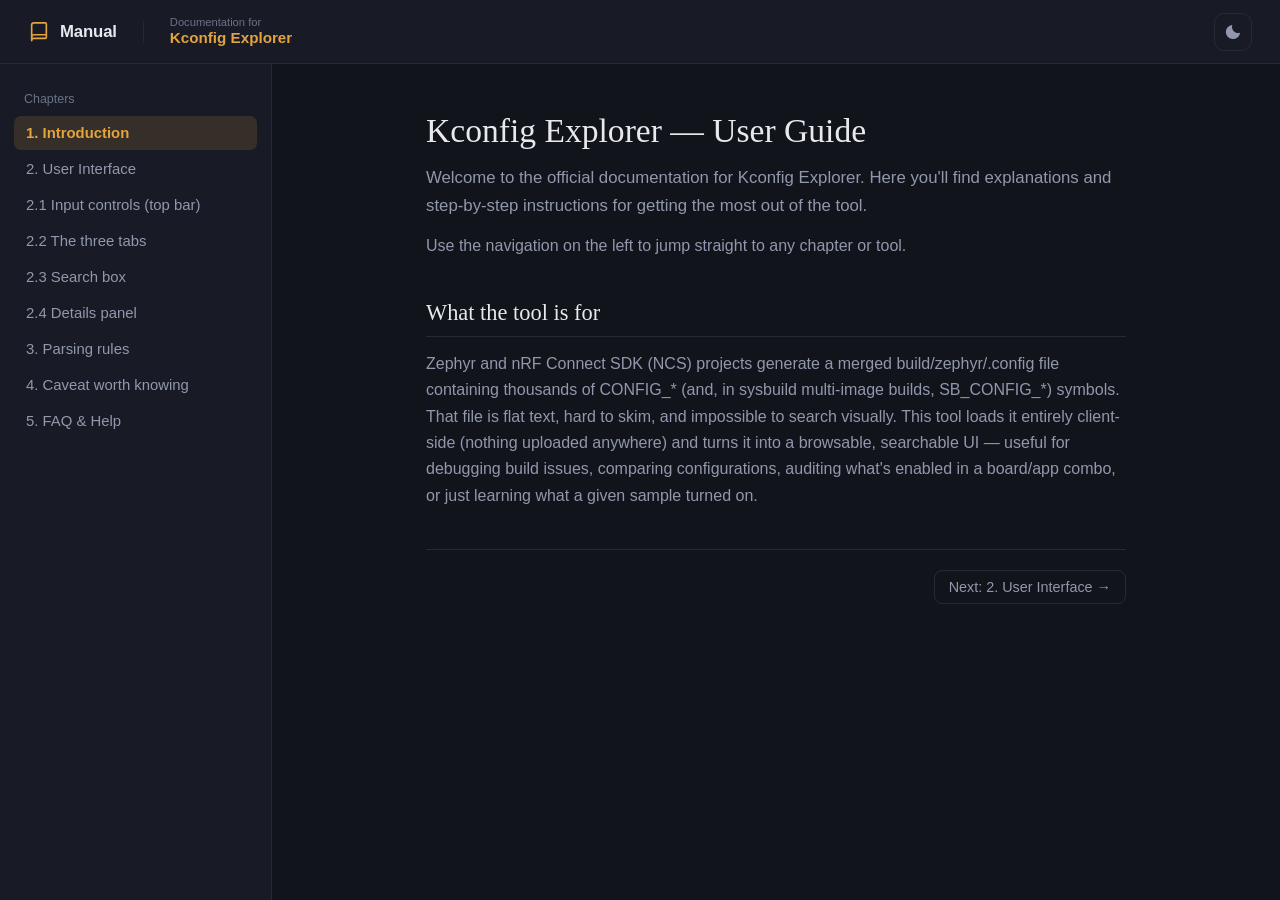
<file: kconfigExplorer/manual.html>
<!DOCTYPE html>
<html lang="en" data-theme="dark">
<head>
<meta charset="UTF-8">
<meta name="viewport" content="width=device-width, initial-scale=1.0">
<title>Manual — User Guide</title>
<style>
    :root {
        --bg: #12141c;
        --bg-elevated: #181b26;
        --border: #262a37;
        --text-primary: #e7e9ee;
        --text-secondary: #9198ac;
        --text-muted: #6b7286;
        --accent: #e3a33d;
        --accent-soft: rgba(227, 163, 61, 0.14);
        --sidebar-hover: #1f2330;
        --shadow: rgba(0, 0, 0, 0.35);
    }

    html[data-theme="light"] {
        --bg: #faf9f7;
        --bg-elevated: #ffffff;
        --border: #e6e2da;
        --text-primary: #211f1c;
        --text-secondary: #5c584f;
        --text-muted: #8a8578;
        --accent: #b0700f;
        --accent-soft: rgba(176, 112, 15, 0.10);
        --sidebar-hover: #f1eee7;
        --shadow: rgba(0, 0, 0, 0.06);
    }

    * { box-sizing: border-box; margin: 0; padding: 0; }

    body {
        font-family: -apple-system, "Segoe UI", Roboto, Helvetica, Arial, sans-serif;
        background-color: var(--bg);
        color: var(--text-primary);
        display: flex;
        flex-direction: column;
        height: 100vh;
        overflow: hidden;
        transition: background-color 0.25s ease, color 0.25s ease;
    }

    /* --- Top bar --- */
    header.top-bar {
        height: 64px;
        background-color: var(--bg-elevated);
        border-bottom: 1px solid var(--border);
        display: flex;
        align-items: center;
        justify-content: space-between;
        padding: 0 28px;
        flex-shrink: 0;
    }

    .top-bar .brand {
        display: flex;
        align-items: center;
        gap: 10px;
    }

    .top-bar .brand svg {
        width: 22px;
        height: 22px;
        color: var(--accent);
        flex-shrink: 0;
    }

    .top-bar .brand-name {
        font-weight: 600;
        font-size: 1.05rem;
        color: var(--text-primary);
        letter-spacing: -0.01em;
    }

    .top-bar .divider {
        width: 1px;
        height: 22px;
        background-color: var(--border);
        margin: 0 16px;
    }

    .top-bar .tool-badge {
        display: flex;
        flex-direction: column;
        line-height: 1.15;
    }

    .top-bar .tool-badge .tool-label {
        font-size: 0.7rem;
        color: var(--text-muted);
    }

    .top-bar .tool-badge .tool-name {
        font-size: 0.95rem;
        font-weight: 600;
        color: var(--accent);
    }

    .top-bar .right-controls {
        display: flex;
        align-items: center;
        gap: 16px;
    }

    .theme-toggle {
        width: 38px;
        height: 38px;
        border-radius: 10px;
        border: 1px solid var(--border);
        background-color: transparent;
        color: var(--text-secondary);
        display: flex;
        align-items: center;
        justify-content: center;
        cursor: pointer;
        transition: background-color 0.2s, color 0.2s;
    }

    .theme-toggle:hover {
        background-color: var(--sidebar-hover);
        color: var(--accent);
    }

    .theme-toggle svg {
        width: 18px;
        height: 18px;
    }

    /* --- Main layout --- */
    .main-container {
        display: flex;
        flex: 1;
        overflow: hidden;
    }

    aside.sidebar {
        width: 272px;
        background-color: var(--bg-elevated);
        border-right: 1px solid var(--border);
        padding: 28px 14px;
        overflow-y: auto;
        flex-shrink: 0;
    }

    aside.sidebar h3 {
        font-size: 0.78rem;
        color: var(--text-muted);
        margin-bottom: 10px;
        padding-left: 10px;
        font-weight: 500;
    }

    aside.sidebar ul {
        list-style: none;
    }

    aside.sidebar li {
        margin-bottom: 2px;
    }

    aside.sidebar a {
        display: block;
        padding: 9px 12px;
        color: var(--text-secondary);
        text-decoration: none;
        border-radius: 7px;
        font-size: 0.93rem;
        transition: background 0.15s, color 0.15s;
    }

    aside.sidebar a:hover {
        background-color: var(--sidebar-hover);
        color: var(--text-primary);
    }

    aside.sidebar a.active {
        background-color: var(--accent-soft);
        color: var(--accent);
        font-weight: 600;
    }

    /* --- Content --- */
    main.content {
        flex: 1;
        padding: 48px;
        overflow-y: auto;
        scroll-behavior: smooth;
    }

    .content-inner {
        max-width: 700px;
        margin: 0 auto;
    }

    .content section {
        display: none;
        margin-bottom: 8px;
        animation: fadeIn 0.2s ease;
    }

    .content section.active {
        display: block;
    }

    @keyframes fadeIn {
        from { opacity: 0; transform: translateY(4px); }
        to { opacity: 1; transform: translateY(0); }
    }

    .chapter-nav {
        display: flex;
        justify-content: space-between;
        margin-top: 40px;
        padding-top: 20px;
        border-top: 1px solid var(--border);
    }

    .chapter-nav a {
        font-size: 0.9rem;
        color: var(--text-secondary);
        text-decoration: none;
        padding: 8px 14px;
        border: 1px solid var(--border);
        border-radius: 8px;
        transition: background 0.15s, color 0.15s;
    }

    .chapter-nav a:hover {
        background-color: var(--sidebar-hover);
        color: var(--accent);
    }

    .chapter-nav .spacer {
        flex: 1;
    }

    .content h1 {
        font-family: Georgia, "Times New Roman", serif;
        font-size: 2.1rem;
        font-weight: 500;
        color: var(--text-primary);
        margin-bottom: 14px;
    }

    .content h2 {
        font-family: Georgia, "Times New Roman", serif;
        font-size: 1.4rem;
        font-weight: 500;
        color: var(--text-primary);
        margin-top: 8px;
        margin-bottom: 14px;
        padding-bottom: 10px;
        border-bottom: 1px solid var(--border);
    }

    .content p {
        line-height: 1.65;
        margin-bottom: 14px;
        color: var(--text-secondary);
    }

    .content ul {
        margin-bottom: 14px;
        padding-left: 20px;
        color: var(--text-secondary);
        line-height: 1.65;
    }

    .content strong {
        color: var(--text-primary);
    }

    .intro-lede {
        font-size: 1.05rem;
        color: var(--text-secondary);
    }

    .faq-item {
        background-color: var(--bg-elevated);
        border: 1px solid var(--border);
        border-radius: 10px;
        padding: 18px 20px;
    }

    .faq-item p { margin-bottom: 0; }
    .faq-item p + p { margin-top: 8px; }
</style>
</head>
<body>

<header class="top-bar">
    <div class="brand">
        <svg viewBox="0 0 24 24" fill="none" stroke="currentColor" stroke-width="1.8" stroke-linecap="round" stroke-linejoin="round">
            <path d="M4 4.5A2.5 2.5 0 0 1 6.5 2H19a1 1 0 0 1 1 1v15a1 1 0 0 1-1 1H6.5A2.5 2.5 0 0 0 4 21.5v-17Z"/>
            <path d="M4 17.5A2.5 2.5 0 0 1 6.5 15H20"/>
        </svg>
        <span class="brand-name">Manual</span>
        <div class="divider"></div>
        <div class="tool-badge">
            <span class="tool-label">Documentation for</span>
            <span class="tool-name">Kconfig Explorer</span>
        </div>
    </div>
    <div class="right-controls">
        <button class="theme-toggle" id="themeToggle" aria-label="Toggle color theme" title="Toggle light / dark mode">
            <svg id="themeIcon" viewBox="0 0 24 24" fill="currentColor">
                <path d="M20.742 13.045a8.088 8.088 0 0 1-2.077.271c-2.135 0-4.14-.83-5.646-2.336-1.507-1.507-2.336-3.512-2.336-5.646 0-.693.09-1.376.271-2.077a.5.5 0 0 0-.633-.61A9.5 9.5 0 1 0 21.352 13.68a.5.5 0 0 0-.61-.635Z"/>
            </svg>
        </button>
    </div>
</header>

<div class="main-container">

    <aside class="sidebar">
        <h3>Chapters</h3>
        <ul>
            <li><a href="#introduction">1. Introduction</a></li>
            <li><a href="#tool-one">2. User Interface</a></li>
            <li><a href="#tool-two">2.1 Input controls (top bar)</a></li>
            <li><a href="#three-tabs">2.2 The three tabs</a></li>
            <li><a href="#search-box">2.3 Search box</a></li>
            <li><a href="#details">2.4 Details panel</a></li>
            <li><a href="#parsing-rules">3. Parsing rules</a></li>
            <li><a href="#caveat">4. Caveat worth knowing</a></li>
            <li><a href="#faq">5. FAQ &amp; Help</a></li>
        </ul>
    </aside>

    <main class="content">
        <div class="content-inner">

            <section id="introduction">
                <h1>Kconfig Explorer — User Guide</h1>
                <p class="intro-lede">Welcome to the official documentation for Kconfig Explorer. Here you'll find explanations and step-by-step instructions for getting the most out of the tool.</p>
                <p>Use the navigation on the left to jump straight to any chapter or tool.</p>
		<br>

		<h2>What the tool is for</h2>
		<p>Zephyr and nRF Connect SDK (NCS) projects generate a merged build/zephyr/.config file containing thousands of CONFIG_* (and, in sysbuild multi-image builds, SB_CONFIG_*) symbols. That file is flat text, hard to skim, and impossible to search visually. This tool loads it entirely client-side (nothing uploaded anywhere) and turns it into a browsable, searchable UI — useful for debugging build issues, comparing configurations, auditing what's enabled in a board/app combo, or just learning what a given sample turned on.</p>

                <div class="chapter-nav">
                    <span class="spacer"></span>
                    <a href="#tool-one">Next: 2. User Interface →</a>
                </div>
            </section>

            <section id="tool-one">
                <h2>2. User Interface</h2>
                <p>The Kconfig Explorer user interface is your central starting view.</p>

		<img src="images/UserInterface.jpg">

                <div class="chapter-nav">
                    <a href="#introduction">← 1. Introduction</a>
                    <a href="#tool-two">Next: 2.1 Input controls (top bar) →</a>
                </div>

            </section>

            <section id="tool-two">

		<h2>2.1 Input controls (top bar)</h2>
		<img src="images/topBar.jpg">
                <ul>
                    <li><strong>Open button (file picker)</strong> — loads any .config or plain-text file with CONFIG_X=value lines. Also supports drag-and-drop anywhere on the page.</li>
                    <li><strong>"Try a sample" button</strong> — loads a small built-in example .config so you can explore the UI immediately without a real build directory.</li>
                    <li><strong>Clear button</strong> — appears once a file is loaded; resets the view.</li>
                    <li><strong>File name label</strong> — shows which file is currently loaded.</li>
                    <li><strong>Stats bar</strong> — summary counts (e.g. total symbols, how many are enabled) once a file is parsed.</li>
                </ul>

                <div class="chapter-nav">
                    <a href="#tool-one">← 2. User Interface</a>
                    <a href="#three-tabs">Next: 2.2 The three tabs →</a>
                </div>
            </section>



            <section id="three-tabs">

		<h3>2.2 The three tabs</h3>
		<img src="images/threeTabs.jpg">
		<ul>
		    <li><strong>Tree</strong> — symbol names are split on _ after the CONFIG_/SB_CONFIG_ prefix and nested into a folder-style hierarchy (e.g. BT → PERIPHERAL, GATT → CLIENT, DYNAMIC_DB). This mirrors Kconfig's menu structure closely for common cases, letting you drill into a subsystem (like BT_* or LOG_*) the way you would in menuconfig, purely from naming conventions — no need to parse actual Kconfig source files. If the file has both CONFIG_ and SB_CONFIG_ symbols (common in sysbuild output), the tree splits into two top-level groups so the namespaces don't mix.</li>
                    <li><strong>Enabled (=y)</strong> — a flat, searchable list of every boolean symbol turned on. Handy for quickly answering "what features does this build actually have enabled?"
                    <ul>
                        <li><strong>"Top-level symbols only" checkbox</strong> — narrows the list to symbols with no further _ after the prefix (e.g. CONFIG_BT, SB_CONFIG_MCUBOOT), hiding all the finer sub-options (CONFIG_BT_PERIPHERAL, etc.) for a higher-level overview.</li>
                        <li><strong>"Export list (.txt)" button</strong> — downloads the currently-filtered enabled list as a text file, useful for diffing against another build or pasting into a bug report.</li>
                   </ul>
		   <li><strong>All symbols</strong> — every parsed symbol (booleans, strings, numbers, and explicitly-unset # CONFIG_X is not set entries) in one sortable table.
		   <ul>
                       <li><strong>Sort buttons: Name, Value, Line #</strong> — reorder the table by symbol name, its value, or its position in the original file (useful for spotting where in the file a setting came from).</li>
		   </ul>
                </ul>

                <div class="chapter-nav">
                    <a href="#tool-two">← 2.1 Input controls (top bar)</a>
                    <a href="#search-box">Next: 2.3 Search box →</a>
                </div>
            </section>

	    <section id="search-box">

                <h3>2.3 Search box (applies to whichever tab is active)</h3>
		<img src="images/searchBox.jpg">
		<p>Filters symbols by substring match (e.g. typing BT_PERIPHERAL) and highlights matches directly in the tree view. An × button clears the filter.</p>

                <div class="chapter-nav">
                    <a href="#three-tabs">← 2.2 The three tabs</a>
                    <a href="#details">Next: 2.4 Details panel →</a>
                </div>
            </section>

	    <section id="details">
	
		<h3>2.4 Details panel</h3>
		<img src="images/details.jpg">
		<p>Click any symbol (in any tab) to open a side panel showing:</p>
		<ul>
		    <li>Its current value</li>
		    <li>Its inferred type (bool / string / int/hex)</p)
		    <li> Whether it was explicitly set (=y) or explicitly unset (# CONFIG_X is not set — Kconfig's convention for "no")</li>
                    <li>The original raw line from the file (with line number)</li>
                </ul>
		<p>This is useful for disambiguating things like whether a symbol is absent from the file (never touched) versus explicitly disabled.</p>

                <div class="chapter-nav">
                    <a href="#search-box">← 2.3 Search box</a>
                    <a href="#parsing-rules">Next: 3. Parsing rules →</a>
                </div>
            </section>

            <section id="parsing-rules">
                <h3>3. Parsing rules (what it recognizes)</h3>
                <ul>
                    <li>CONFIG_NAME=y / =n → boolean</li>
                    <li>CONFIG_NAME="string" → string (quotes stripped, escapes unescaped)</li>
                    <li>CONFIG_NAME=123 / =0x1F → number</li>
                    <li># CONFIG_NAME is not set → explicitly-unset boolean</li> 
                    <li>Everything else (comments, blank lines, unrelated prefixes) is ignored</li>
                </ul>
                <div class="chapter-nav">
                    <a href="#details">← 2.4 Details panel</a>
                    <a href="#caveat">Next: Caveat woth knowing →</a>
                </div>
            </section>

            <section id="caveat">
		<h3>4. Caveat worth knowing</h3>
                <p>The tree grouping is purely string-splitting on _ — it doesn't parse actual Kconfig menu definitions, so occasionally a group boundary won't match the "official" menuconfig structure. For well-known subsystems (BT, LOG, etc.) it lines up well.</p>

                <div class="chapter-nav">
                    <a href="#parsing-rules">← 3. Parsing rules</a>
                    <a href="#faq">Next: FAQ &amp; Help →</a>
                </div>
            </section>		

            <section id="faq">
                <h2>5. FAQ &amp; Help</h2>
                <div class="faq-item">
                    <p><strong>Q: What should I do if a tool won't load?</strong></p>
                    <p>A: First try clearing your browser cache and reloading the page.</p>
                </div>
                <div class="chapter-nav">
                    <a href="#caveat">← 4. Caveat worth knowing</a>
                    <span class="spacer"></span>
                </div>
            </section>









        </div>
    </main>

</div>

<script>
    (function () {
        var moonIcon = '<path d="M20.742 13.045a8.088 8.088 0 0 1-2.077.271c-2.135 0-4.14-.83-5.646-2.336-1.507-1.507-2.336-3.512-2.336-5.646 0-.693.09-1.376.271-2.077a.5.5 0 0 0-.633-.61A9.5 9.5 0 1 0 21.352 13.68a.5.5 0 0 0-.61-.635Z"/>';
        var sunIcon = '<path d="M12 4.5a1 1 0 0 1-1-1v-1a1 1 0 1 1 2 0v1a1 1 0 0 1-1 1Zm0 15a1 1 0 0 1 1 1v1a1 1 0 1 1-2 0v-1a1 1 0 0 1 1-1Zm7.5-7.5a1 1 0 0 1 1-1h1a1 1 0 1 1 0 2h-1a1 1 0 0 1-1-1Zm-15 0a1 1 0 0 1-1 1h-1a1 1 0 1 1 0-2h1a1 1 0 0 1 1 1Zm13.02-5.52a1 1 0 0 1 0-1.42l.71-.7a1 1 0 1 1 1.41 1.41l-.7.71a1 1 0 0 1-1.42 0Zm-11.04 11.04a1 1 0 0 1 0 1.42l-.71.7a1 1 0 1 1-1.41-1.41l.7-.71a1 1 0 0 1 1.42 0Zm11.04 0a1 1 0 0 1 1.42 0l.7.71a1 1 0 1 1-1.41 1.41l-.71-.7a1 1 0 0 1 0-1.42ZM6.48 5.98a1 1 0 0 1-1.42 0l-.7-.71A1 1 0 1 1 5.77 3.86l.71.7a1 1 0 0 1 0 1.42ZM12 7.5a4.5 4.5 0 1 1 0 9 4.5 4.5 0 0 1 0-9Z"/>';

        var root = document.documentElement;
        var toggleBtn = document.getElementById('themeToggle');
        var iconEl = document.getElementById('themeIcon');

        function render(theme) {
            iconEl.innerHTML = theme === 'dark' ? moonIcon : sunIcon;
        }

        render(root.getAttribute('data-theme'));

        toggleBtn.addEventListener('click', function () {
            var current = root.getAttribute('data-theme');
            var next = current === 'dark' ? 'light' : 'dark';
            root.setAttribute('data-theme', next);
            render(next);
        });
    })();

    (function () {
        var sections = document.querySelectorAll('.content section');
        var navLinks = document.querySelectorAll('a[href^="#"]');
        var contentEl = document.querySelector('main.content');
        var defaultChapter = 'introduction';

        function showChapter(id) {
            var found = false;
            sections.forEach(function (section) {
                if (section.id === id) {
                    section.classList.add('active');
                    found = true;
                } else {
                    section.classList.remove('active');
                }
            });
            if (!found) {
                document.getElementById(defaultChapter).classList.add('active');
                id = defaultChapter;
            }

            navLinks.forEach(function (link) {
                var isSidebarLink = link.closest('aside.sidebar') !== null;
                if (isSidebarLink) {
                    link.classList.toggle('active', link.getAttribute('href') === '#' + id);
                }
            });

            contentEl.scrollTop = 0;
        }

        navLinks.forEach(function (link) {
            link.addEventListener('click', function (e) {
                e.preventDefault();
                var id = link.getAttribute('href').slice(1);
                window.location.hash = id;
                showChapter(id);
            });
        });

        window.addEventListener('hashchange', function () {
            var id = window.location.hash.slice(1) || defaultChapter;
            showChapter(id);
        });

        var initialId = window.location.hash.slice(1) || defaultChapter;
        showChapter(initialId);
    })();
</script>

</body>
</html>
</file>
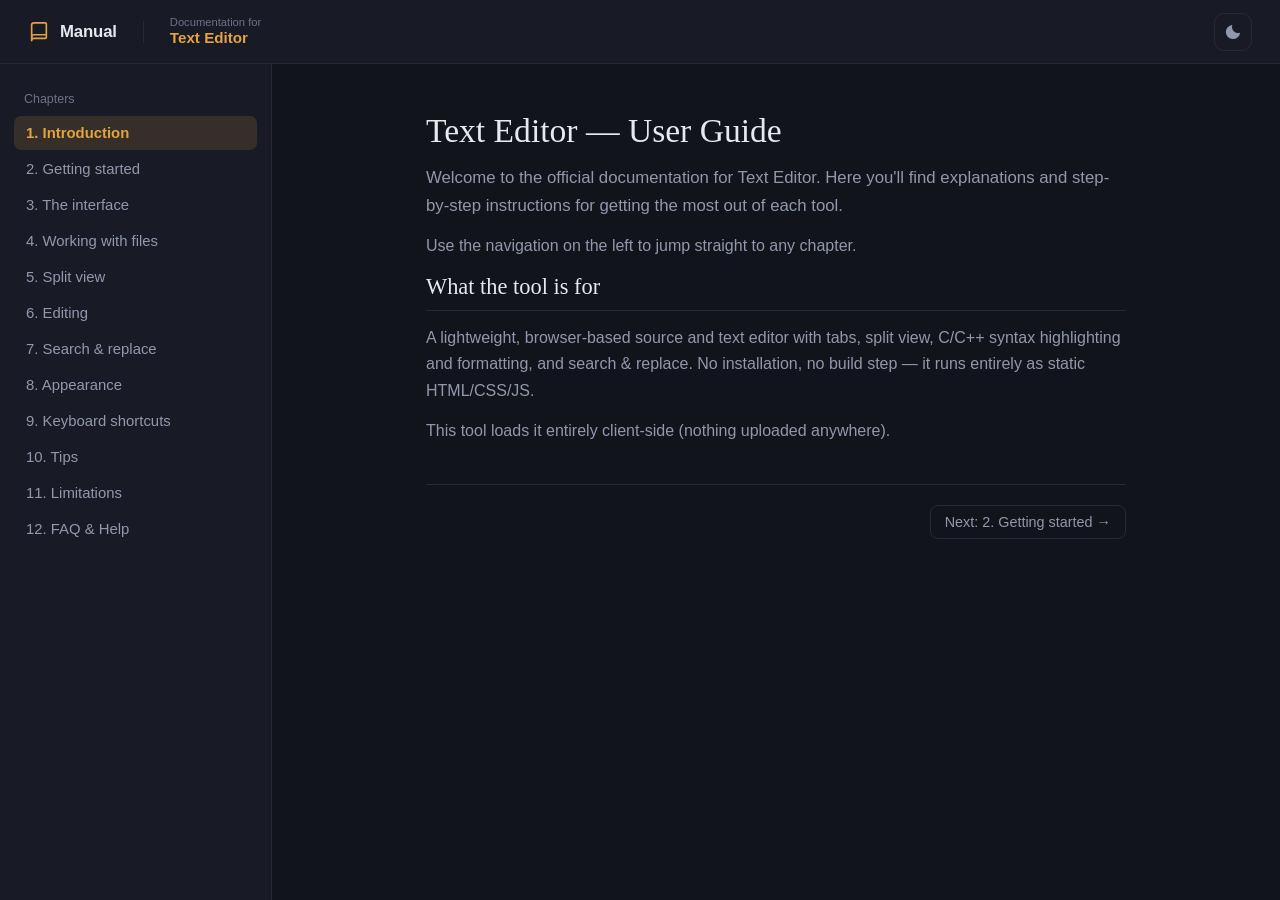
<file: textEditor/manual.html>
<!DOCTYPE html>
<html lang="en" data-theme="dark">
<head>
<meta charset="UTF-8">
<meta name="viewport" content="width=device-width, initial-scale=1.0">
<title>Manual — User Guide</title>
<style>
    :root {
        --bg: #12141c;
        --bg-elevated: #181b26;
        --border: #262a37;
        --text-primary: #e7e9ee;
        --text-secondary: #9198ac;
        --text-muted: #6b7286;
        --accent: #e3a33d;
        --accent-soft: rgba(227, 163, 61, 0.14);
        --sidebar-hover: #1f2330;
        --shadow: rgba(0, 0, 0, 0.35);
    }

    html[data-theme="light"] {
        --bg: #faf9f7;
        --bg-elevated: #ffffff;
        --border: #e6e2da;
        --text-primary: #211f1c;
        --text-secondary: #5c584f;
        --text-muted: #8a8578;
        --accent: #b0700f;
        --accent-soft: rgba(176, 112, 15, 0.10);
        --sidebar-hover: #f1eee7;
        --shadow: rgba(0, 0, 0, 0.06);
    }

    * { box-sizing: border-box; margin: 0; padding: 0; }

    body {
        font-family: -apple-system, "Segoe UI", Roboto, Helvetica, Arial, sans-serif;
        background-color: var(--bg);
        color: var(--text-primary);
        display: flex;
        flex-direction: column;
        height: 100vh;
        overflow: hidden;
        transition: background-color 0.25s ease, color 0.25s ease;
    }

    /* --- Top bar --- */
    header.top-bar {
        height: 64px;
        background-color: var(--bg-elevated);
        border-bottom: 1px solid var(--border);
        display: flex;
        align-items: center;
        justify-content: space-between;
        padding: 0 28px;
        flex-shrink: 0;
    }

    .top-bar .brand {
        display: flex;
        align-items: center;
        gap: 10px;
    }

    .top-bar .brand svg {
        width: 22px;
        height: 22px;
        color: var(--accent);
        flex-shrink: 0;
    }

    .top-bar .brand-name {
        font-weight: 600;
        font-size: 1.05rem;
        color: var(--text-primary);
        letter-spacing: -0.01em;
    }

    .top-bar .divider {
        width: 1px;
        height: 22px;
        background-color: var(--border);
        margin: 0 16px;
    }

    .top-bar .tool-badge {
        display: flex;
        flex-direction: column;
        line-height: 1.15;
    }

    .top-bar .tool-badge .tool-label {
        font-size: 0.7rem;
        color: var(--text-muted);
    }

    .top-bar .tool-badge .tool-name {
        font-size: 0.95rem;
        font-weight: 600;
        color: var(--accent);
    }

    .top-bar .right-controls {
        display: flex;
        align-items: center;
        gap: 16px;
    }

    .theme-toggle {
        width: 38px;
        height: 38px;
        border-radius: 10px;
        border: 1px solid var(--border);
        background-color: transparent;
        color: var(--text-secondary);
        display: flex;
        align-items: center;
        justify-content: center;
        cursor: pointer;
        transition: background-color 0.2s, color 0.2s;
    }

    .theme-toggle:hover {
        background-color: var(--sidebar-hover);
        color: var(--accent);
    }

    .theme-toggle svg {
        width: 18px;
        height: 18px;
    }

    /* --- Main layout --- */
    .main-container {
        display: flex;
        flex: 1;
        overflow: hidden;
    }

    aside.sidebar {
        width: 272px;
        background-color: var(--bg-elevated);
        border-right: 1px solid var(--border);
        padding: 28px 14px;
        overflow-y: auto;
        flex-shrink: 0;
    }

    aside.sidebar h3 {
        font-size: 0.78rem;
        color: var(--text-muted);
        margin-bottom: 10px;
        padding-left: 10px;
        font-weight: 500;
    }

    aside.sidebar ul {
        list-style: none;
    }

    aside.sidebar li {
        margin-bottom: 2px;
    }

    aside.sidebar a {
        display: block;
        padding: 9px 12px;
        color: var(--text-secondary);
        text-decoration: none;
        border-radius: 7px;
        font-size: 0.93rem;
        transition: background 0.15s, color 0.15s;
    }

    aside.sidebar a:hover {
        background-color: var(--sidebar-hover);
        color: var(--text-primary);
    }

    aside.sidebar a.active {
        background-color: var(--accent-soft);
        color: var(--accent);
        font-weight: 600;
    }

    /* --- Content --- */
    main.content {
        flex: 1;
        padding: 48px;
        overflow-y: auto;
        scroll-behavior: smooth;
    }

    .content-inner {
        max-width: 700px;
        margin: 0 auto;
    }

    .content section {
        display: none;
        margin-bottom: 8px;
        animation: fadeIn 0.2s ease;
    }

    .content section.active {
        display: block;
    }

    @keyframes fadeIn {
        from { opacity: 0; transform: translateY(4px); }
        to { opacity: 1; transform: translateY(0); }
    }

    .chapter-nav {
        display: flex;
        justify-content: space-between;
        margin-top: 40px;
        padding-top: 20px;
        border-top: 1px solid var(--border);
    }

    .chapter-nav a {
        font-size: 0.9rem;
        color: var(--text-secondary);
        text-decoration: none;
        padding: 8px 14px;
        border: 1px solid var(--border);
        border-radius: 8px;
        transition: background 0.15s, color 0.15s;
    }

    .chapter-nav a:hover {
        background-color: var(--sidebar-hover);
        color: var(--accent);
    }

    .chapter-nav .spacer {
        flex: 1;
    }

    .content h1 {
        font-family: Georgia, "Times New Roman", serif;
        font-size: 2.1rem;
        font-weight: 500;
        color: var(--text-primary);
        margin-bottom: 14px;
    }

    .content h2 {
        font-family: Georgia, "Times New Roman", serif;
        font-size: 1.4rem;
        font-weight: 500;
        color: var(--text-primary);
        margin-top: 8px;
        margin-bottom: 14px;
        padding-bottom: 10px;
        border-bottom: 1px solid var(--border);
    }

    .content p {
        line-height: 1.65;
        margin-bottom: 14px;
        color: var(--text-secondary);
    }

    .content ul {
        margin-bottom: 14px;
        padding-left: 20px;
        color: var(--text-secondary);
        line-height: 1.65;
    }

    .content strong {
        color: var(--text-primary);
    }

    .intro-lede {
        font-size: 1.05rem;
        color: var(--text-secondary);
    }

    .faq-item {
        background-color: var(--bg-elevated);
        border: 1px solid var(--border);
        border-radius: 10px;
        padding: 18px 20px;
    }

    .faq-item p { margin-bottom: 0; }
    .faq-item p + p { margin-top: 8px; }
</style>
</head>
<body>

<header class="top-bar">
    <div class="brand">
        <svg viewBox="0 0 24 24" fill="none" stroke="currentColor" stroke-width="1.8" stroke-linecap="round" stroke-linejoin="round">
            <path d="M4 4.5A2.5 2.5 0 0 1 6.5 2H19a1 1 0 0 1 1 1v15a1 1 0 0 1-1 1H6.5A2.5 2.5 0 0 0 4 21.5v-17Z"/>
            <path d="M4 17.5A2.5 2.5 0 0 1 6.5 15H20"/>
        </svg>
        <span class="brand-name">Manual</span>
        <div class="divider"></div>
        <div class="tool-badge">
            <span class="tool-label">Documentation for</span>
            <span class="tool-name">Text Editor</span>
        </div>
    </div>
    <div class="right-controls">
        <button class="theme-toggle" id="themeToggle" aria-label="Toggle color theme" title="Toggle light / dark mode">
            <svg id="themeIcon" viewBox="0 0 24 24" fill="currentColor">
                <path d="M20.742 13.045a8.088 8.088 0 0 1-2.077.271c-2.135 0-4.14-.83-5.646-2.336-1.507-1.507-2.336-3.512-2.336-5.646 0-.693.09-1.376.271-2.077a.5.5 0 0 0-.633-.61A9.5 9.5 0 1 0 21.352 13.68a.5.5 0 0 0-.61-.635Z"/>
            </svg>
        </button>
    </div>
</header>

<div class="main-container">

    <aside class="sidebar">
        <h3>Chapters</h3>
        <ul>
            <li><a href="#introduction">1. Introduction</a></li>
            <li><a href="#getting-started">2. Getting started</a></li>
            <li><a href="#interface">3. The interface</a></li>
            <li><a href="#files">4. Working with files</a></li>
            <li><a href="#splitview">5. Split view</a></li>
            <li><a href="#edit">6. Editing</a></li>
            <li><a href="#search">7. Search & replace</a></li>
            <li><a href="#appearance">8. Appearance</a></li>
            <li><a href="#shortcut">9. Keyboard shortcuts</a></li>
            <li><a href="#tips">10. Tips</a></li>
            <li><a href="#limitation">11. Limitations</a></li>
            <li><a href="#faq">12. FAQ &amp; Help</a></li>
        </ul>
    </aside>

    <main class="content">
        <div class="content-inner">

            <section id="introduction">
                <h1>Text Editor — User Guide</h1>
                <p class="intro-lede">Welcome to the official documentation for Text Editor. Here you'll find explanations and step-by-step instructions for getting the most out of each tool.</p>
                <p>Use the navigation on the left to jump straight to any chapter.</p>
		<h2>What the tool is for</h2>
                <p>A lightweight, browser-based source and text editor with tabs, split view, C/C++ syntax highlighting and formatting, and search & replace. No installation, no build step — it runs entirely as static HTML/CSS/JS.</p>
                <p>This tool loads it entirely client-side (nothing uploaded anywhere).</p>
                <div class="chapter-nav">
                    <span class="spacer"></span>
                    <a href="#getting-started">Next: 2. Getting started →</a>
                </div>
           </section>

           <section id="getting-started">
                <h1>2. Getting started</h1>
                <h3>2.1 Browser support</h3>
		<p class="intro-lede">The web app relies on certain browser functionalities that are not supported by all browsers. Therefore, it can only run on browsers that provide the required features.</p>
                <p>The following browsers are supported:</p>
                <ul>
                    <li>Google Chrome</li>
                    <li>Microsoft Edge</li>
                </ul>
                <h3>2.2 First launch</h3>
                <p>The app opens with one empty document, `Untitled-1.c`, ready to type into. New documents default to C so syntax highlighting and auto-indentation are active immediately — you can simply overwrite the extension when you save if you're writing something else.
</p>
                <div class="chapter-nav">
                    <a href="#introduction">← 1. Introduction</a>
                    <a href="#interface">Next: 3. The interface →</a>
                </div>
           </section>

           <section id="interface">
                <h1>3. The interface</h1>
                <img src="images/interface.jpg">
                <ul>
                    <li><strong>Toolbar</strong> — file actions, formatting, split view, theme, search.</li>
                    <li><strong>Tabs</strong> — one per open document; the small <strong>●</strong> dot marks unsaved changes.</li>
                    <li><strong>Editor</strong> — line numbers on the left, syntax-highlighted code on the right.</li>
                    <li><strong>Status bar</strong> — active file name, detected language, encoding, cursor position.</li>
                </ul>
                <div class="chapter-nav">
                    <a href="#getting-started">← 2. Getting started</a>
                    <a href="#files">Next: 4. Working with files →</a>
                </div>
           </section>

           <section id="files">
                <h1>4. Working with files</h1>
                <img src="images/files.jpg">
                <table>
                    <tr>
                        <th>Action</th>
			<th>Toolbar button</th>
			<th>Shortcut</th>
			<th>Behavior</th>
                    </tr>
                    <tr>
                        <td>New document</td>
			<td><strong>New</strong></td>
			<td>Ctrl/Cmd+N</td>
			<td>Opens a new, empty `Untitled-N.c` tab</td>
                    </tr>
                    <tr>
                        <td>Open a file</td>
			<td><strong>Open</strong></td>
			<td>Ctrl/Cmd+O</td>
			<td>Opens a file picker; adds a tab</td>
                    </tr>
                    <tr>
                        <td>Open a folder</td>
			<td><strong>Open Folder</strong></td>
			<td>-</td>
			<td>Opens every file in a chosen folder, each in its own tab</td>
                    </tr>
                    <tr>
                        <td>Save</td>
			<td><strong>Save</strong></td>
			<td>Ctrl/Cmd+S</td>
			<td>Saves the active file. If it has no file handle yet, behaves like Save As</td>
                    </tr>
                    <tr>
                        <td>Save As</td>
			<td><strong>Save As</strong></td>
			<td>Ctrl/Cmd+Shift+S</td>
			<td>Prompts for a new name/location</td>
                    </tr>
                    <tr>
                        <td>Close tab</td>
			<td>tab's <strong>×</strong></td>
			<td>Ctrl/Cmd+W</td>
			<td>Closes the active tab (prompts if unsaved)</td>
                    </tr>
                </table>
                <p><strong>Opening the same file twice:</strong> if a file is already open (matched by its path), the app activates the existing tab instead of opening a duplicate — even if that tab is in the other split-view column.</p>
                <h3>4.1 Unsaved changes</h3>
                <p>Closing a modified tab opens a dialog with three options:</p>
                <ul>
                    <li><strong>Save</strong> — writes the file, then closes the tab.</li>
                    <li><strong>Close without saving</strong> — discards changes and closes the tab.</li>
                    <li><strong>Cancel</strong> — keeps the tab open.</li>
                </ul>
                <p>The browser will also warn you if you try to close or reload the page while any tab has unsaved changes.</p>
                <h3>4.2 Empty state</h3>
                <p>Closing the last open tab in a column clears the editor and shows <strong>"No file opened."</strong> This is normal — use <strong>New</strong> or <strong>Open</strong> to start again.</p>
                <div class="chapter-nav">
                    <a href="#interface">← 3. The interface</a>
                    <a href="#splitview">Next: 5. Split view →</a>
                </div>
            </section>

            <section id="splitview">
                <h1>5. Split view</h1>
                <p class="intro-lede">Split view divides the editor into two independent columns, each with its own tabs, its own search panel, and its own editor. Use it to view or edit two files side by side — or the same file twice.</p>
                <h3>5.1 Turning on / off</h3>
                <ul>
                    <li>Click <strong>Split</strong> in the toolbar, or press `Ctrl/Cmd+\`.</li>
                    <li>Turning split off folds any files open in the right-hand column back into the left column. <strong>Nothing is closed — no changes are lost.</strong></li>
                </ul>
                <h3>5.2 Which column do actions apply to?</h3>
                <p><strong>New</strong>, <strong>Open</strong>, <strong>Open Folder</strong>, <strong>Save</strong>, <strong>Save As</strong>, <strong>Search</strong>, and <strong>Format C</strong> all act on the <strong>focused column</strong> — the one you last clicked into. Click anywhere inside a column (its tab bar, its editor) to focus it before using the toolbar or a shortcut.</p>
                <h3>5.3 Moving a file between columns</h3>
                <p>Two ways to move a tab from one column to the other:</p>
                <p>1. <strong>Move button</strong> — click the <strong>⇄</strong> icon on the tab (visible whenever split view is active).</p>
                <p>2. <strong>Drag and drop</strong> — drag the tab and drop it onto the other column's tab bar.</p>
                <br>
                <p>Moving a tab activates it in its new column and focuses that column.</p>
                <h3>5.4 Resizing the columns</h3>
                <p>Drag the thin vertical divider between the two columns left or right to change their relative widths.</p>
                <div class="chapter-nav">
                    <a href="#files">← 4. Working with files</a>
                    <a href="#edit">Next: 6. Editing →</a>
                </div>
            </section>

            <section id="edit">
                <h1>6. Editing</h1>
		<h3>6.1 Basic editing</h3>
		<p class="intro-lede">Type as you would in any text editor. `Tab` inserts four spaces (there is no tab-character indentation).</p>
                <h3>6.2 C / C++ support </h3>
                <p>When the active file's extension is one of `.c`, `.h`, `.cpp`, `.hpp`, `.cc` (etc.), the editor adds C/C++-aware behavior:</p>
                <ul>
                    <li><strong>Enter</strong continues at a sensible indentation level, and outdents automatically when the line you're completing is a closing `}`.</li>
                    <li>Completing a block comment (typing the closing `*/`) triggers a lightweight auto-formatting pass.</li>
                    <li><strong>Format C</strong> (button, or `Ctrl/Cmd+Shift+F`) re-indents the whole file based on brace nesting.</li>
                </ul>
                <p>The formatter is intentionally simple and dependency-free — it is <strong>not</strong> a full compiler-aware tool like `clang-format`. It:</p>
                <ul>
                    <li>Normalizes indentation from `{ }` nesting (4 spaces per level).</li>
                    <li>Keeps preprocessor lines (`#include`, `#define`, …) at column 0.</li>
                    <li>Never touches the contents of strings, comments, or preprocessor lines.</li>
                </ul>
                <br>
                <h3>6.3 Syntax highlighting</h3>
                <p>Highlighting covers C/C++ and several other common formats detected from the file extension: keywords, types, strings, comments, numbers, preprocessor directives, and function calls.</p>
                <p><strong>Devicetree</strong> (`.dts`, `.dtsi`, `.dtso`) has its own highlighting: `/dts-v1/;` and similar bracket directives, `#include`/`#define` (when pulled in via a `.dtsi`), block and line comments, string and numeric property values, `&label` phandle references, and a broad set of well-known property names (`compatible`, `reg`, `status`, `interrupts`, `clocks`, `gpio-controller`, `#address-cells`, and more).</p>
                <div class="chapter-nav">
                    <a href="#splitview">← 5. Split view</a>
                    <a href="#search">Next: 7. Search & replace →</a>
                </div>
            </section>

            <section id="search">
                <h1>7. Search & replace</h1>
                <p>Open the search panel with the <strong>Search</strong> button or `Ctrl/Cmd+F`. It opens in the focused column and searches only that column's active document.</p>
                <table>
                    <tr>
                        <th>Field / control</th>
                        <th>Purpose</th>
                    </tr>
                    <tr>
                        <td>Find</td>
                        <td>The search term </td>
                    </tr>
                    <tr>
                        <td>Replace</td>
                        <td>Replacement text</td>
                    </tr>
                    <tr>
                        <td>Previous / Next</td>
                        <td>Jump between matches (or press `Enter` / `Shift+Enter` in the Find field)</td>
                    </tr>
                    <tr>
                        <td>Replace</td>
                        <td>Replace the current selection if it's a match, then jump to the next</td>
                    </tr>
                    <tr>
                        <td>Replace All</td>
                        <td>Replace every match in the document</td>
                    </tr>
                    <tr>
                        <td>Case sensitive</td>
                        <td>Match letter case exactly</td>
                    </tr>
                    <tr>
                        <td>Whole word</td>
                        <td>Only match whole words</td>
                    </tr>
                    <tr>
                        <td>Regular expression</td>
                        <td>Treat the Find term as a JavaScript regular expression</td>
                    </tr>
                    <tr>
                        <td>Match counter</td>
                        <td>Shows how many matches exist</td>
                    </tr>
                </table>
                <p>Close the panel with the <strong>×</strong> button or `Escape`.</p>
                <div class="chapter-nav">
                    <a href="#edit">← 6. Editing</a>
                    <a href="#appearance">Next: 8. Appearance →</a>
                </div>
            </section>

            <section id="appearance">
                <h1>8. Appearance</h1>
                <ul>
                    <li>Toggle <strong>dark / light theme</strong> with the moon icon (☾) in the toolbar. Your choice is remembered between sessions.</li>
                    <li>The status bar always shows the active file's detected language and encoding (UTF-8).</li>
                </ul>
                <div class="chapter-nav">
                    <a href="#search">← 7. Search & replace</a>
                    <a href="#shortcut">Next: 9. Keyboard shortcuts →</a>
                </div>
            </section>

            <section id="shortcut">
                <h2>9. Keyboard shortcuts</h2>
                <table>
                    <tr>
                        <th>Shortcut</th>
                        <th>Action</th>
                    </tr>
                    <tr>
                        <td>Ctrl/Cmd+N</td>
                        <td>New document</td>
                    </tr>
                    <tr>
                        <td>Ctrl/Cmd+O</td>
                        <td>Open file</td>
                    </tr>
                    <tr>
                        <td>Ctrl/Cmd+S</td>
                        <td>Save</td>
                    </tr>
                    <tr>
                        <td>Ctrl/Cmd+Shift+S</td>
                        <td>Save As</td>
                    </tr>
                    <tr>
                        <td>Ctrl/Cmd+F</td>
                        <td>Open search</td>
                    </tr>
                    <tr>
                        <td>Ctrl/Cmd+Shift+F</td>
                        <td>Format C</td>
                    </tr>
                    <tr>
                        <td>Ctrl/Cmd+\</td>
                        <td>Toggle split view</td>
                    </tr>
                    <tr>
                        <td>Ctrl/Cmd+W</td>
                        <td>Close active tab</td>
                    </tr>
                    <tr>
                        <td>Escape</td>
                        <td>Close search panel, or dismiss the unsaved-changes dialog</td>
                    </tr>
                    <tr>
                        <td>Tab (in editor)</td>
                        <td>Insert four spaces</td>
                    </tr>
                </table>
                <div class="chapter-nav">
                    <a href="#appearance">← 8. Appearance</a>
                    <a href="#tips">Next: 10. Tips →</a>
                </div>
            </section>

            <section id="tips">
                <h1>10. Tips</h1>
                <ul>
                    <li><strong>Comparing two files:</strong> turn on split view, open one file in each column, and drag the divider to size them evenly.</li>
                    <li><strong>The same file, twice:</strong> opening a file that's already open elsewhere switches you to that existing tab rather than creating a second copy — even across columns. There's currently no way to view the same file in both columns at once.</li>
                    <li><strong>Losing your place:</strong> the app warns before you close or reload the browser tab if anything is unsaved — but it's still good practice to save often, especially before using <strong>Open Folder</strong> on a large directory.</li>
                    <li><strong>Format C</strong> only affects `.c`/`.cpp`-recognized files; running it on other file types does nothing.
</li>
                </ul>
                <div class="chapter-nav">
                    <a href="#shortcut">← 9. Keyboard shortcuts</a>
                    <a href="#limitation">Next: 11. Limitations →</a>
                </div>
            </section>

            <section id="limitation">
                <h1>11. Limitations</h1>
		<ul>
                    <li>The C/C++ formatter is indentation-only; it does not reflow long lines, align pointers, or apply a style guide.</li>
                    <li>Regular-expression search uses standard JavaScript regex syntax.</li>
                    <li>On browsers without the File System Access API, "Save" always downloads a new file rather than overwriting the original on disk.</li>
                </ul>
                <div class="chapter-nav">
                    <a href="#tips">← 10. Tips</a>
                    <a href="#faq">Next: 12. FAQ &amp; Help →</a>
                </div>
            </section>

            <section id="faq">
                <h1>5. FAQ &amp; Help</h1>
                <div class="faq-item">
                    <p><strong>Q: What should I do if a tool won't load?</strong></p>
                    <p>A: First try clearing your browser cache and reloading the page.</p>
                </div>
                <div class="chapter-nav">
                    <a href="#limitation">← 11. Limitations</a>
                    <span class="spacer"></span>
                </div>
            </section>

        </div>
    </main>

</div>

<script>
    (function () {
        var moonIcon = '<path d="M20.742 13.045a8.088 8.088 0 0 1-2.077.271c-2.135 0-4.14-.83-5.646-2.336-1.507-1.507-2.336-3.512-2.336-5.646 0-.693.09-1.376.271-2.077a.5.5 0 0 0-.633-.61A9.5 9.5 0 1 0 21.352 13.68a.5.5 0 0 0-.61-.635Z"/>';
        var sunIcon = '<path d="M12 4.5a1 1 0 0 1-1-1v-1a1 1 0 1 1 2 0v1a1 1 0 0 1-1 1Zm0 15a1 1 0 0 1 1 1v1a1 1 0 1 1-2 0v-1a1 1 0 0 1 1-1Zm7.5-7.5a1 1 0 0 1 1-1h1a1 1 0 1 1 0 2h-1a1 1 0 0 1-1-1Zm-15 0a1 1 0 0 1-1 1h-1a1 1 0 1 1 0-2h1a1 1 0 0 1 1 1Zm13.02-5.52a1 1 0 0 1 0-1.42l.71-.7a1 1 0 1 1 1.41 1.41l-.7.71a1 1 0 0 1-1.42 0Zm-11.04 11.04a1 1 0 0 1 0 1.42l-.71.7a1 1 0 1 1-1.41-1.41l.7-.71a1 1 0 0 1 1.42 0Zm11.04 0a1 1 0 0 1 1.42 0l.7.71a1 1 0 1 1-1.41 1.41l-.71-.7a1 1 0 0 1 0-1.42ZM6.48 5.98a1 1 0 0 1-1.42 0l-.7-.71A1 1 0 1 1 5.77 3.86l.71.7a1 1 0 0 1 0 1.42ZM12 7.5a4.5 4.5 0 1 1 0 9 4.5 4.5 0 0 1 0-9Z"/>';

        var root = document.documentElement;
        var toggleBtn = document.getElementById('themeToggle');
        var iconEl = document.getElementById('themeIcon');

        function render(theme) {
            iconEl.innerHTML = theme === 'dark' ? moonIcon : sunIcon;
        }

        render(root.getAttribute('data-theme'));

        toggleBtn.addEventListener('click', function () {
            var current = root.getAttribute('data-theme');
            var next = current === 'dark' ? 'light' : 'dark';
            root.setAttribute('data-theme', next);
            render(next);
        });
    })();

    (function () {
        var sections = document.querySelectorAll('.content section');
        var navLinks = document.querySelectorAll('a[href^="#"]');
        var contentEl = document.querySelector('main.content');
        var defaultChapter = 'introduction';

        function showChapter(id) {
            var found = false;
            sections.forEach(function (section) {
                if (section.id === id) {
                    section.classList.add('active');
                    found = true;
                } else {
                    section.classList.remove('active');
                }
            });
            if (!found) {
                document.getElementById(defaultChapter).classList.add('active');
                id = defaultChapter;
            }

            navLinks.forEach(function (link) {
                var isSidebarLink = link.closest('aside.sidebar') !== null;
                if (isSidebarLink) {
                    link.classList.toggle('active', link.getAttribute('href') === '#' + id);
                }
            });

            contentEl.scrollTop = 0;
        }

        navLinks.forEach(function (link) {
            link.addEventListener('click', function (e) {
                e.preventDefault();
                var id = link.getAttribute('href').slice(1);
                window.location.hash = id;
                showChapter(id);
            });
        });

        window.addEventListener('hashchange', function () {
            var id = window.location.hash.slice(1) || defaultChapter;
            showChapter(id);
        });

        var initialId = window.location.hash.slice(1) || defaultChapter;
        showChapter(initialId);
    })();
</script>

</body>
</html>
</file>
<file: BAS-monitor/style.css>
:root {
  --bg: #12151a;
  --panel: #1b1f26;
  --panel-raised: #20242c;
  --line: #2a2f38;
  --line-soft: #23272f;
  --text: #e7e9ec;
  --text-dim: #8b93a1;
  --text-faint: #565e6b;
  --accent: #6fd68a;
  --accent-dim: #3a5c46;
  --warn: #e0a63e;
  --warn-dim: #5c4c2c;
  --danger: #e0543e;
  --danger-dim: #5c332c;
  --radius: 3px;
  font-size: 16px;
}

:root[data-theme="light"] {
  --bg: #f3f4f6;
  --panel: #ffffff;
  --panel-raised: #eef0f3;
  --line: #dadfe5;
  --line-soft: #e8eaed;
  --text: #1a1d22;
  --text-dim: #565f6b;
  --text-faint: #8a92a0;
  --accent: #1f9d52;
  --accent-dim: #cdeedb;
  --warn: #a5680f;
  --warn-dim: #f4e3c2;
  --danger: #c23524;
  --danger-dim: #f6d9d2;
}

* { box-sizing: border-box; }

html, body {
  margin: 0;
  padding: 0;
  background: var(--bg);
  color: var(--text);
  font-family: -apple-system, BlinkMacSystemFont, "Segoe UI", Roboto, Helvetica, Arial, sans-serif;
  min-height: 100vh;
  transition: background 0.15s, color 0.15s;
}

.mono {
  font-family: "SF Mono", "Cascadia Code", "Consolas", "Roboto Mono", monospace;
}

.frame {
  max-width: 760px;
  margin: 0 auto;
  min-height: 100vh;
  padding: 32px 24px 24px;
  display: flex;
  flex-direction: column;
}

/* ---- header ---- */

.panel-header {
  display: flex;
  justify-content: space-between;
  align-items: flex-start;
  gap: 24px;
  padding-bottom: 20px;
  border-bottom: 1px solid var(--line);
  margin-bottom: 20px;
}

.header-title {
  display: flex;
  gap: 12px;
  align-items: flex-start;
}

.header-title .logo {
  color: var(--accent);
  flex-shrink: 0;
  margin-top: 3px;
}

.header-title h1 {
  font-size: 1.35rem;
  font-weight: 600;
  letter-spacing: -0.01em;
  margin: 0 0 6px;
}

.subtitle {
  margin: 0;
  color: var(--text-dim);
  font-size: 0.85rem;
  line-height: 1.55;
  max-width: 62ch;
}

.header-actions {
  display: flex;
  align-items: center;
  gap: 12px;
  flex-shrink: 0;
}

.slot-counter {
  text-align: right;
  padding-top: 2px;
}

.icon-btn {
  background: var(--panel-raised);
  border: 1px solid var(--line);
  color: var(--text-dim);
  width: 34px;
  height: 34px;
  border-radius: var(--radius);
  display: inline-flex;
  align-items: center;
  justify-content: center;
  cursor: pointer;
  transition: border-color 0.15s, color 0.15s;
}

.icon-btn:hover {
  border-color: var(--accent);
  color: var(--accent);
}

.slot-count {
  font-size: 1.5rem;
  font-weight: 600;
  color: var(--accent);
}

.slot-max {
  font-size: 1.5rem;
  font-weight: 600;
  color: var(--text-faint);
}

.slot-label {
  display: block;
  font-size: 0.7rem;
  color: var(--text-faint);
  text-transform: lowercase;
  margin-top: 2px;
}

/* ---- banners / status ---- */

.banner {
  padding: 12px 14px;
  border-radius: var(--radius);
  font-size: 0.85rem;
  line-height: 1.5;
  margin-bottom: 16px;
  border: 1px solid;
}

.banner-danger {
  background: var(--danger-dim);
  border-color: var(--danger);
  color: #ffd9d2;
}

.status-bar {
  padding: 10px 14px;
  border-radius: var(--radius);
  font-size: 0.83rem;
  margin-bottom: 16px;
  border: 1px solid var(--line);
  background: var(--panel);
  color: var(--text-dim);
}

.status-bar.status-error {
  border-color: var(--danger);
  background: var(--danger-dim);
  color: #ffd9d2;
}

/* ---- controls ---- */

.board {
  flex: 1;
}

.board-controls {
  margin-bottom: 24px;
}

.btn-add {
  background: var(--panel-raised);
  border: 1px solid var(--line);
  color: var(--text);
  font-size: 0.92rem;
  font-weight: 500;
  padding: 11px 18px;
  border-radius: var(--radius);
  cursor: pointer;
  display: inline-flex;
  align-items: center;
  gap: 8px;
  transition: border-color 0.15s, background 0.15s;
}

.btn-add:hover:not(:disabled) {
  border-color: var(--accent);
  background: #232830;
}

.btn-add:disabled {
  opacity: 0.4;
  cursor: not-allowed;
}

.btn-add-icon {
  color: var(--accent);
  font-size: 1.05rem;
  line-height: 1;
}

.hint {
  color: var(--text-faint);
  font-size: 0.8rem;
  line-height: 1.5;
  margin: 10px 2px 0;
  max-width: none;
}

/* ---- empty state ---- */

.empty-state {
  text-align: center;
  padding: 56px 20px;
  color: var(--text-faint);
}

.empty-glyph {
  color: var(--text-faint);
  margin-bottom: 14px;
}

.empty-state p {
  margin: 4px 0;
  font-size: 0.92rem;
}

.empty-sub {
  font-size: 0.82rem;
  color: var(--text-faint);
}

/* ---- device list ---- */

.device-list {
  list-style: none;
  margin: 0;
  padding: 0;
  display: flex;
  flex-direction: column;
  gap: 10px;
}

.device-card {
  border: 1px solid var(--line);
  background: var(--panel);
  border-radius: var(--radius);
  padding: 16px 18px;
  display: grid;
  grid-template-columns: auto 1fr auto;
  align-items: center;
  gap: 16px;
}

.device-status-dot {
  width: 9px;
  height: 9px;
  border-radius: 50%;
  background: var(--text-faint);
  flex-shrink: 0;
}

.device-card[data-state="connected"] .device-status-dot {
  background: var(--accent);
  box-shadow: 0 0 0 3px var(--accent-dim);
}

.device-card[data-state="connecting"] .device-status-dot {
  background: var(--warn);
  box-shadow: 0 0 0 3px var(--warn-dim);
  animation: pulse 1.1s ease-in-out infinite;
}

.device-card[data-state="disconnected"] .device-status-dot,
.device-card[data-state="error"] .device-status-dot {
  background: var(--danger);
  box-shadow: 0 0 0 3px var(--danger-dim);
}

@keyframes pulse {
  0%, 100% { opacity: 1; }
  50% { opacity: 0.35; }
}

.device-info {
  min-width: 0;
}

.device-name {
  font-weight: 600;
  font-size: 0.95rem;
  white-space: nowrap;
  overflow: hidden;
  text-overflow: ellipsis;
}

.device-meta {
  font-size: 0.76rem;
  color: var(--text-faint);
  margin-top: 3px;
  white-space: nowrap;
  overflow: hidden;
  text-overflow: ellipsis;
}

.battery-block {
  display: flex;
  align-items: center;
  gap: 12px;
  flex-shrink: 0;
}

.battery-readout {
  text-align: right;
  min-width: 56px;
}

.battery-pct {
  font-size: 1.3rem;
  font-weight: 700;
  line-height: 1;
}

.battery-pct.level-good { color: var(--accent); }
.battery-pct.level-warn { color: var(--warn); }
.battery-pct.level-low { color: var(--danger); }
.battery-pct.level-unknown { color: var(--text-faint); font-size: 0.85rem; font-weight: 500; }

.battery-bar-track {
  width: 46px;
  height: 6px;
  background: var(--line-soft);
  border-radius: 3px;
  overflow: hidden;
}

.battery-bar-fill {
  height: 100%;
  border-radius: 3px;
  transition: width 0.3s ease;
  background: var(--accent);
}

.battery-bar-fill.level-good { background: var(--accent); }
.battery-bar-fill.level-warn { background: var(--warn); }
.battery-bar-fill.level-low { background: var(--danger); }

.remove-btn {
  background: none;
  border: 1px solid var(--line);
  color: var(--text-faint);
  border-radius: var(--radius);
  width: 28px;
  height: 28px;
  cursor: pointer;
  font-size: 0.9rem;
  line-height: 1;
  flex-shrink: 0;
}

.remove-btn:hover {
  border-color: var(--danger);
  color: var(--danger);
}

/* ---- footer ---- */

.panel-footer {
  margin-top: 32px;
  padding-top: 16px;
  border-top: 1px solid var(--line);
  font-size: 0.72rem;
  color: var(--text-faint);
  display: flex;
  gap: 8px;
}

.dot-sep { color: var(--text-faint); }

/* ---- settings modal ---- */

.overlay {
  position: fixed;
  inset: 0;
  background: rgba(8, 10, 13, 0.65);
  display: flex;
  align-items: center;
  justify-content: center;
  padding: 20px;
  z-index: 10;
}

.overlay[hidden] {
  display: none;
}

.settings-panel {
  background: var(--panel);
  border: 1px solid var(--line);
  border-radius: 6px;
  width: 100%;
  max-width: 420px;
  padding: 22px 24px 8px;
  box-shadow: 0 12px 40px rgba(0, 0, 0, 0.5);
}

.settings-header {
  display: flex;
  justify-content: space-between;
  align-items: center;
  margin-bottom: 18px;
}

.settings-header h2 {
  font-size: 1.05rem;
  font-weight: 600;
  margin: 0;
}

.settings-field {
  margin-bottom: 22px;
}

.settings-field-label {
  display: flex;
  justify-content: space-between;
  align-items: baseline;
  margin-bottom: 8px;
}

.settings-field-label label {
  font-size: 0.88rem;
  font-weight: 500;
  color: var(--text);
}

.settings-value {
  color: var(--accent);
  font-size: 0.88rem;
  font-weight: 600;
}

.settings-field input[type="range"] {
  width: 100%;
  accent-color: var(--accent);
  background: transparent;
  cursor: pointer;
}

.settings-field input[type="text"] {
  width: 100%;
  background: var(--panel-raised);
  border: 1px solid var(--line);
  color: var(--text);
  font-size: 0.88rem;
  padding: 9px 10px;
  border-radius: var(--radius);
  outline: none;
}

.settings-field input[type="text"]:focus {
  border-color: var(--accent);
}

.settings-hint {
  color: var(--text-faint);
  font-size: 0.76rem;
  line-height: 1.5;
  margin: 8px 0 0;
}

.settings-footer {
  display: flex;
  justify-content: flex-end;
  padding: 8px 0 16px;
}

@media (max-width: 520px) {
  .panel-header { flex-direction: column; }
  .slot-counter { text-align: left; }
  .device-card { grid-template-columns: auto 1fr; row-gap: 10px; }
  .battery-block { grid-column: 1 / -1; justify-content: space-between; }
  .remove-btn { grid-column: 2; justify-self: end; margin-top: -38px; }
}
</file>
<file: kconfigExplorer/style.css>
:root {
  --bg: #12151a;
  --panel: #181c22;
  --panel-2: #1e232b;
  --border: #2a3038;
  --trace: #333b45;
  --text: #e7eaee;
  --text-dim: #8b93a0;
  --text-faint: #5b636e;
  --copper: #c98a52;
  --copper-dim: #9c6a3d;
  --cyan: #4fd1c5;
  --cyan-dim: #2d7f78;
  --amber: #e2b93b;
  --red: #d9707a;
  --radius: 8px;
  --mono: "JetBrains Mono", ui-monospace, "SFMono-Regular", Consolas, monospace;
  --sans: "Space Grotesk", -apple-system, "Segoe UI", sans-serif;
}

* { box-sizing: border-box; }

html, body {
  margin: 0;
  background: var(--bg);
  color: var(--text);
  font-family: var(--mono);
  font-size: 14px;
  -webkit-font-smoothing: antialiased;
}

.app {
  max-width: 1180px;
  margin: 0 auto;
  padding: 22px 24px 60px;
  display: flex;
  flex-direction: column;
  gap: 16px;
  min-height: 100vh;
}

/* ---------- Header ---------- */

.header {
  display: flex;
  align-items: center;
  justify-content: space-between;
  gap: 20px;
  flex-wrap: wrap;
  border-bottom: 1px solid var(--border);
  padding-bottom: 16px;
}

.brand { display: flex; align-items: center; gap: 12px; }
.brand-mark { flex: none; }
.brand-text h1 {
  font-family: var(--sans);
  font-size: 19px;
  font-weight: 700;
  margin: 0;
  letter-spacing: 0.2px;
}
.brand-text p {
  margin: 2px 0 0;
  font-size: 12.5px;
  color: var(--text-dim);
}
.brand-text code { color: var(--copper); font-size: 12px; }

.file-controls { display: flex; align-items: center; gap: 10px; flex-wrap: wrap; }

.btn {
  font-family: var(--sans);
  font-size: 13px;
  font-weight: 600;
  border-radius: var(--radius);
  padding: 9px 16px;
  border: 1px solid var(--border);
  background: var(--panel-2);
  color: var(--text);
  cursor: pointer;
  display: inline-flex;
  align-items: center;
  gap: 6px;
  transition: border-color .15s ease, transform .05s ease;
  white-space: nowrap;
}
.btn:hover { border-color: var(--trace); }
.btn:active { transform: translateY(1px); }
.btn-primary {
  background: linear-gradient(180deg, #1f5a56, #17423f);
  border-color: var(--cyan-dim);
  color: #d6fbf7;
}
.btn-primary:hover { border-color: var(--cyan); }
.btn-ghost { background: transparent; color: var(--text-dim); }
.btn-ghost:hover { color: var(--text); }
.btn-small { padding: 5px 10px; font-size: 12px; }

.file-name { font-size: 12.5px; color: var(--text-dim); }

/* ---------- Drop hint ---------- */

.drop-hint {
  border: 1.5px dashed var(--trace);
  border-radius: 12px;
  padding: 48px 20px;
  text-align: center;
  background: repeating-linear-gradient(45deg, rgba(255,255,255,0.012) 0 2px, transparent 2px 14px);
  transition: border-color .15s ease, background .15s ease;
}
.drop-hint.drag-over {
  border-color: var(--cyan);
  background: rgba(79, 209, 197, 0.06);
}
.drop-inner { max-width: 460px; margin: 0 auto; }
.drop-inner h2 {
  font-family: var(--sans);
  font-size: 16px;
  margin: 14px 0 6px;
}
.drop-inner h2 code { color: var(--cyan); font-size: 14px; }
.drop-inner p {
  margin: 4px 0;
  color: var(--text-dim);
  font-size: 12.5px;
  line-height: 1.5;
}
.drop-sub code { color: var(--copper); }

/* ---------- Stats bar ---------- */

.stats-bar {
  display: flex;
  gap: 10px;
  flex-wrap: wrap;
}
.stat-chip {
  background: var(--panel);
  border: 1px solid var(--border);
  border-radius: var(--radius);
  padding: 8px 14px;
  display: flex;
  flex-direction: column;
  gap: 2px;
  min-width: 92px;
}
.stat-chip .val { font-size: 17px; font-weight: 700; font-family: var(--sans); }
.stat-chip .lbl { font-size: 10.5px; color: var(--text-faint); text-transform: uppercase; letter-spacing: 0.06em; }
.stat-chip.y .val { color: var(--cyan); }
.stat-chip.n .val { color: var(--text-faint); }
.stat-chip.str .val { color: var(--amber); }

/* ---------- Toolbar ---------- */

.toolbar {
  display: flex;
  align-items: center;
  justify-content: space-between;
  gap: 16px;
  flex-wrap: wrap;
  position: sticky;
  top: 0;
  background: var(--bg);
  z-index: 5;
  padding: 4px 0;
}

.tabs { display: flex; gap: 4px; background: var(--panel); border: 1px solid var(--border); border-radius: 10px; padding: 3px; }
.tab {
  font-family: var(--sans);
  font-size: 12.5px;
  font-weight: 600;
  color: var(--text-dim);
  background: transparent;
  border: none;
  padding: 7px 14px;
  border-radius: 7px;
  cursor: pointer;
}
.tab.active { background: var(--panel-2); color: var(--cyan); }
.tab:hover:not(.active) { color: var(--text); }

.search-wrap {
  display: flex;
  align-items: center;
  gap: 8px;
  background: var(--panel);
  border: 1px solid var(--border);
  border-radius: 10px;
  padding: 8px 12px;
  flex: 1;
  max-width: 340px;
  min-width: 200px;
}
.search-wrap input {
  background: transparent;
  border: none;
  outline: none;
  color: var(--text);
  font-family: var(--mono);
  font-size: 13px;
  flex: 1;
  min-width: 0;
}
.search-wrap input::placeholder { color: var(--text-faint); }
.search-clear {
  background: none; border: none; color: var(--text-faint);
  font-size: 16px; cursor: pointer; line-height: 1; padding: 0 2px;
}
.search-clear:hover { color: var(--text); }

/* ---------- Content / panels ---------- */

.content { position: relative; }
.panel { }

.panel-head {
  display: flex;
  align-items: center;
  justify-content: space-between;
  margin-bottom: 10px;
  flex-wrap: wrap;
  gap: 8px;
}
.panel-head > span { color: var(--text-dim); font-size: 12.5px; }
.enabled-controls { display: flex; align-items: center; gap: 14px; flex-wrap: wrap; }
.checkbox-label {
  display: flex;
  align-items: center;
  gap: 7px;
  font-family: var(--sans);
  font-size: 12.5px;
  color: var(--text-dim);
  cursor: pointer;
  user-select: none;
}
.checkbox-label:hover { color: var(--text); }
.checkbox-label input[type="checkbox"] {
  width: 15px;
  height: 15px;
  accent-color: var(--cyan-dim);
  cursor: pointer;
}
.checkbox-label code { color: var(--copper); font-size: 11.5px; }

.sort-controls { display: flex; align-items: center; gap: 6px; }
.sort-label { color: var(--text-faint); font-size: 11.5px; margin-right: 2px; }
.sort-btn.active { color: var(--cyan); border-color: var(--cyan-dim); }

.empty-note { color: var(--text-faint); font-size: 13px; padding: 20px 4px; }
.empty-note code { color: var(--copper); }

/* ---------- Tree ---------- */

.tree-children {
  list-style: none;
  margin: 0 0 0 10px;
  padding-left: 15px;
  border-left: 1px dashed var(--trace);
}
.tree-root-list { margin-left: 0; padding-left: 0; border-left: none; }

.tree-item { position: relative; }
.tree-root-list > .tree-item::before { display: none; }
.tree-item::before {
  content: "";
  position: absolute;
  left: -15px;
  top: 15px;
  width: 13px;
  height: 0;
  border-top: 1px dashed var(--trace);
}

.tree-node > summary { list-style: none; cursor: pointer; }
.tree-node > summary::-webkit-details-marker { display: none; }

.tree-row {
  display: flex;
  align-items: center;
  gap: 8px;
  padding: 5px 8px;
  border-radius: 6px;
  font-size: 13px;
}
.tree-row:hover { background: var(--panel); }

.chevron {
  flex: none;
  width: 12px;
  height: 12px;
  color: var(--text-faint);
  transition: transform .12s ease;
}
details[open] > summary .chevron { transform: rotate(90deg); }

.node-icon { flex: none; width: 14px; text-align: center; }
.node-icon.folder { color: var(--copper); }
.node-icon.leaf-dot {
  width: 8px; height: 8px; border-radius: 50%;
  background: var(--text-faint);
  box-shadow: none;
}
.node-icon.leaf-dot.on { background: var(--cyan); box-shadow: 0 0 6px 1px rgba(79,209,197,0.65); }
.node-icon.leaf-dot.off { background: #3a4048; }
.node-icon.leaf-dot.other { background: var(--amber); box-shadow: 0 0 5px 0 rgba(226,185,59,0.5); }

.node-name { color: var(--text); white-space: nowrap; }
.node-name b { color: var(--text); font-weight: 700; }
.node-fullpath { color: var(--text-faint); font-size: 11px; margin-left: 2px; }

.node-badge {
  margin-left: auto;
  display: flex;
  align-items: center;
  gap: 8px;
  flex: none;
}
.count-pill {
  font-size: 10.5px;
  color: var(--text-faint);
  background: var(--panel-2);
  border: 1px solid var(--border);
  border-radius: 999px;
  padding: 1px 8px;
}
.count-pill .y-count { color: var(--cyan); }

.val-pill {
  font-size: 12px;
  font-family: var(--mono);
  border-radius: 6px;
  padding: 1px 8px;
  border: 1px solid var(--border);
}
.val-pill.y { color: var(--cyan); border-color: var(--cyan-dim); background: rgba(79,209,197,0.08); }
.val-pill.n { color: var(--text-faint); }
.val-pill.string { color: var(--amber); }
.val-pill.number { color: #9cb8e8; }
.val-pill.other { color: var(--text-dim); }

mark { background: rgba(226,185,59,0.35); color: inherit; border-radius: 2px; }

/* ---------- Flat list (enabled) ---------- */

.flat-list { list-style: none; margin: 0; padding: 0; display: flex; flex-direction: column; gap: 2px; }
.flat-row {
  display: flex; align-items: center; gap: 10px;
  padding: 7px 10px; border-radius: 6px; cursor: pointer;
  font-size: 13px;
}
.flat-row:hover { background: var(--panel); }
.flat-row .dot { width: 8px; height: 8px; border-radius: 50%; background: var(--cyan); box-shadow: 0 0 6px 1px rgba(79,209,197,0.6); flex: none; }
.flat-row .name { color: var(--text); }
.flat-row .name .prefix { color: var(--text-faint); }

/* ---------- All symbols table ---------- */

.all-table { width: 100%; border-collapse: collapse; font-size: 12.5px; }
.all-table thead th {
  text-align: left;
  color: var(--text-faint);
  font-family: var(--sans);
  font-weight: 600;
  font-size: 11px;
  text-transform: uppercase;
  letter-spacing: 0.05em;
  padding: 6px 10px;
  border-bottom: 1px solid var(--border);
}
.all-table tbody td { padding: 6px 10px; border-bottom: 1px solid rgba(255,255,255,0.03); }
.all-table tbody tr { cursor: pointer; }
.all-table tbody tr:hover { background: var(--panel); }
.all-table td.name { color: var(--text); white-space: nowrap; }
.all-table td.line { color: var(--text-faint); }

/* ---------- Details panel ---------- */

.details-panel {
  position: fixed;
  right: 20px;
  bottom: 20px;
  width: 320px;
  max-width: calc(100vw - 40px);
  background: var(--panel);
  border: 1px solid var(--border);
  border-radius: 10px;
  padding: 16px 16px 14px;
  box-shadow: 0 12px 32px rgba(0,0,0,0.45);
  z-index: 20;
}
.details-close {
  position: absolute; top: 8px; right: 10px;
  background: none; border: none; color: var(--text-faint);
  font-size: 18px; cursor: pointer; line-height: 1;
}
.details-close:hover { color: var(--text); }
.details-body h3 { font-family: var(--mono); font-size: 13.5px; margin: 0 0 10px; padding-right: 16px; word-break: break-all; color: var(--cyan); }
.details-body dl { margin: 0; display: grid; grid-template-columns: 70px 1fr; gap: 6px 10px; font-size: 12.5px; }
.details-body dt { color: var(--text-faint); }
.details-body dd { margin: 0; color: var(--text); word-break: break-all; }
.details-body .raw-line {
  margin-top: 12px;
  background: var(--panel-2);
  border: 1px solid var(--border);
  border-radius: 6px;
  padding: 8px 10px;
  font-size: 12px;
  color: var(--text-dim);
  white-space: pre-wrap;
  word-break: break-all;
}

/* ---------- Responsive ---------- */

@media (max-width: 640px) {
  .app { padding: 16px; }
  .header { flex-direction: column; align-items: flex-start; }
  .toolbar { flex-direction: column; align-items: stretch; }
  .search-wrap { max-width: none; }
  .details-panel { left: 16px; right: 16px; width: auto; }
  .all-table { font-size: 11.5px; }
}

@media (prefers-reduced-motion: reduce) {
  * { transition: none !important; }
}
</file>
<file: projectAnalyzer/style.css>
:root {
  --bg: #f4f6f9;
  --card: #ffffff;
  --text: #1c2430;
  --muted: #667085;
  --border: #dde2ea;
  --border-strong: #b6bfcc;
  --accent: #0b6cd6;
  --accent-strong: #004fa8;
  --accent-soft: #e4effc;
  --ext-soft: #f1ecfa;
  --ok: #1a7f4b;
  --warn: #b25e00;
  --edge: #5b7a9f;
  --ref: #8a5cc2;
  --hover: #eef3fa;
  --mono: ui-monospace, SFMono-Regular, Menlo, Consolas, "Liberation Mono", monospace;
  --sans: system-ui, -apple-system, "Segoe UI", Roboto, "Helvetica Neue", Arial, sans-serif;
}
@media (prefers-color-scheme: dark) {
  :root {
    --bg: #11151b;
    --card: #1a2029;
    --text: #e6eaf0;
    --muted: #96a0b0;
    --border: #2b3340;
    --border-strong: #46516a;
    --accent: #5aa6ff;
    --accent-strong: #8fc2ff;
    --accent-soft: #1d3250;
    --ext-soft: #2b2340;
    --ok: #4cc38a;
    --warn: #f0a24b;
    --edge: #7f9cc0;
    --ref: #b690ee;
    --hover: #222b38;
  }
}

* { box-sizing: border-box; }
[hidden] { display: none !important; }
html, body { height: 100%; }
body {
  margin: 0; font: 14px/1.45 var(--sans); color: var(--text); background: var(--bg);
  display: flex; flex-direction: column; overflow: hidden;
}
code, pre, .mono { font-family: var(--mono); font-size: 12.5px; }
code { background: var(--accent-soft); padding: 1px 5px; border-radius: 4px; }
a { color: var(--accent); text-decoration: none; }
a:hover { text-decoration: underline; }
.muted { color: var(--muted); }
.spacer { flex: 1; }

/* ---------- top bar ---------- */
.topbar {
  display: flex; align-items: center; gap: 16px; padding: 10px 18px;
  background: var(--card); border-bottom: 1px solid var(--border);
}
.brand { display: flex; align-items: center; gap: 12px; }
.brand h1 { font-size: 16px; margin: 0; line-height: 1.2; }
.brand small { color: var(--muted); font-size: 12px; }
.logo { display: grid; place-items: center; width: 36px; height: 36px; border-radius: 9px; background: var(--accent); }
.logo svg { fill: #fff; stroke: #fff; stroke-width: 1.6; }
.logo rect { fill: #fff; stroke: none; }
.actions { margin-left: auto; display: flex; gap: 8px; align-items: center; }

.btn {
  display: inline-flex; align-items: center; gap: 6px; padding: 6px 12px; font: inherit; color: var(--text);
  background: var(--card); border: 1px solid var(--border-strong); border-radius: 7px; cursor: pointer; user-select: none;
}
.btn:hover { background: var(--hover); }
.btn.primary { background: var(--accent); border-color: var(--accent); color: #fff; }
.btn.primary:hover { background: var(--accent-strong); }
.btn.big { padding: 9px 18px; font-size: 15px; }
.menu { position: relative; }
.menu summary { list-style: none; }
.menu summary::-webkit-details-marker { display: none; }
.menu-body {
  position: absolute; right: 0; top: calc(100% + 4px); z-index: 20; min-width: 210px; padding: 4px;
  background: var(--card); border: 1px solid var(--border-strong); border-radius: 8px; box-shadow: 0 8px 24px rgba(0,0,0,.18);
}
.menu-body button { display: block; width: 100%; text-align: left; padding: 7px 10px; font: inherit; color: var(--text); background: none; border: 0; border-radius: 5px; cursor: pointer; }
.menu-body button:hover { background: var(--hover); }

/* ---------- progress ---------- */
.progress { display: flex; align-items: center; gap: 12px; padding: 6px 18px; background: var(--card); border-bottom: 1px solid var(--border); font-size: 12.5px; }
.progress .bar { flex: 0 0 260px; height: 6px; border-radius: 3px; background: var(--border); overflow: hidden; }
.progress #progressBar { height: 100%; width: 0; background: var(--accent); transition: width .15s; }

/* ---------- tabs ---------- */
.tabs { display: flex; align-items: flex-end; gap: 2px; padding: 0 18px; background: var(--card); border-bottom: 1px solid var(--border); }
.tab { padding: 10px 16px; font: inherit; color: var(--muted); background: none; border: 0; border-bottom: 2px solid transparent; cursor: pointer; }
.tab:hover { color: var(--text); }
.tab.active { color: var(--accent); border-bottom-color: var(--accent); font-weight: 600; }
.root-label { margin-left: auto; padding: 6px 0; display: flex; flex-wrap: wrap; gap: 6px; justify-content: flex-end; }
.chip { display: inline-flex; align-items: center; gap: 4px; padding: 2px 4px 2px 10px; border-radius: 999px; font-size: 12px; background: var(--accent-soft); color: var(--accent-strong); }
.chip button { border: 0; background: none; color: inherit; cursor: pointer; font-size: 15px; line-height: 1; padding: 0 5px; border-radius: 50%; }
.chip button:hover { background: var(--accent); color: #fff; }

main { flex: 1; min-height: 0; position: relative; }
.pane { position: absolute; inset: 0; display: none; overflow: auto; }
.pane.active { display: flex; flex-direction: column; }
#tab-overview { padding: 24px; }

/* ---------- drop zone / overview ---------- */
.drop { max-width: 760px; margin: 40px auto; padding: 36px; text-align: center; border: 2px dashed var(--border-strong); border-radius: 16px; background: var(--card); }
.drop.over { border-color: var(--accent); background: var(--accent-soft); }
.drop h2 { margin-top: 0; }
.drop .hint { color: var(--muted); font-size: 13px; }

.cards { display: grid; grid-template-columns: repeat(auto-fill, minmax(150px, 1fr)); gap: 12px; margin-bottom: 20px; }
.card { background: var(--card); border: 1px solid var(--border); border-radius: 10px; padding: 12px 14px; }
.card .n { font-size: 26px; font-weight: 650; line-height: 1.1; }
.card .l { color: var(--muted); font-size: 12px; margin-top: 3px; }
.grid2 { display: grid; grid-template-columns: repeat(auto-fit, minmax(380px, 1fr)); gap: 16px; }
.panel { background: var(--card); border: 1px solid var(--border); border-radius: 10px; padding: 14px 16px; min-width: 0; }
.panel h3 { margin: 0 0 8px; font-size: 14px; }
.panel table { width: 100%; border-collapse: collapse; }
.panel td, .panel th { padding: 4px 6px; border-bottom: 1px solid var(--border); text-align: left; font-size: 13px; }
.panel th { color: var(--muted); font-weight: 500; font-size: 12px; }
.panel td.num, .panel th.num { text-align: right; font-variant-numeric: tabular-nums; }
.notice { padding: 10px 14px; border: 1px solid var(--border); border-left: 4px solid var(--warn); border-radius: 8px; background: var(--card); margin-bottom: 16px; font-size: 13px; }

/* ---------- split layout ---------- */
.split { flex: 1; min-height: 0; display: grid; grid-template-columns: minmax(0, 1fr) 460px; }
.left { display: flex; flex-direction: column; min-height: 0; min-width: 0; }
.detail { overflow: auto; padding: 16px 18px; background: var(--card); border-left: 1px solid var(--border); min-width: 0; }
.detail .empty { color: var(--muted); padding: 24px 4px; }
.detail h2 { margin: 0 0 4px; font-size: 17px; word-break: break-all; }
.detail h4 { margin: 18px 0 6px; font-size: 12px; text-transform: uppercase; letter-spacing: .05em; color: var(--muted); }
.detail pre.sig { margin: 6px 0 10px; padding: 8px 10px; background: var(--bg); border: 1px solid var(--border); border-radius: 6px; white-space: pre-wrap; word-break: break-word; }
.kv { display: grid; grid-template-columns: 86px 1fr; gap: 3px 10px; font-size: 13px; }
.kv dt { color: var(--muted); } .kv dd { margin: 0; word-break: break-all; }
.list { list-style: none; margin: 0; padding: 0; }
.list li { display: flex; gap: 8px; align-items: baseline; padding: 3px 0; border-bottom: 1px dashed var(--border); font-size: 13px; }
.list li .ln { margin-left: auto; color: var(--muted); font-size: 11.5px; white-space: nowrap; }
.badge { display: inline-block; padding: 0 7px; border-radius: 999px; font-size: 11px; line-height: 18px; background: var(--accent-soft); color: var(--accent-strong); white-space: nowrap; }
.badge.ext { background: var(--ext-soft); color: var(--ref); }
.badge.warn { background: #fff0dc; color: var(--warn); }
.badge.mac { background: #e6f4ec; color: var(--ok); }
@media (prefers-color-scheme: dark) { .badge.warn { background: #3a2a14; } .badge.mac { background: #17332a; } }

/* ---------- toolbar / table ---------- */
.toolbar { display: flex; flex-wrap: wrap; gap: 8px; align-items: center; padding: 10px 14px; background: var(--card); border-bottom: 1px solid var(--border); }
.toolbar label { display: inline-flex; gap: 5px; align-items: center; font-size: 13px; }
.toolbar input[type=search], .toolbar select, dialog input[type=text], dialog textarea {
  font: inherit; color: var(--text); background: var(--bg); border: 1px solid var(--border-strong); border-radius: 6px; padding: 5px 8px;
}
.toolbar input[type=search] { min-width: 220px; }
.count { margin-left: auto; color: var(--muted); font-size: 12.5px; }
.table-wrap { flex: 1; overflow: auto; background: var(--card); }
table#fnTable { width: 100%; border-collapse: collapse; }
#fnTable th { position: sticky; top: 0; z-index: 1; padding: 7px 10px; background: var(--bg); border-bottom: 1px solid var(--border-strong); text-align: left; font-size: 12px; color: var(--muted); cursor: pointer; white-space: nowrap; user-select: none; }
#fnTable th.num, #fnTable td.num { text-align: right; font-variant-numeric: tabular-nums; }
#fnTable th.sorted::after { content: " ▲"; font-size: 9px; } #fnTable th.sorted.desc::after { content: " ▼"; }
#fnTable td { padding: 5px 10px; border-bottom: 1px solid var(--border); white-space: nowrap; overflow: hidden; text-overflow: ellipsis; max-width: 360px; }
#fnTable tbody tr { cursor: pointer; }
#fnTable tbody tr:hover { background: var(--hover); }
#fnTable tbody tr.sel { background: var(--accent-soft); }
#fnTable td.name { font-family: var(--mono); font-size: 12.5px; }
.more { padding: 10px; text-align: center; }

/* ---------- call tree ---------- */
.tree, .tree ul { list-style: none; margin: 0; padding-left: 16px; }
.tree { padding-left: 0; }
.tree details > summary { cursor: pointer; padding: 1px 0; font-size: 13px; }
.tree .leaf { padding: 1px 0 1px 14px; font-size: 13px; }
.tree .rec { color: var(--warn); font-size: 11.5px; }
pre.src { max-height: 340px; overflow: auto; padding: 8px 0; background: var(--bg); border: 1px solid var(--border); border-radius: 6px; margin: 6px 0; }
pre.src span.l { display: inline-block; width: 46px; padding-right: 10px; text-align: right; color: var(--muted); user-select: none; }
pre.src div { white-space: pre; }

/* ---------- module map ---------- */
#tab-map { overflow: hidden; }
.map-split { grid-template-columns: minmax(0, 1fr) 380px; }
.map-wrap { position: relative; min-width: 0; min-height: 0; background:
  radial-gradient(circle, var(--border) 1px, transparent 1px) 0 0 / 22px 22px, var(--bg); }
#mapSvg { position: absolute; inset: 0; width: 100%; height: 100%; cursor: grab; touch-action: none; }
#mapSvg:active { cursor: grabbing; }
.legend { position: absolute; left: 10px; bottom: 8px; display: flex; flex-wrap: wrap; gap: 4px 14px; align-items: center; padding: 5px 10px; font-size: 11.5px; background: color-mix(in srgb, var(--card) 88%, transparent); border: 1px solid var(--border); border-radius: 8px; pointer-events: none; }
.legend .lg { display: inline-block; width: 18px; height: 10px; vertical-align: -1px; margin-right: 4px; border: 1.5px solid var(--border-strong); border-radius: 3px; background: var(--card); }
.legend .lg.dashed { border-style: dashed; background: var(--ext-soft); }
.legend .lg.solid { background: var(--accent-soft); }
.legend .lg.line { height: 0; border: 0; border-top: 2px solid var(--edge); border-radius: 0; background: none; vertical-align: 3px; }
.legend .lg.line.ref { border-top: 2px dashed var(--ref); }
.map-empty { position: absolute; inset: 0; display: grid; place-items: center; color: var(--muted); pointer-events: none; }

.node { cursor: pointer; }
.node .box { fill: var(--card); stroke: var(--border-strong); stroke-width: 1.2; }
.node .head { fill: var(--accent-soft); stroke: none; }
.node.ext .box { stroke-dasharray: 6 4; }
.node.ext .head { fill: var(--ext-soft); }
.node .title { fill: var(--text); font: 600 13px var(--sans); }
.node .sub { fill: var(--muted); font: 10.5px var(--sans); }
.node .row { fill: var(--text); font: 11px var(--mono); }
.node .row.more { fill: var(--muted); font-style: italic; }
.node .row.used { fill: var(--accent); font-weight: 700; }
.node.sel .box { stroke: var(--accent); stroke-width: 2.6; }
.node:hover .box { stroke: var(--accent); }
.node.dim, .edge.dim { opacity: .16; }
.edge { cursor: pointer; }
.edge path.line { fill: none; stroke: var(--edge); opacity: .85; }
.edge.ref path.line { stroke: var(--ref); stroke-dasharray: 7 5; }
.edge path.hit { fill: none; stroke: transparent; stroke-width: 14; }
.edge:hover path.line, .edge.hl path.line { stroke: var(--accent-strong); opacity: 1; }
.edge .lbl-bg { fill: var(--card); stroke: var(--edge); stroke-width: 1; }
.edge.ref .lbl-bg { stroke: var(--ref); }
.edge .lbl { fill: var(--text); font: 600 10.5px var(--sans); text-anchor: middle; dominant-baseline: central; pointer-events: none; }
.arrow-call { fill: var(--edge); } .arrow-ref { fill: var(--ref); } .arrow-hl { fill: var(--accent-strong); }

/* ---------- settings dialog ---------- */
dialog { width: min(720px, 94vw); border: 1px solid var(--border-strong); border-radius: 12px; padding: 20px 22px; color: var(--text); background: var(--card); }
dialog::backdrop { background: rgba(10, 14, 20, .5); }
dialog h2 { margin: 0 0 12px; font-size: 17px; }
dialog label { display: block; margin: 10px 0; font-size: 13px; font-weight: 600; }
dialog label small { font-weight: 400; color: var(--muted); }
dialog input[type=text], dialog textarea { display: block; width: 100%; margin-top: 4px; font-family: var(--mono); font-size: 12.5px; }
.dlg-actions { display: flex; gap: 8px; margin-top: 16px; }

@media (max-width: 1000px) {
  .split, .map-split { grid-template-columns: 1fr; }
  .detail { border-left: 0; border-top: 1px solid var(--border); max-height: 45vh; }
}
</file>
<file: textEditor/css/editor.css>
:root {
  --bg: #1e1e1e;
  --panel: #252526;
  --panel2: #2d2d30;
  --border: #3f3f46;
  --text: #d4d4d4;
  --muted: #9da0a6;
  --accent: #007acc;
  --hover: #37373d;
  --active: #1f6f9f;
  --danger: #e06c75;
  font-family: system-ui, -apple-system, BlinkMacSystemFont, "Segoe UI", sans-serif;
}

:root.light {
  --bg: #ffffff;
  --panel: #f3f3f3;
  --panel2: #e8e8e8;
  --border: #c9c9c9;
  --text: #222;
  --muted: #666;
  --accent: #0067b8;
  --hover: #dedede;
  --active: #cfe7f7;
}

* { box-sizing: border-box; }

html, body {
  height: 100%;
  margin: 0;
  overflow: hidden;
  background: var(--bg);
  color: var(--text);
}

button, input {
  font: inherit;
}

button {
  border: 1px solid transparent;
  background: transparent;
  color: var(--text);
  cursor: pointer;
}

button:hover {
  background: var(--hover);
}

.topbar {
  height: 46px;
  display: flex;
  align-items: center;
  gap: 4px;
  padding: 0 8px;
  background: var(--panel);
  border-bottom: 1px solid var(--border);
}

.brand {
  display: inline-flex;
  align-items: center;
  gap: 8px;
  font-weight: 650;
  padding: 0 14px 0 6px;
  white-space: nowrap;
}

.brand-logo {
  width: 25px;
  height: 25px;
  flex: 0 0 auto;
  color: var(--accent);
}

.menu {
  display: flex;
  gap: 2px;
}

.menu button, .search-button {
  padding: 6px 10px;
  border-radius: 4px;
}

.top-spacer { flex: 1; }

.icon-button {
  padding: 6px 9px;
  border-radius: 4px;
}

.app {
  height: calc(100% - 46px);
  display: flex;
  flex-direction: column;
}

.panes {
  flex: 1;
  min-height: 0;
  display: flex;
}

.panes [hidden] {
  display: none !important;
}

.pane-mount {
  flex: 1;
  min-width: 0;
  display: flex;
  flex-direction: column;
}

.pane {
  flex: 1;
  min-width: 0;
  display: flex;
  flex-direction: column;
}

.pane-splitter {
  flex: 0 0 6px;
  width: 6px;
  cursor: col-resize;
  background: var(--border);
  position: relative;
}

.pane-splitter:hover,
.pane-splitter.dragging {
  background: var(--accent);
}

#splitButton.active {
  background: var(--hover);
  color: var(--accent);
}

.tabs {
  min-height: 38px;
  display: flex;
  overflow-x: auto;
  background: var(--panel);
  border-bottom: 1px solid var(--border);
  scrollbar-width: thin;
}

.tab {
  height: 37px;
  min-width: 110px;
  max-width: 240px;
  display: flex;
  align-items: center;
  gap: 6px;
  padding: 0 7px 0 12px;
  border-right: 1px solid var(--border);
  color: var(--muted);
  white-space: nowrap;
}

.tab.active {
  background: var(--bg);
  color: var(--text);
  border-top: 2px solid var(--accent);
}

.tab-name {
  overflow: hidden;
  text-overflow: ellipsis;
  flex: 1;
}

.tab-close {
  width: 23px;
  height: 23px;
  border-radius: 4px;
  flex: 0 0 auto;
}

.tab-move {
  width: 23px;
  height: 23px;
  border-radius: 4px;
  flex: 0 0 auto;
  font-size: 12px;
  display: none;
}

body.split-active .tab-move {
  display: inline-flex;
  align-items: center;
  justify-content: center;
}

.tab.modified .tab-name::after {
  content: " •";
  color: var(--accent);
}

.tab[draggable="true"] {
  cursor: grab;
}

.tab.drag-over {
  outline: 2px dashed var(--accent);
  outline-offset: -2px;
}

.search-panel {
  padding: 8px 10px;
  background: var(--panel2);
  border-bottom: 1px solid var(--border);
}

.hidden { display: none !important; }

.search-row {
  display: flex;
  gap: 6px;
  align-items: center;
}

.search-row input {
  width: 230px;
  padding: 7px 9px;
  border: 1px solid var(--border);
  border-radius: 4px;
  background: var(--bg);
  color: var(--text);
  outline: none;
}

.search-row input:focus {
  border-color: var(--accent);
}

.search-row button:not(.icon-button) {
  padding: 7px 10px;
  border: 1px solid var(--border);
  border-radius: 4px;
}

.search-options {
  display: flex;
  gap: 15px;
  margin-top: 7px;
  color: var(--muted);
  font-size: 12px;
}

.search-options label {
  display: flex;
  gap: 5px;
  align-items: center;
}

#matchInfo {
  margin-left: auto;
}

.editor-host {
  position: relative;
  flex: 1;
  min-height: 0;
}

.editor-shell {
  position: absolute;
  inset: 0;
  display: grid;
  grid-template-columns: 54px 1fr;
  overflow: hidden;
  background: var(--bg);
}

.line-numbers {
  padding-top: 10px;
  overflow: hidden;
  background: var(--panel);
  border-right: 1px solid var(--border);
  color: var(--muted);
  text-align: right;
  user-select: none;
  font: 14px/1.5 "SFMono-Regular", Consolas, "Liberation Mono", monospace;
}

.line-numbers div {
  height: 21px;
  padding-right: 10px;
}

.code-wrap {
  position: relative;
  overflow: hidden;
}

.highlight {
  position: absolute;
  inset: 0;
  margin: 0;
  padding: 10px 14px;
  overflow: auto;
  pointer-events: none;
  white-space: pre;
  font: 14px/1.5 "SFMono-Regular", Consolas, "Liberation Mono", monospace;
  tab-size: 4;
}

.code-editor {
  position: absolute;
  inset: 0;
  width: 100%;
  height: 100%;
  resize: none;
  border: 0;
  outline: 0;
  margin: 0;
  padding: 10px 14px;
  background: transparent;
  color: transparent;
  caret-color: var(--text);
  font: 14px/1.5 "SFMono-Regular", Consolas, "Liberation Mono", monospace;
  tab-size: 4;
  white-space: pre;
  overflow: auto;
  z-index: 2;
}

.code-editor::selection {
  background: rgba(0, 122, 204, .35);
  color: transparent;
}

.syntax-comment { color: #6a9955; }
.syntax-string { color: #ce9178; }
.syntax-keyword { color: #569cd6; }
.syntax-type { color: #4ec9b0; }
.syntax-number { color: #b5cea8; }
.syntax-preproc { color: #c586c0; }
.syntax-function { color: #dcdcaa; }
.syntax-operator { color: #d4d4d4; }

.statusbar {
  height: 25px;
  display: flex;
  align-items: center;
  gap: 22px;
  padding: 0 10px;
  background: var(--accent);
  color: white;
  font-size: 12px;
}

@media (max-width: 800px) {
  .menu button:nth-child(3) { display: none; }
  .search-row input { width: 150px; }
  .search-row button:not(.icon-button) { display: none; }
}

.modal-backdrop{position:fixed;inset:0;z-index:1000;display:flex;align-items:center;justify-content:center;background:rgba(0,0,0,.55)}
.modal-backdrop.hidden{display:none}
.close-modal{width:min(560px,calc(100vw - 40px));box-sizing:border-box;padding:24px;border:1px solid #3a3a3a;border-radius:12px;background:#252525;color:#eee;box-shadow:0 18px 60px rgba(0,0,0,.45)}
.close-modal h2{margin:0 0 10px;font-size:20px}
.close-modal p{margin:0 0 24px;color:#aaa}
.close-modal-actions{display:flex;justify-content:flex-end;gap:10px;flex-wrap:wrap}
.close-modal-actions button{border:1px solid #444;border-radius:7px;padding:9px 14px;background:transparent;color:inherit;cursor:pointer;font:inherit}
.close-modal-actions button:hover{background:rgba(255,255,255,.08)}
.close-modal-actions .danger{border-color:#a34a4a}
.close-modal-actions .primary{background:#1467d4;border-color:#1467d4;color:#fff}
:root.light .close-modal{background:#fff;color:#222}
:root.light .close-modal p{color:#666}
:root.light .close-modal-actions button:hover{background:#f0f0f0}

.editor-host.empty {
  display: flex;
  align-items: center;
  justify-content: center;
  position: relative;
}
.editor-host.empty .editor-shell {
  display: none;
}
.editor-empty-message {
  color: #777;
  font-size: 16px;
  user-select: none;
}
:root.light .editor-empty-message { color: #888; }
</file>
